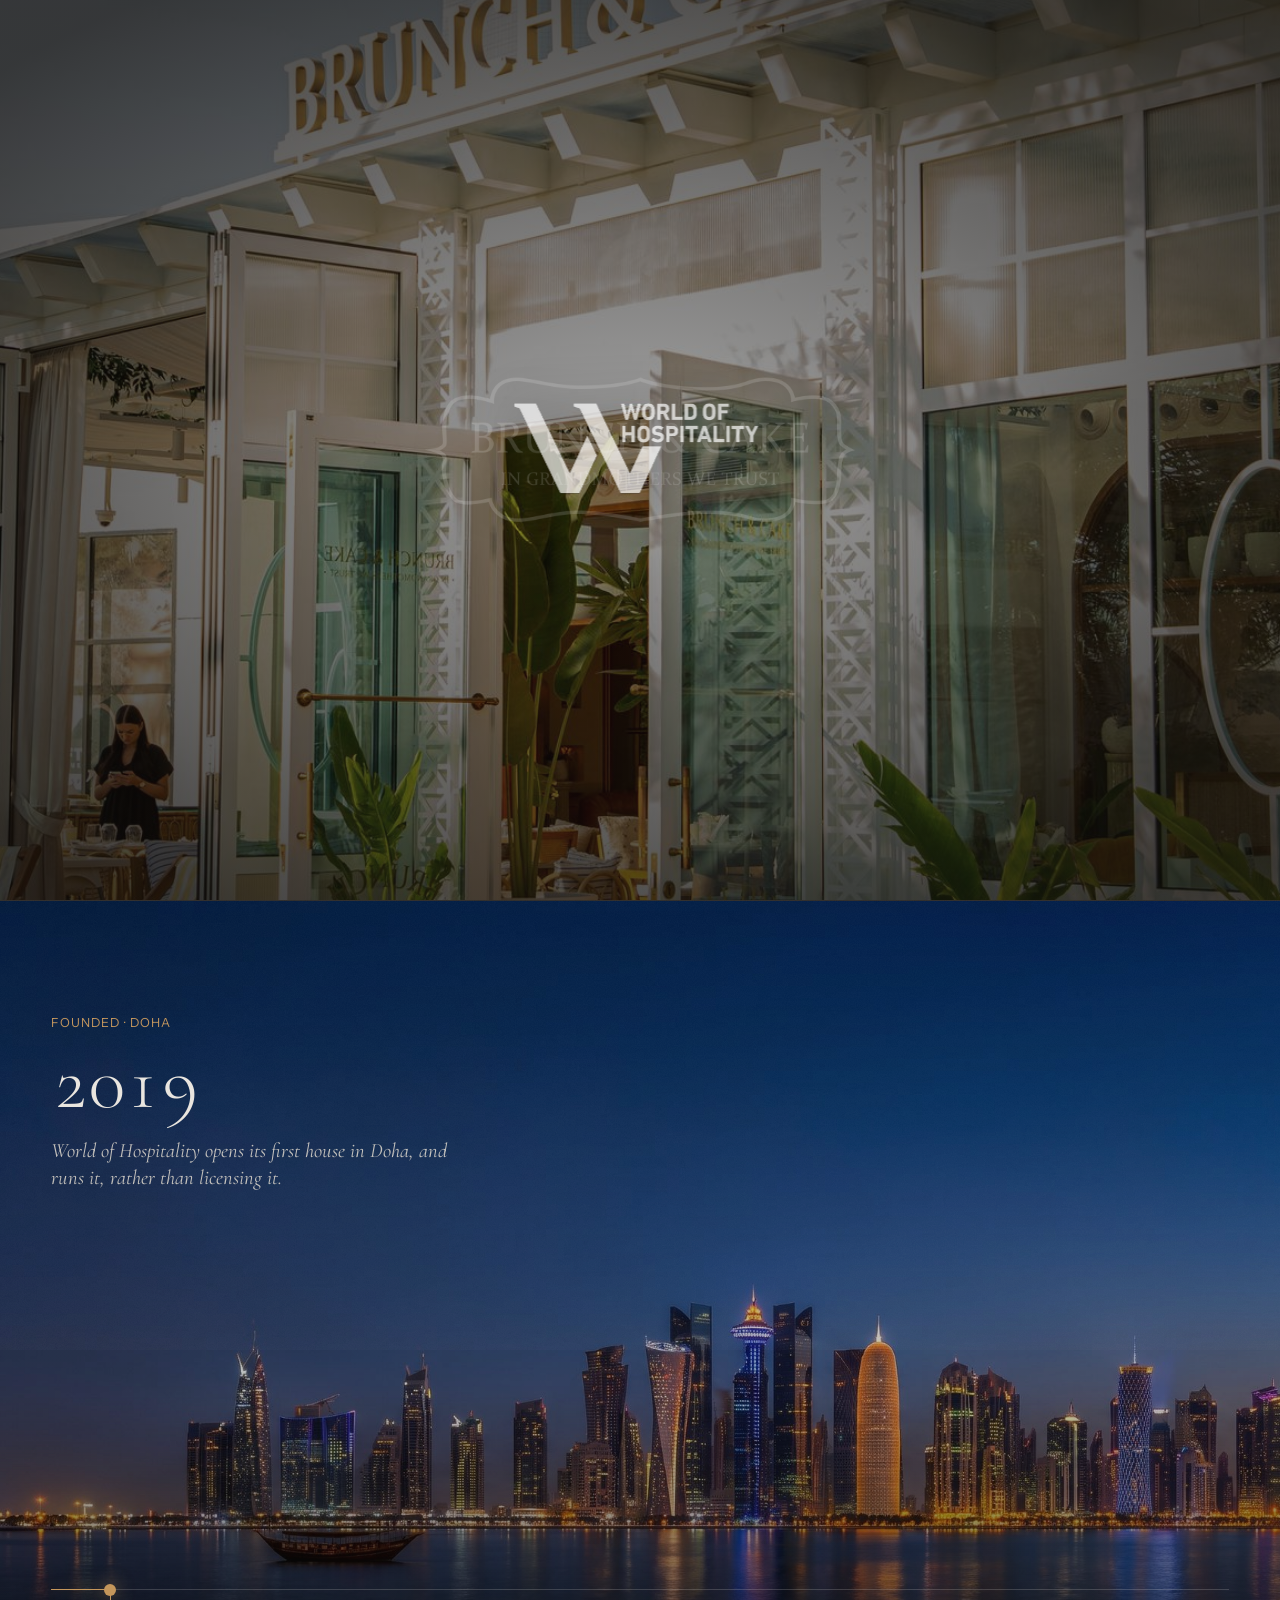
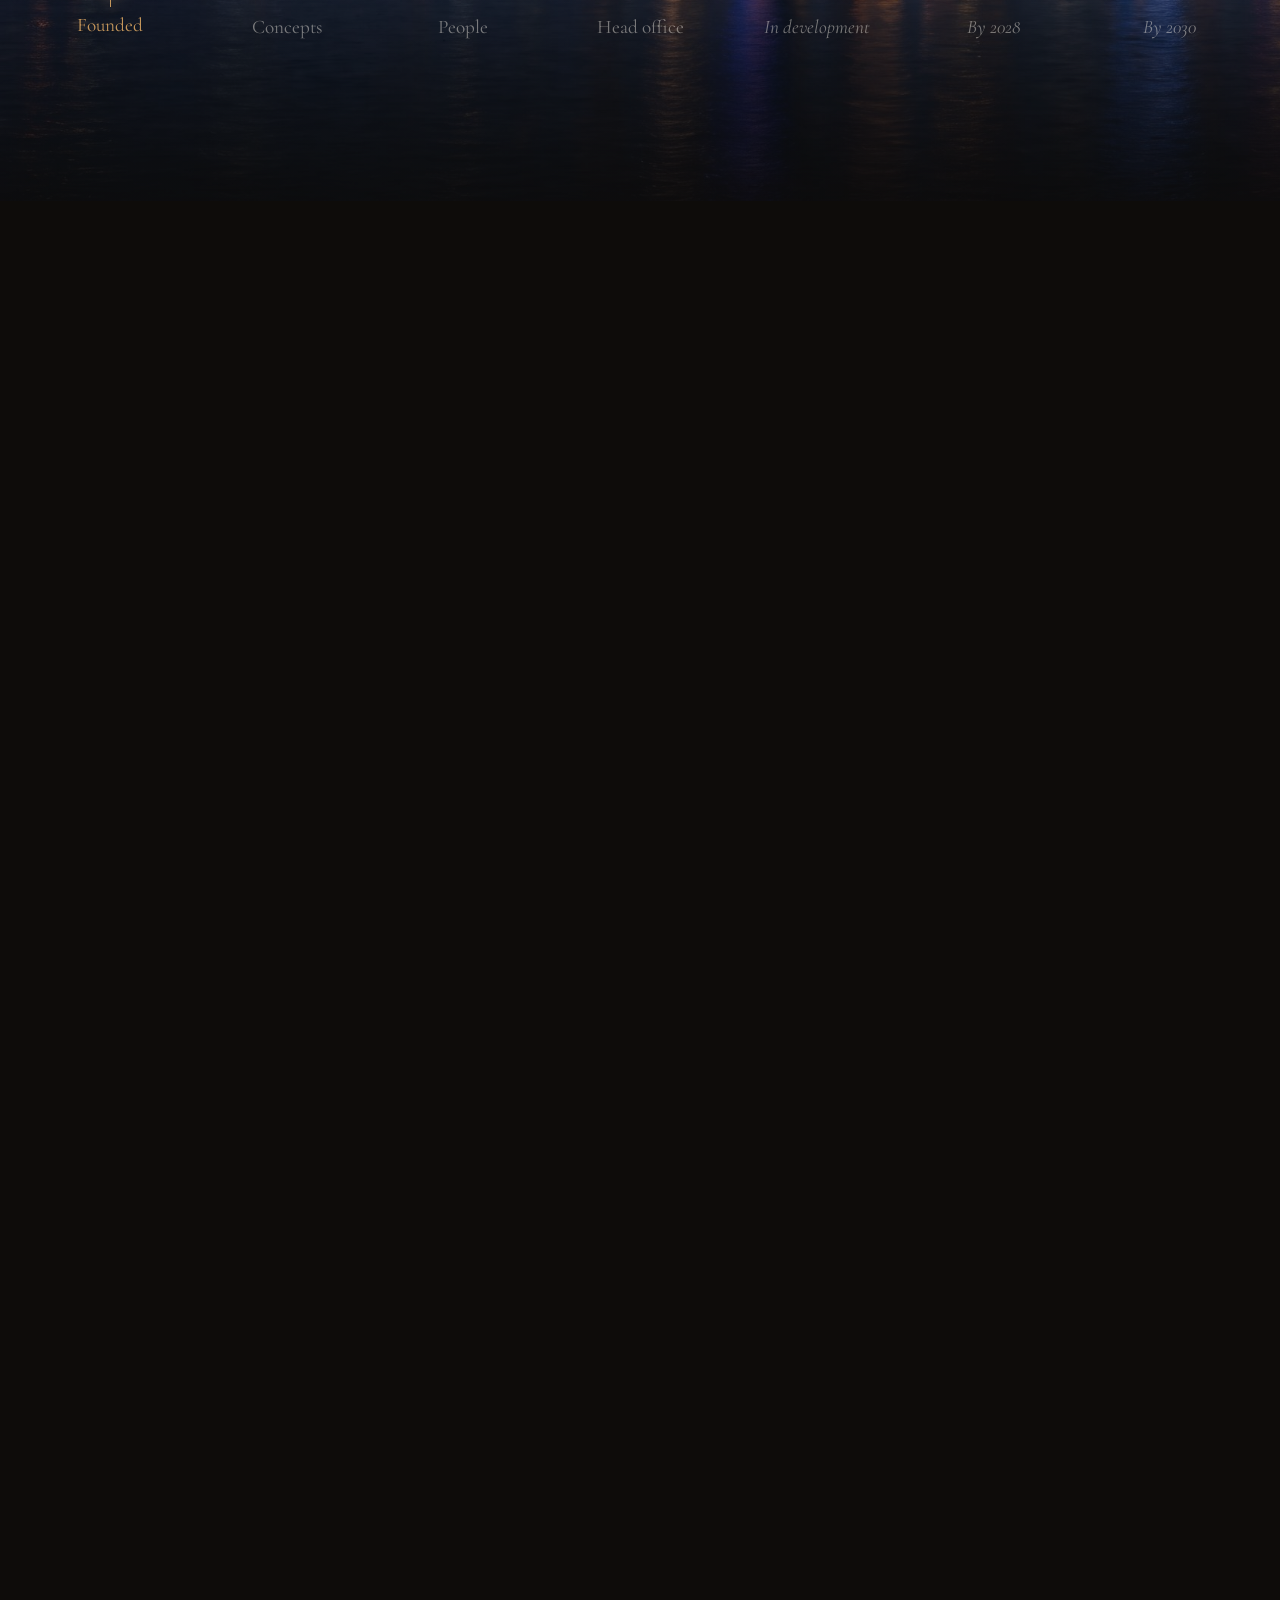
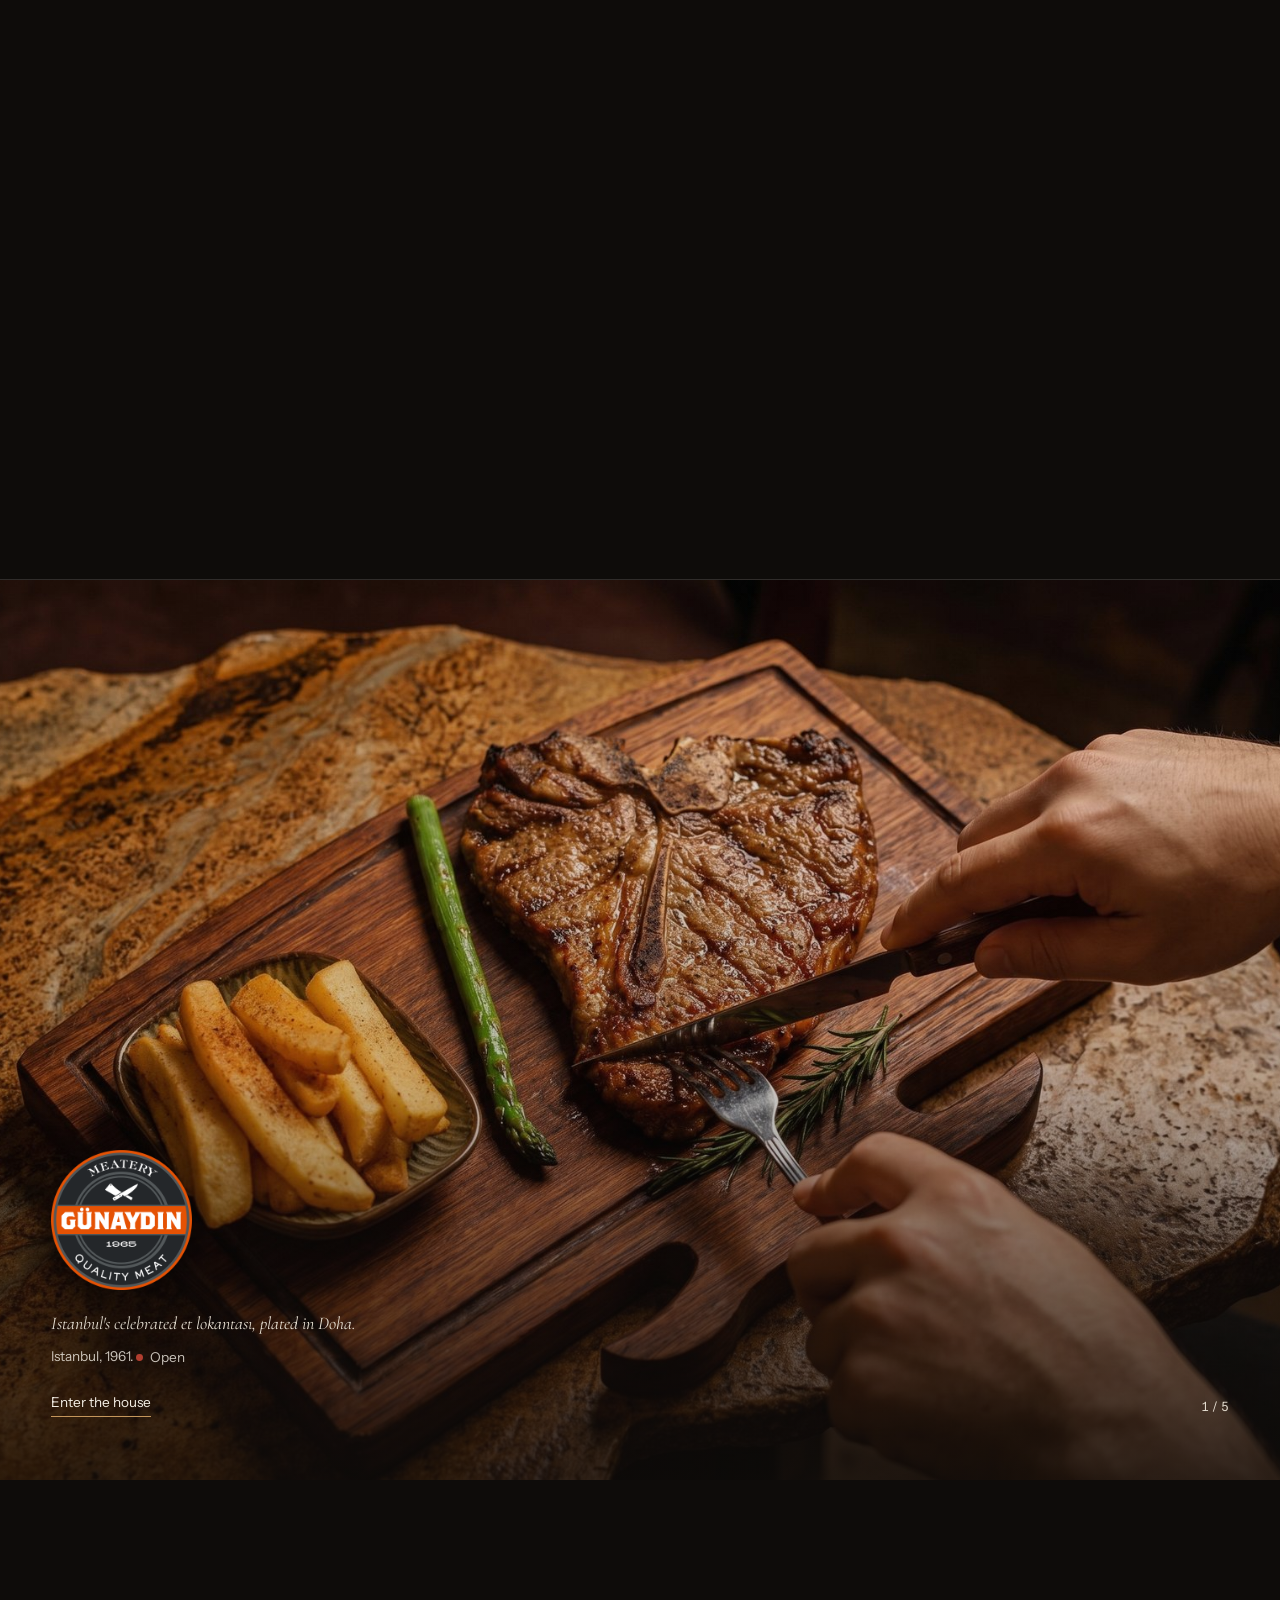
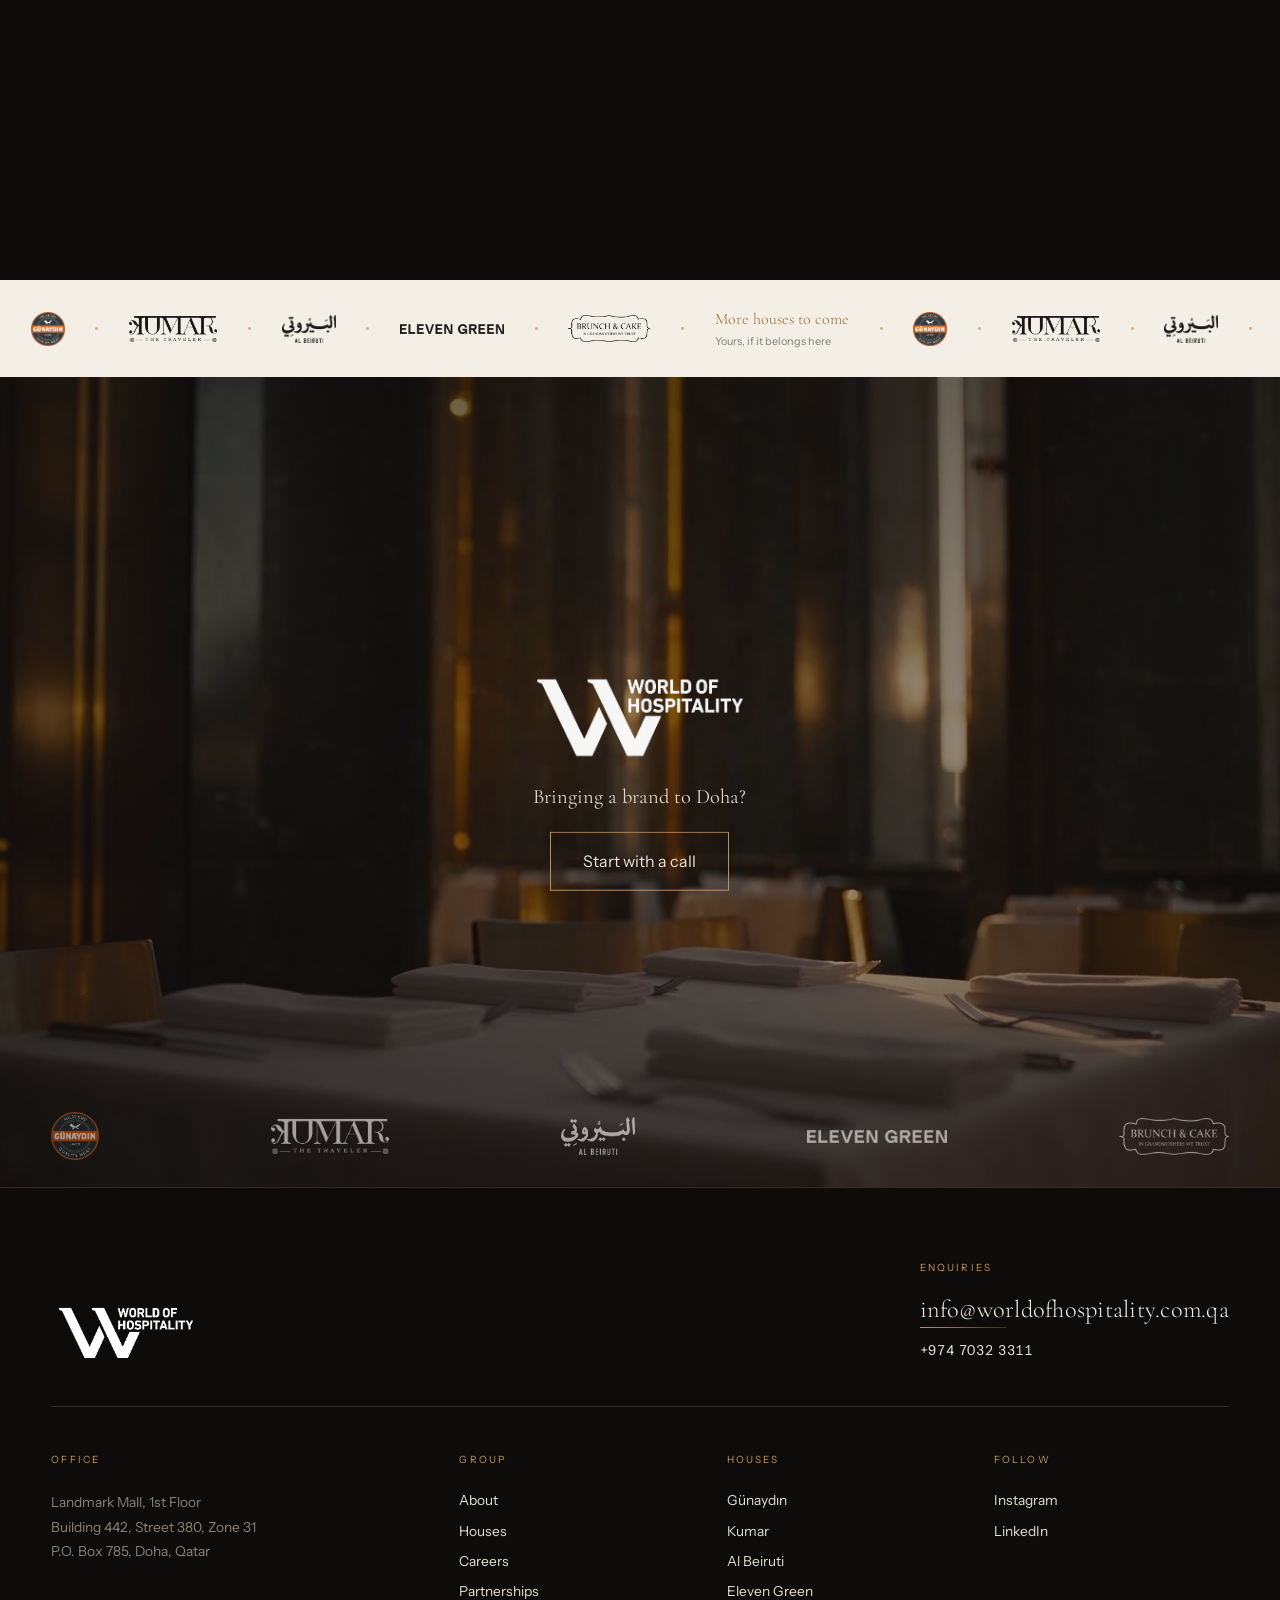
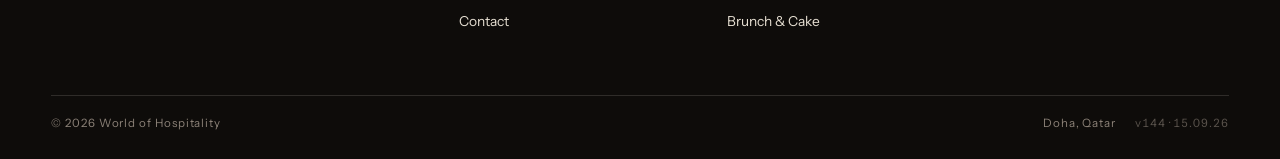
<file: index.html>
<!doctype html>
<html lang="en">
<head>
<meta charset="utf-8">
<meta name="viewport" content="width=device-width, initial-scale=1">
<title>World of Hospitality</title>
<meta name="description" content="World of Hospitality operates five restaurant houses in Doha. Günaydın, Kumar, Al Beiruti, Eleven Green, Brunch &amp; Cake.">
<link rel="preconnect" href="https://fonts.googleapis.com">
<link rel="preconnect" href="https://fonts.gstatic.com" crossorigin>
<link rel="stylesheet" href="https://fonts.googleapis.com/css2?family=Cormorant+Garamond:ital,wght@0,300;0,400;0,500;1,300;1,400&family=Instrument+Sans:wght@400;500&display=swap">
<link rel="stylesheet" href="css/home.css?v=144">
<link rel="stylesheet" href="css/house.css?v=144">
</head>
<body class="is-loading">

<div class="veil" id="veil" aria-hidden="true">
  <div class="veil__cuts"><div class="veil__cut" data-house="gunaydin"><img src="images/brands/gunaydin-1.jpg" alt=""><span class="veil__cutlogo"><img class="logo logo--gunaydin" src="images/brands/gunaydin.png" alt="Günaydın" width="700" height="699"></span></div><div class="veil__cut" data-house="kumar"><img src="images/brands/kumar-1.jpg" alt=""><span class="veil__cutlogo"><img class="logo logo--kumar" src="images/brands/kumar.png" alt="Kumar" width="1200" height="356"></span></div><div class="veil__cut" data-house="al-beiruti"><img src="images/brands/al-beiruti-table.jpg" alt=""><span class="veil__cutlogo"><img class="logo logo--al-beiruti" src="images/brands/al-beiruti.png" alt="Al Beiruti" width="900" height="466"></span></div><div class="veil__cut" data-house="eleven-green"><img src="images/brands/eleven-green-1.jpg" alt=""><span class="veil__cutlogo"><img class="logo logo--eleven-green" src="images/brands/eleven-green.png" alt="Eleven Green" width="1200" height="114"></span></div><div class="veil__cut" data-house="brunch-cake"><img src="images/brands/brunch-cake-1.jpg" alt=""><span class="veil__cutlogo"><img class="logo logo--brunch-cake" src="images/brands/brunch-cake.png" alt="Brunch &amp; Cake" width="1200" height="404"></span></div></div>
  <div class="veil__flash"></div>
  <img class="veil__mark" src="images/woh-logo.png" alt="" width="240" height="80">
</div>
<div class="grain" aria-hidden="true"></div>

<header class="nav" id="nav">
  <a href="index.html" class="nav__brand" aria-label="World of Hospitality home">
    <img src="images/woh-logo.png" alt="World of Hospitality" class="nav__logo" width="150" height="50">
  </a>
  <nav class="nav__links" aria-label="Primary">
    <a href="about.html">About</a>
    <a href="index.html#houses">Houses</a>
    <a href="careers.html">Careers</a>
    <a href="contact.html">Contact</a>
  </nav>
  <a href="partnerships.html" class="nav__cta">Partner with us</a>
  <button class="nav__toggle" id="navToggle" aria-label="Open menu" aria-expanded="false"><span></span><span></span></button>
  <span class="nav__rule" aria-hidden="true"></span>
</header>

<div class="menu" id="menu" aria-hidden="true">
  <nav class="menu__links" aria-label="Mobile">
    <a href="about.html">About</a>
    <a href="index.html#houses">Houses</a>
    <a href="careers.html">Careers</a>
    <a href="contact.html">Contact</a>
    <a href="partnerships.html">Partner with us</a>
  </nav>
  <div class="menu__houses"><a href="gunaydin.html" class="proof__logo proof__logo--gunaydin"><img class="logo logo--gunaydin" src="images/brands/gunaydin.png" alt="Günaydın" width="700" height="699"></a><a href="kumar.html" class="proof__logo proof__logo--kumar"><img class="logo logo--kumar" src="images/brands/kumar.png" alt="Kumar" width="1200" height="356"></a><a href="al-beiruti.html" class="proof__logo proof__logo--al-beiruti"><img class="logo logo--al-beiruti" src="images/brands/al-beiruti.png" alt="Al Beiruti" width="900" height="466"></a><a href="eleven-green.html" class="proof__logo proof__logo--eleven-green"><img class="logo logo--eleven-green" src="images/brands/eleven-green.png" alt="Eleven Green" width="1200" height="114"></a><a href="brunch-cake.html" class="proof__logo proof__logo--brunch-cake"><img class="logo logo--brunch-cake" src="images/brands/brunch-cake.png" alt="Brunch &amp; Cake" width="1200" height="404"></a></div>
  <p class="menu__foot">Landmark Mall, Doha<br>+974 7032 3311</p>
</div>

<!-- ============ WALL: the five houses ============ -->
<section class="wall" id="wall" aria-label="The houses">
  <a class="wall__panel" href="gunaydin.html" data-house="gunaydin">
    <div class="wall__media"><video muted loop playsinline preload="metadata" poster="images/brands/gunaydin-1.jpg"><source src="videos/gunaydin.mp4" type="video/mp4"></video></div>
    <div class="wall__logo "><img class="logo logo--gunaydin" src="images/brands/gunaydin.png" alt="Günaydın" width="700" height="699"></div>
    <div class="wall__foot"><span class="wall__meta"><span class="live">Turkish grill<i></i>Open</span></span></div>
  </a>
  <a class="wall__panel" href="kumar.html" data-house="kumar">
    <div class="wall__media"><video muted loop playsinline preload="metadata" poster="images/brands/kumar-1.jpg"><source src="videos/kumar.mp4" type="video/mp4"></video></div>
    <div class="wall__logo "><img class="logo logo--kumar" src="images/brands/kumar.png" alt="Kumar" width="1200" height="356"></div>
    <div class="wall__foot"><span class="wall__meta"><span class="live">Indian<i></i>Open</span></span></div>
  </a>
  <a class="wall__panel" href="al-beiruti.html" data-house="al-beiruti">
    <div class="wall__media"><video muted loop playsinline preload="metadata" poster="images/brands/al-beiruti-table.jpg"><source src="videos/al-beiruti.mp4" type="video/mp4"></video></div>
    <div class="wall__logo "><img class="logo logo--al-beiruti" src="images/brands/al-beiruti.png" alt="Al Beiruti" width="900" height="466"></div>
    <div class="wall__foot"><span class="wall__meta"><span class="live">Lebanese<i></i>Just opened</span></span></div>
  </a>
  <a class="wall__panel" href="eleven-green.html" data-house="eleven-green">
    <div class="wall__media"><video muted loop playsinline preload="metadata" poster="images/brands/eleven-green-1.jpg"><source src="videos/eleven-green.mp4" type="video/mp4"></video></div>
    <div class="wall__logo "><img class="logo logo--eleven-green" src="images/brands/eleven-green.png" alt="Eleven Green" width="1200" height="114"></div>
    <div class="wall__foot"><span class="wall__meta"><span class="live live--soon">Burgers<i></i>Soon</span></span></div>
  </a>
  <a class="wall__panel" href="brunch-cake.html" data-house="brunch-cake">
    <div class="wall__media"><img src="images/brands/brunch-cake-1.jpg" alt=""></div>
    <div class="wall__logo "><img class="logo logo--brunch-cake" src="images/brands/brunch-cake.png" alt="Brunch &amp; Cake" width="1200" height="404"></div>
    <div class="wall__foot"><span class="wall__meta"><span class="live live--soon">All-day brunch<i></i>Late 2026</span></span></div>
  </a>
</section>

<!-- ============ ROAD: 2019 to 2030 ============ -->
<section class="road" id="road" aria-label="The road so far and the road ahead">
  <div class="road__stage">
    <div class="road__media"><div class="road__strip" id="roadStrip"><img src="images/doha/skyline.jpg" alt="The Doha skyline at blue hour"></div></div>
    <div class="road__head">
      <span class="road__kicker" id="roadKicker">Founded · Doha</span>
      <span class="road__year" id="roadYear">2019</span>
      <p class="road__note" id="roadNote">World of Hospitality opens its first house in Doha, and runs it, rather than licensing it.</p>
    </div>
    <div class="road__rail">
      <div class="road__line"><span class="road__fill" id="roadFill"></span><span class="road__cursor" id="roadCursor"></span></div>
      <ol class="road__nodes" id="roadNodes"><li class="road__node" style="left:5.00%" data-i="0" data-big="2019" data-city="Doha" data-note="World of Hospitality opens its first house in Doha, and runs it, rather than licensing it." data-pct="5.00"><span class="road__hit"><span class="road__stop">Founded</span><span class="road__dot"></span></span></li><li class="road__node" style="left:20.00%" data-i="1" data-big="Five" data-city="Four cuisines" data-note="Turkish, Indian, Lebanese, a burger bistro and an all-day Mediterranean table. Each brought from its home city." data-pct="20.00"><span class="road__hit"><span class="road__stop">Concepts</span><span class="road__dot"></span></span></li><li class="road__node" style="left:35.00%" data-i="2" data-big="300+" data-city="On the floor and in the kitchen" data-note="Senior-led teams on every shift. Recruited for the brand, trained to its own standard." data-pct="35.00"><span class="road__hit"><span class="road__stop">People</span><span class="road__dot"></span></span></li><li class="road__node" style="left:50.00%" data-i="3" data-big="Landmark Mall" data-city="Doha" data-note="Finance, licensing, supply and reporting run centrally, so each house can concentrate on service." data-pct="50.00"><span class="road__hit"><span class="road__stop">Head office</span><span class="road__dot"></span></span></li><li class="road__node road__node--future" style="left:65.00%" data-i="4" data-big="Two" data-city="Opening 2026" data-note="Eleven Green and Brunch &amp; Cake are in fit-out now. Both open before the year ends." data-pct="65.00"><span class="road__hit"><span class="road__stop">In development</span><span class="road__dot"></span></span></li><li class="road__node road__node--future" style="left:80.00%" data-i="5" data-big="Ten" data-city="Houses" data-note="The next five concepts are in conversation. Each one has to belong in Doha before it is signed." data-pct="80.00"><span class="road__hit"><span class="road__stop">By 2028</span><span class="road__dot"></span></span></li><li class="road__node road__node--future" style="left:95.00%" data-i="6" data-big="Three" data-city="Gulf markets" data-note="Doha first, then two more Gulf capitals with the same operating model." data-pct="95.00"><span class="road__hit"><span class="road__stop">By 2030</span><span class="road__dot"></span></span></li></ol>
    </div>
  </div>
</section>

<!-- ============ REEL: each house, full screen ============ -->
<section class="reel" id="houses" aria-label="The houses, one by one" style="--n:5">
<div class="reel__stage">
  <a class="reel__slide" href="gunaydin.html" data-house="gunaydin">
    <div class="reel__media"><picture><source media="(max-width: 900px)" srcset="images/brands/gunaydin-m.jpg"><img src="images/brands/gunaydin-2.jpg" alt="" loading="lazy"></picture></div>
    <div class="reel__copy">
      <span class="reel__logo"><img class="logo logo--gunaydin" src="images/brands/gunaydin.png" alt="Günaydın" width="700" height="699"></span>
      <span class="reel__line">Istanbul's celebrated et lokantası, plated in Doha.</span>
      <span class="reel__meta">Istanbul, 1961. <span class="live"><i></i>Open</span></span>
      <span class="reel__go">Enter the house</span>
    </div>
  </a>
  <a class="reel__slide" href="kumar.html" data-house="kumar">
    <div class="reel__media"><picture><source media="(max-width: 900px)" srcset="images/brands/kumar-m.jpg"><img src="images/brands/kumar-2.jpg" alt="" loading="lazy"></picture></div>
    <div class="reel__copy">
      <span class="reel__logo"><img class="logo logo--kumar" src="images/brands/kumar.png" alt="Kumar" width="1200" height="356"></span>
      <span class="reel__line">A modern Indian table. Regional, warm, considered.</span>
      <span class="reel__meta">Kuwait, with MK Group. <span class="live"><i></i>Open</span></span>
      <span class="reel__go">Enter the house</span>
    </div>
  </a>
  <a class="reel__slide" href="al-beiruti.html" data-house="al-beiruti">
    <div class="reel__media"><picture><source media="(max-width: 900px)" srcset="images/brands/al-beiruti-m.jpg"><img src="images/brands/al-beiruti-room.jpg" alt="" loading="lazy"></picture></div>
    <div class="reel__copy">
      <span class="reel__logo"><img class="logo logo--al-beiruti" src="images/brands/al-beiruti.png" alt="Al Beiruti" width="900" height="466"></span>
      <span class="reel__line">A Beirut neighbourhood story, coming home.</span>
      <span class="reel__meta">Beirut. <span class="live"><i></i>Just opened</span></span>
      <span class="reel__go">Enter the house</span>
    </div>
  </a>
  <a class="reel__slide" href="eleven-green.html" data-house="eleven-green">
    <div class="reel__media"><picture><source media="(max-width: 900px)" srcset="images/brands/eleven-green-m.jpg"><img src="images/brands/eleven-green-2.jpg" alt="" loading="lazy"></picture></div>
    <div class="reel__copy">
      <span class="reel__logo"><img class="logo logo--eleven-green" src="images/brands/eleven-green.png" alt="Eleven Green" width="1200" height="114"></span>
      <span class="reel__line">The Bull Burger is in town.</span>
      <span class="reel__meta">Dubai, 2023. <span class="live live--soon"><i></i>Opening soon</span></span>
      <span class="reel__go">Enter the house</span>
    </div>
  </a>
  <a class="reel__slide" href="brunch-cake.html" data-house="brunch-cake">
    <div class="reel__media"><picture><source media="(max-width: 900px)" srcset="images/brands/brunch-cake-m.jpg"><img src="images/brands/brunch-cake-2.jpg" alt="" loading="lazy"></picture></div>
    <div class="reel__copy">
      <span class="reel__logo"><img class="logo logo--brunch-cake" src="images/brands/brunch-cake.png" alt="Brunch &amp; Cake" width="1200" height="404"></span>
      <span class="reel__line">Grandma's goodness, thoughtfully served.</span>
      <span class="reel__meta">Barcelona, 2010. <span class="live live--soon"><i></i>Late 2026</span></span>
      <span class="reel__go">Enter the house</span>
    </div>
  </a>
<span class="reel__count"><span class="reel__idx">1</span> / 5</span>
</div>
</section>

<!-- ============ MARQUEE: the houses, and the next one ============ -->
<section class="marquee" id="about" aria-label="The houses">
  <div class="marquee__track"><a href="gunaydin.html" class="marquee__item proof__logo proof__logo--gunaydin"><img class="logo logo--gunaydin" src="images/brands/gunaydin.png" alt="Günaydın" width="700" height="699"></a><span class="marquee__dot"></span><a href="kumar.html" class="marquee__item proof__logo proof__logo--kumar"><img class="logo logo--kumar" src="images/brands/kumar.png" alt="Kumar" width="1200" height="356"></a><span class="marquee__dot"></span><a href="al-beiruti.html" class="marquee__item proof__logo proof__logo--al-beiruti"><img class="logo logo--al-beiruti" src="images/brands/al-beiruti.png" alt="Al Beiruti" width="900" height="466"></a><span class="marquee__dot"></span><a href="eleven-green.html" class="marquee__item proof__logo proof__logo--eleven-green"><img class="logo logo--eleven-green" src="images/brands/eleven-green.png" alt="Eleven Green" width="1200" height="114"></a><span class="marquee__dot"></span><a href="brunch-cake.html" class="marquee__item proof__logo proof__logo--brunch-cake"><img class="logo logo--brunch-cake" src="images/brands/brunch-cake.png" alt="Brunch &amp; Cake" width="1200" height="404"></a><span class="marquee__dot"></span><a href="partnerships.html" class="marquee__item marquee__next">More houses to come<em>Yours, if it belongs here</em></a><span class="marquee__dot"></span><a href="gunaydin.html" class="marquee__item proof__logo proof__logo--gunaydin"><img class="logo logo--gunaydin" src="images/brands/gunaydin.png" alt="Günaydın" width="700" height="699"></a><span class="marquee__dot"></span><a href="kumar.html" class="marquee__item proof__logo proof__logo--kumar"><img class="logo logo--kumar" src="images/brands/kumar.png" alt="Kumar" width="1200" height="356"></a><span class="marquee__dot"></span><a href="al-beiruti.html" class="marquee__item proof__logo proof__logo--al-beiruti"><img class="logo logo--al-beiruti" src="images/brands/al-beiruti.png" alt="Al Beiruti" width="900" height="466"></a><span class="marquee__dot"></span><a href="eleven-green.html" class="marquee__item proof__logo proof__logo--eleven-green"><img class="logo logo--eleven-green" src="images/brands/eleven-green.png" alt="Eleven Green" width="1200" height="114"></a><span class="marquee__dot"></span><a href="brunch-cake.html" class="marquee__item proof__logo proof__logo--brunch-cake"><img class="logo logo--brunch-cake" src="images/brands/brunch-cake.png" alt="Brunch &amp; Cake" width="1200" height="404"></a><span class="marquee__dot"></span><a href="partnerships.html" class="marquee__item marquee__next">More houses to come<em>Yours, if it belongs here</em></a><span class="marquee__dot"></span></div>
</section>

<!-- ============ CLOSE over film ============ -->
<section class="finale" id="close">
  <div class="finale__media">
    <video muted loop playsinline autoplay preload="metadata" poster="images/close-poster.jpg"><source src="video/close.mp4" type="video/mp4"></video>
  </div>
  <div class="finale__copy">
    <img src="images/woh-logo.png" alt="World of Hospitality" width="240" height="80" data-reveal>
    <p data-reveal>Bringing a brand to Doha?</p>
    <a href="partnerships.html" class="close__cta" data-reveal>Start with a call</a>
  </div>
  <div class="finale__logos" data-reveal><a href="gunaydin.html" class="proof__logo proof__logo--gunaydin"><img class="logo logo--gunaydin" src="images/brands/gunaydin.png" alt="Günaydın" width="700" height="699"></a><a href="kumar.html" class="proof__logo proof__logo--kumar"><img class="logo logo--kumar" src="images/brands/kumar.png" alt="Kumar" width="1200" height="356"></a><a href="al-beiruti.html" class="proof__logo proof__logo--al-beiruti"><img class="logo logo--al-beiruti" src="images/brands/al-beiruti.png" alt="Al Beiruti" width="900" height="466"></a><a href="eleven-green.html" class="proof__logo proof__logo--eleven-green"><img class="logo logo--eleven-green" src="images/brands/eleven-green.png" alt="Eleven Green" width="1200" height="114"></a><a href="brunch-cake.html" class="proof__logo proof__logo--brunch-cake"><img class="logo logo--brunch-cake" src="images/brands/brunch-cake.png" alt="Brunch &amp; Cake" width="1200" height="404"></a></div>
</section>

<footer class="foot">
  <div class="foot__top">
    <a href="index.html" class="foot__brand" aria-label="World of Hospitality home">
      <img src="images/woh-logo.png" alt="World of Hospitality" width="150" height="50">
    </a>
    <div class="foot__contact">
      <span class="foot__eyebrow">Enquiries</span>
      <a class="foot__mail" href="mailto:info@worldofhospitality.com.qa">info@worldofhospitality.com.qa</a>
      <a class="foot__tel" href="tel:+97470323311">+974 7032 3311</a>
    </div>
  </div>
  <div class="foot__grid">
    <div class="foot__col foot__col--office">
      <span class="foot__eyebrow">Office</span>
      <address>Landmark Mall, 1st Floor<br>Building 442, Street 380, Zone 31<br>P.O. Box 785, Doha, Qatar</address>
    </div>
    <div class="foot__col">
      <span class="foot__eyebrow">Group</span>
      <a href="about.html">About</a>
      <a href="index.html#houses">Houses</a>
      <a href="careers.html">Careers</a>
      <a href="partnerships.html">Partnerships</a>
      <a href="contact.html">Contact</a>
    </div>
    <div class="foot__col">
      <span class="foot__eyebrow">Houses</span>
      <a href="gunaydin.html">Günaydın</a>
      <a href="kumar.html">Kumar</a>
      <a href="al-beiruti.html">Al Beiruti</a>
      <a href="eleven-green.html">Eleven Green</a>
      <a href="brunch-cake.html">Brunch &amp; Cake</a>
    </div>
    <div class="foot__col">
      <span class="foot__eyebrow">Follow</span>
      <a href="https://www.instagram.com/albeirutiqa" target="_blank" rel="noopener">Instagram</a>
      <a href="https://www.linkedin.com/company/worldofhospitalityqa" target="_blank" rel="noopener">LinkedIn</a>
    </div>
  </div>
  <div class="foot__bottom">
    <span>© <span data-year>2026</span> World of Hospitality</span>
    <span class="foot__bottom-right">Doha, Qatar <span class="foot__ver">v144 · 15.09.26</span></span>
  </div>
</footer>

<script src="js/vendor/gsap.min.js?v=144"></script>
<script src="js/vendor/ScrollTrigger.min.js?v=144"></script>
<script src="js/vendor/lenis.min.js?v=144"></script>
<script src="js/home.js?v=144"></script>
</body>
</html>
</file>
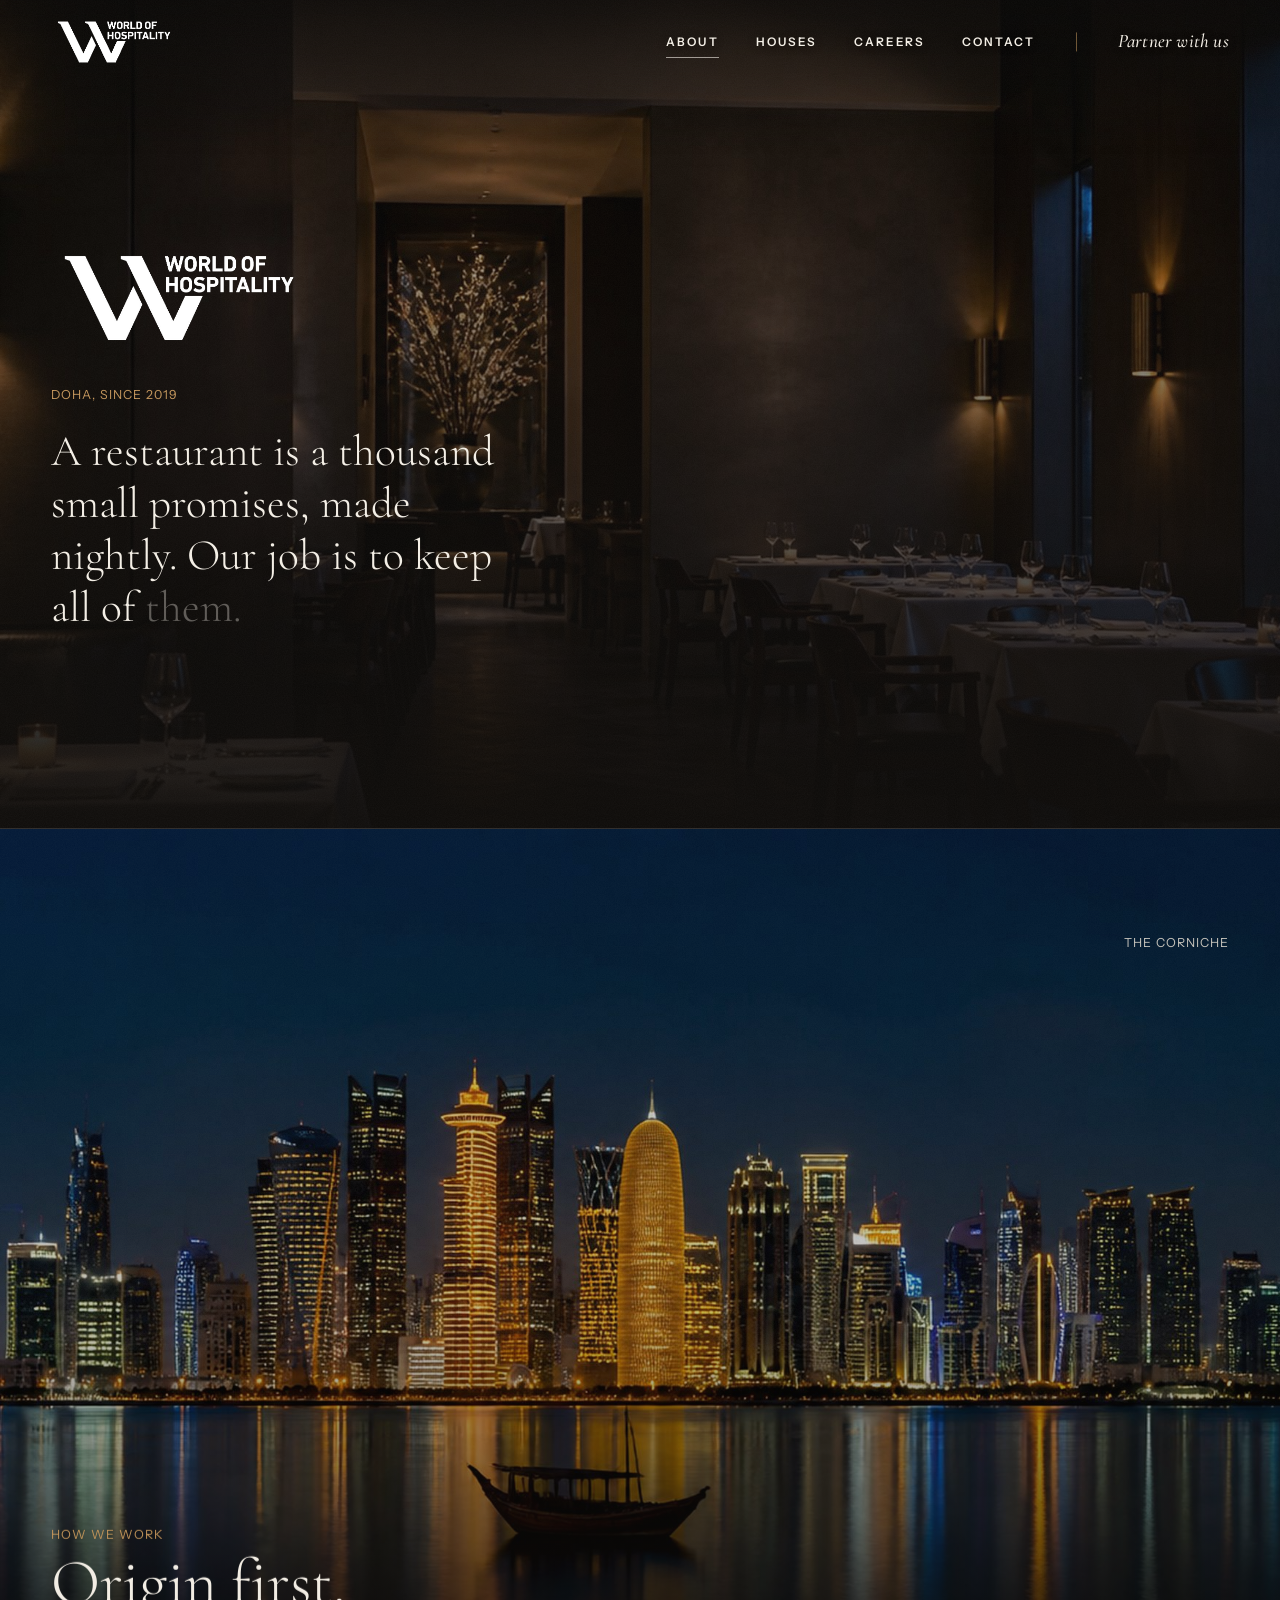
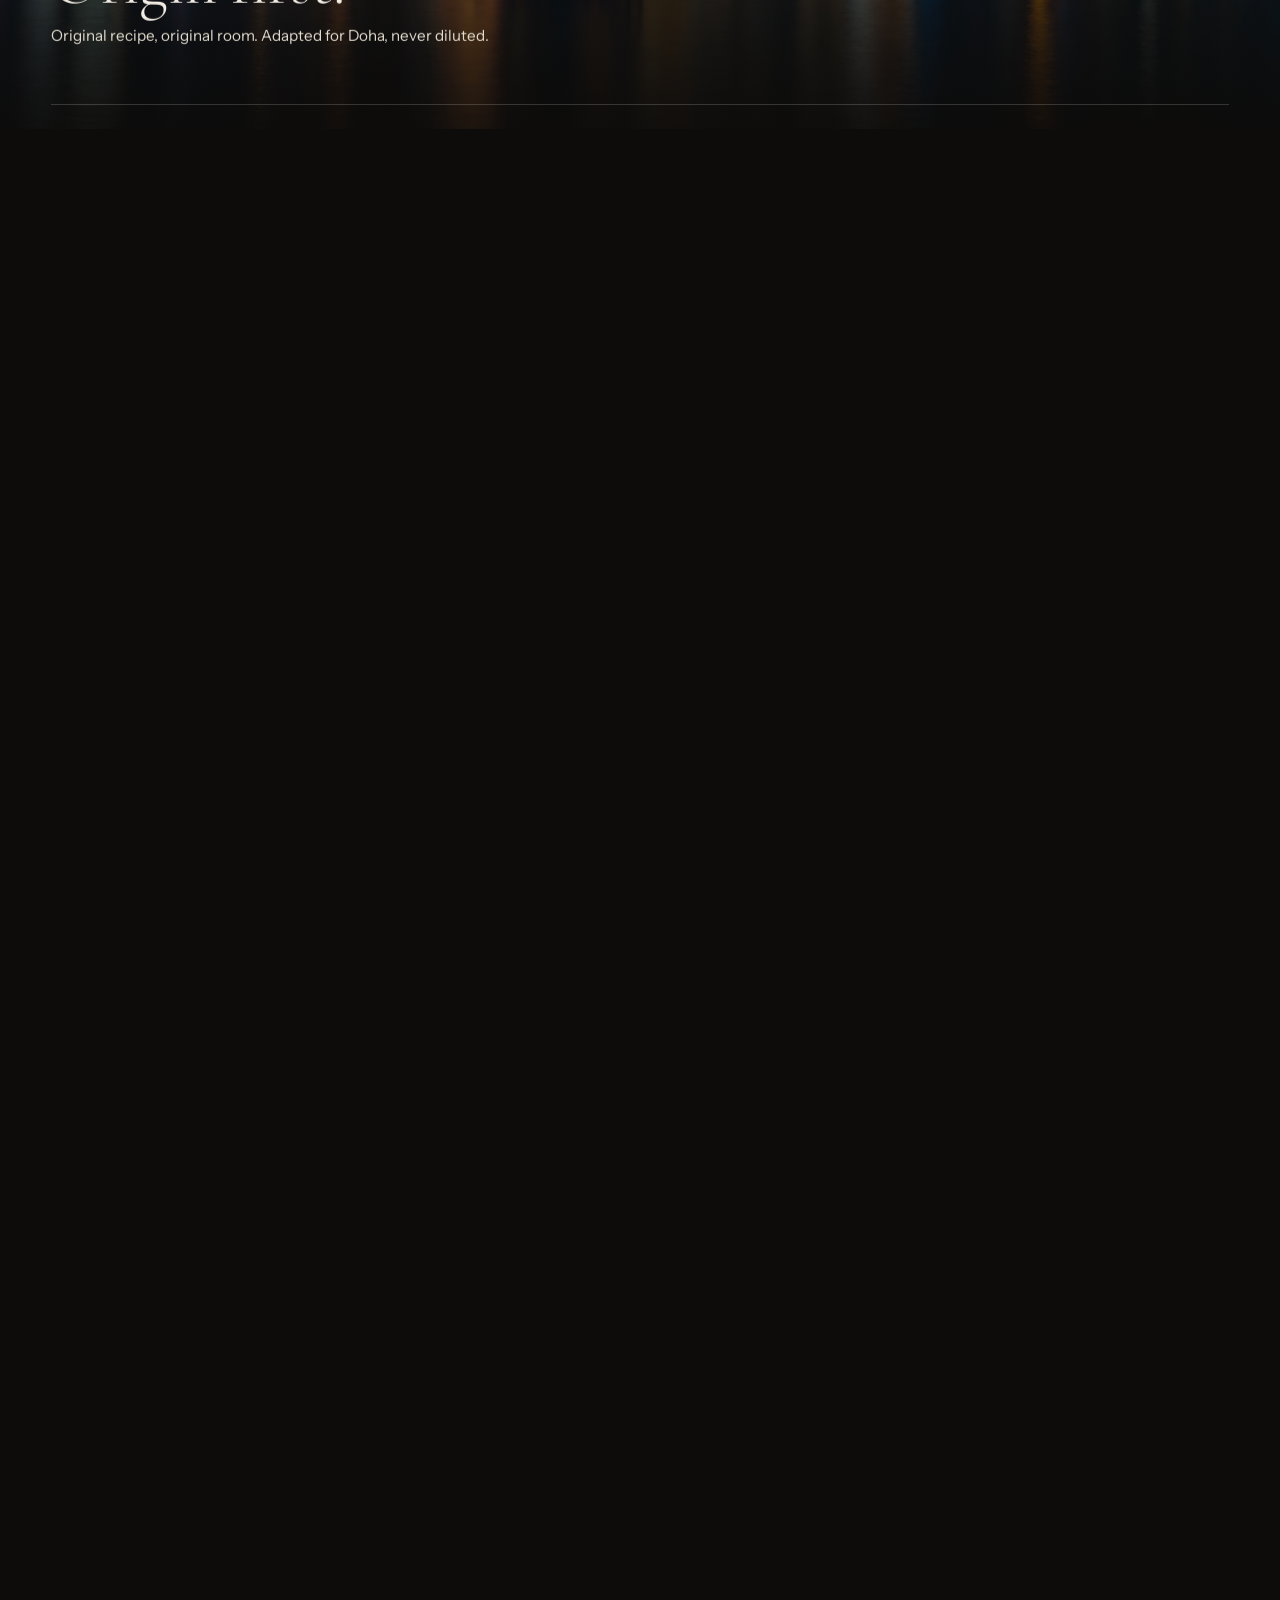
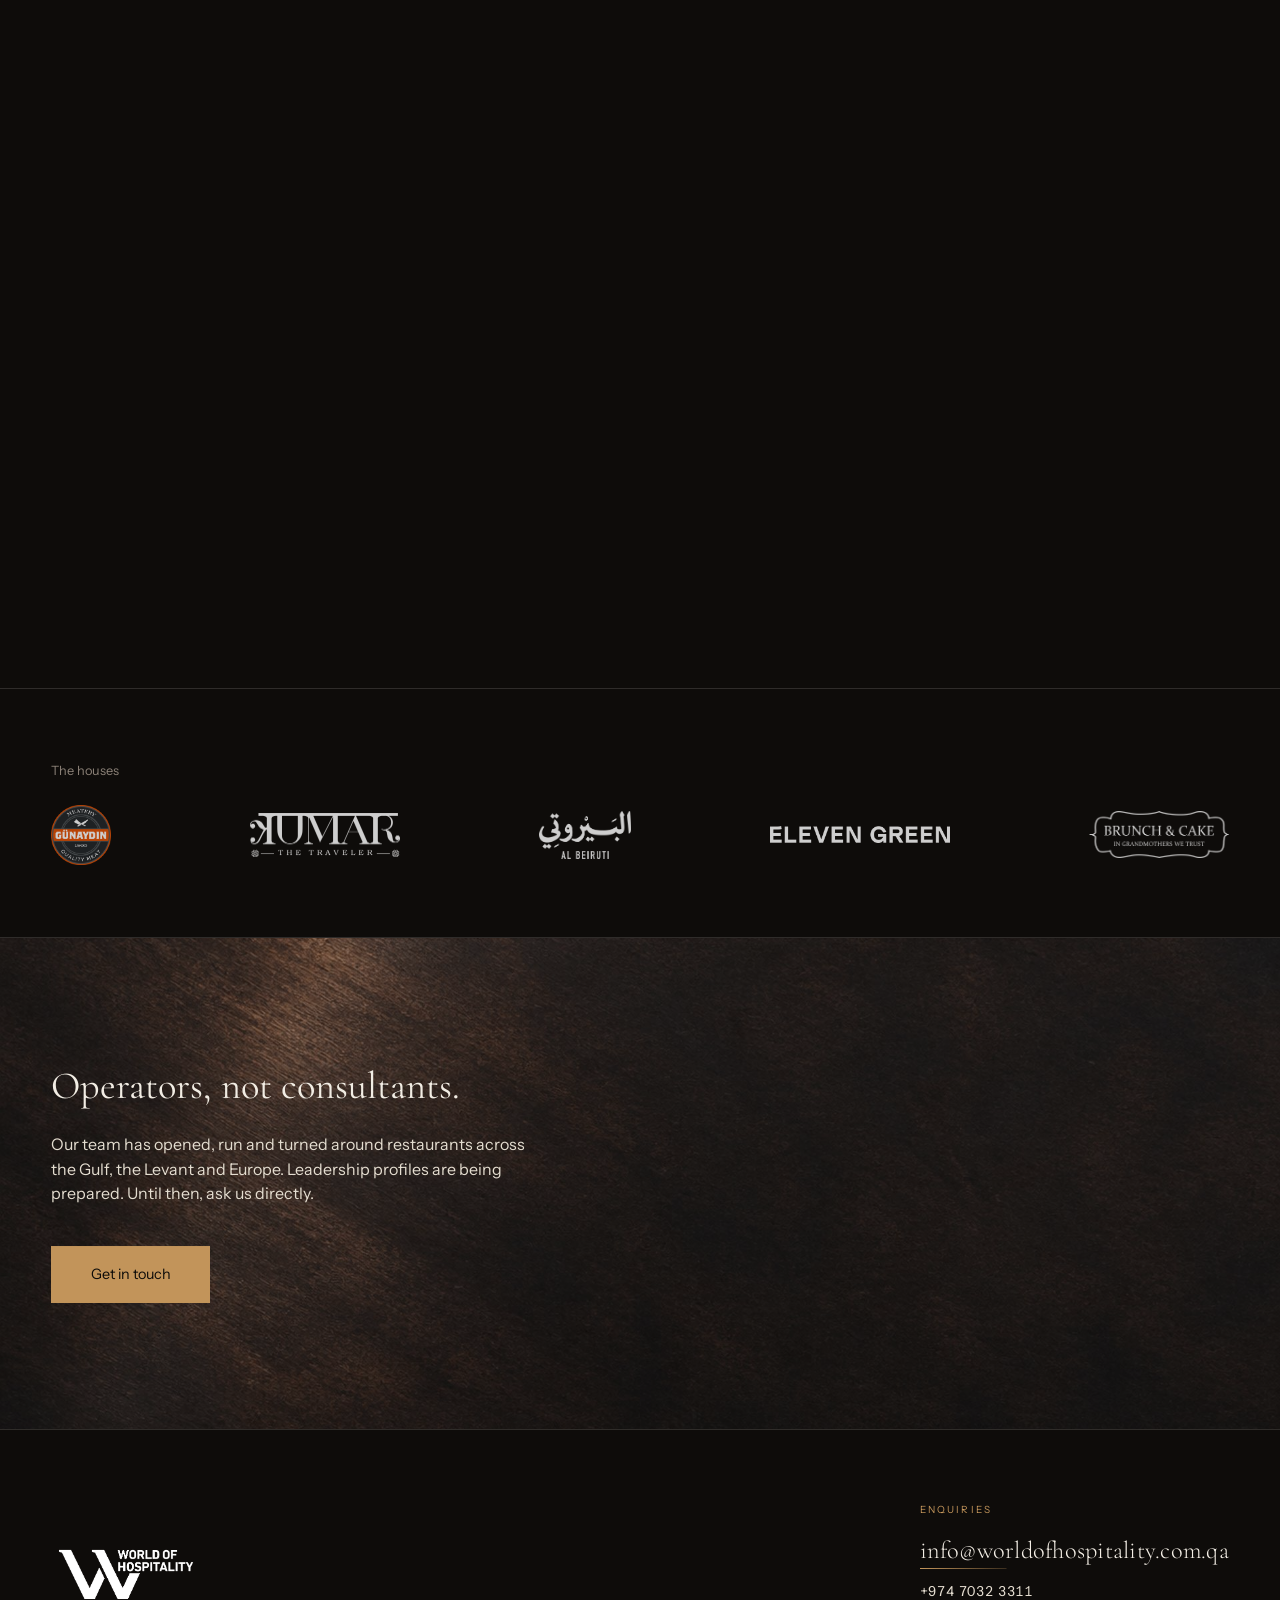
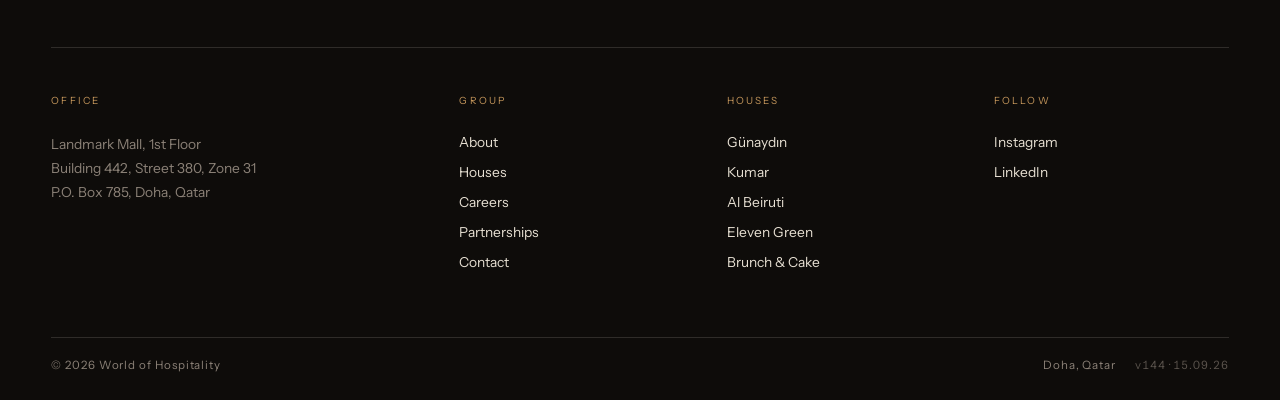
<file: about.html>
<!doctype html>
<html lang="en">
<head>
<meta charset="utf-8">
<meta name="viewport" content="width=device-width, initial-scale=1">
<title>About · World of Hospitality</title>
<meta name="description" content="World of Hospitality. Operators, not licensors. How the group works and who runs it.">
<link rel="preconnect" href="https://fonts.googleapis.com">
<link rel="preconnect" href="https://fonts.gstatic.com" crossorigin>
<link rel="stylesheet" href="https://fonts.googleapis.com/css2?family=Cormorant+Garamond:ital,wght@0,300;0,400;0,500;1,300;1,400&family=Instrument+Sans:wght@400;500&display=swap">
<link rel="stylesheet" href="css/home.css?v=144">
<link rel="stylesheet" href="css/house.css?v=144">
<link rel="stylesheet" href="css/pages.css?v=144">
</head>
<body class="is-loading house-page inner-page">

<div class="veil veil--quick" id="veil" aria-hidden="true"></div>
<div class="grain" aria-hidden="true"></div>

<header class="nav" id="nav">
  <a href="index.html" class="nav__brand" aria-label="World of Hospitality home">
    <img src="images/woh-logo.png" alt="World of Hospitality" class="nav__logo" width="150" height="50">
  </a>
  <nav class="nav__links" aria-label="Primary">
    <a href="about.html" aria-current="page">About</a>
    <a href="index.html#houses">Houses</a>
    <a href="careers.html">Careers</a>
    <a href="contact.html">Contact</a>
  </nav>
  <a href="partnerships.html" class="nav__cta">Partner with us</a>
  <button class="nav__toggle" id="navToggle" aria-label="Open menu" aria-expanded="false"><span></span><span></span></button>
  <span class="nav__rule" aria-hidden="true"></span>
</header>

<div class="menu" id="menu" aria-hidden="true">
  <nav class="menu__links" aria-label="Mobile">
    <a href="about.html">About</a>
    <a href="index.html#houses">Houses</a>
    <a href="careers.html">Careers</a>
    <a href="contact.html">Contact</a>
    <a href="partnerships.html">Partner with us</a>
  </nav>
  <div class="menu__houses"><a href="gunaydin.html" class="proof__logo proof__logo--gunaydin"><img class="logo logo--gunaydin" src="images/brands/gunaydin.png" alt="Günaydın" width="700" height="699"></a><a href="kumar.html" class="proof__logo proof__logo--kumar"><img class="logo logo--kumar" src="images/brands/kumar.png" alt="Kumar" width="1200" height="356"></a><a href="al-beiruti.html" class="proof__logo proof__logo--al-beiruti"><img class="logo logo--al-beiruti" src="images/brands/al-beiruti.png" alt="Al Beiruti" width="900" height="466"></a><a href="eleven-green.html" class="proof__logo proof__logo--eleven-green"><img class="logo logo--eleven-green" src="images/brands/eleven-green.png" alt="Eleven Green" width="1200" height="114"></a><a href="brunch-cake.html" class="proof__logo proof__logo--brunch-cake"><img class="logo logo--brunch-cake" src="images/brands/brunch-cake.png" alt="Brunch &amp; Cake" width="1200" height="404"></a></div>
  <p class="menu__foot">Landmark Mall, Doha<br>+974 7032 3311</p>
</div>

<section class="open open--about">
  <div class="open__media"><img src="images/material/room.jpg" alt="An empty dining room before service"><div class="open__grade"></div></div>
  <div class="open__copy">
    <img class="open__mark" src="images/woh-logo.png" alt="World of Hospitality" width="240" height="80" data-reveal>
    <p class="open__kicker">Doha, since 2019</p>
    <h1 class="open__title open__title--lit lit" data-split>A restaurant is a thousand small promises, made nightly. Our job is to keep all of them.</h1>
  </div>
</section>

<section class="pan" aria-label="How we work">
  <div class="pan__stage">
    <div class="pan__track" id="panTrack">
      <div class="pan__panel">
        <img src="images/doha/corniche.jpg" alt="Doha, West Bay from the Corniche">
        <div class="pan__copy"><span class="pan__kicker">How we work</span><span class="pan__title">Origin first.</span><span class="pan__line">Original recipe, original room. Adapted for Doha, never diluted.</span></div>
        <span class="pan__place">The Corniche</span>
      </div>
      <div class="pan__panel">
        <img src="images/doha/souq.jpg" alt="A lantern-lit souq alley">
        <div class="pan__copy"><span class="pan__kicker">How we work</span><span class="pan__title">Senior people, every shift.</span><span class="pan__line">The people accountable for the result are the people in the building. Not a head office, not a dashboard.</span></div>
        <span class="pan__place">Souq Waqif</span>
      </div>
      <div class="pan__panel">
        <img src="images/doha/lusail.jpg" alt="An arcade in Lusail at dusk">
        <div class="pan__copy"><span class="pan__kicker">How we work</span><span class="pan__title">Built to last.</span><span class="pan__line">Group infrastructure, independent attention. Finance, licensing and supply run centrally. Service, kitchen and character stay the house's own.</span></div>
        <span class="pan__place">Lusail</span>
      </div>
    </div>
    <div class="pan__progress" aria-hidden="true"><span id="panBar"></span></div>
  </div>
</section>

<section class="proof proof--about">
  <p class="proof__label">The houses</p>
  <div class="proof__row"><a href="gunaydin.html" class="proof__logo proof__logo--gunaydin"><img class="logo logo--gunaydin" src="images/brands/gunaydin.png" alt="Günaydın" width="700" height="699"></a><a href="kumar.html" class="proof__logo proof__logo--kumar"><img class="logo logo--kumar" src="images/brands/kumar.png" alt="Kumar" width="1200" height="356"></a><a href="al-beiruti.html" class="proof__logo proof__logo--al-beiruti"><img class="logo logo--al-beiruti" src="images/brands/al-beiruti.png" alt="Al Beiruti" width="900" height="466"></a><a href="eleven-green.html" class="proof__logo proof__logo--eleven-green"><img class="logo logo--eleven-green" src="images/brands/eleven-green.png" alt="Eleven Green" width="1200" height="114"></a><a href="brunch-cake.html" class="proof__logo proof__logo--brunch-cake"><img class="logo logo--brunch-cake" src="images/brands/brunch-cake.png" alt="Brunch &amp; Cake" width="1200" height="404"></a></div>
</section>

<section class="people overfilm" id="leadership">
  <div class="overfilm__media overfilm__media--material"><img src="images/material/bronze.jpg" alt="" loading="lazy"></div>
  <div class="people__copy" data-reveal>
    <h2 class="sec__title">Operators, not consultants.</h2>
    <p>Our team has opened, run and turned around restaurants across the Gulf, the Levant and Europe. Leadership profiles are being prepared. Until then, ask us directly.</p>
    <a class="visit__cta" href="contact.html">Get in touch</a>
  </div>
</section>

<footer class="foot">
  <div class="foot__top">
    <a href="index.html" class="foot__brand" aria-label="World of Hospitality home">
      <img src="images/woh-logo.png" alt="World of Hospitality" width="150" height="50">
    </a>
    <div class="foot__contact">
      <span class="foot__eyebrow">Enquiries</span>
      <a class="foot__mail" href="mailto:info@worldofhospitality.com.qa">info@worldofhospitality.com.qa</a>
      <a class="foot__tel" href="tel:+97470323311">+974 7032 3311</a>
    </div>
  </div>
  <div class="foot__grid">
    <div class="foot__col foot__col--office">
      <span class="foot__eyebrow">Office</span>
      <address>Landmark Mall, 1st Floor<br>Building 442, Street 380, Zone 31<br>P.O. Box 785, Doha, Qatar</address>
    </div>
    <div class="foot__col">
      <span class="foot__eyebrow">Group</span>
      <a href="about.html">About</a>
      <a href="index.html#houses">Houses</a>
      <a href="careers.html">Careers</a>
      <a href="partnerships.html">Partnerships</a>
      <a href="contact.html">Contact</a>
    </div>
    <div class="foot__col">
      <span class="foot__eyebrow">Houses</span>
      <a href="gunaydin.html">Günaydın</a>
      <a href="kumar.html">Kumar</a>
      <a href="al-beiruti.html">Al Beiruti</a>
      <a href="eleven-green.html">Eleven Green</a>
      <a href="brunch-cake.html">Brunch &amp; Cake</a>
    </div>
    <div class="foot__col">
      <span class="foot__eyebrow">Follow</span>
      <a href="https://www.instagram.com/albeirutiqa" target="_blank" rel="noopener">Instagram</a>
      <a href="https://www.linkedin.com/company/worldofhospitalityqa" target="_blank" rel="noopener">LinkedIn</a>
    </div>
  </div>
  <div class="foot__bottom">
    <span>© <span data-year>2026</span> World of Hospitality</span>
    <span class="foot__bottom-right">Doha, Qatar <span class="foot__ver">v144 · 15.09.26</span></span>
  </div>
</footer>

<script src="js/vendor/gsap.min.js?v=144"></script>
<script src="js/vendor/ScrollTrigger.min.js?v=144"></script>
<script src="js/vendor/lenis.min.js?v=144"></script>
<script src="js/site.js?v=144"></script>
</body>
</html>
</file>
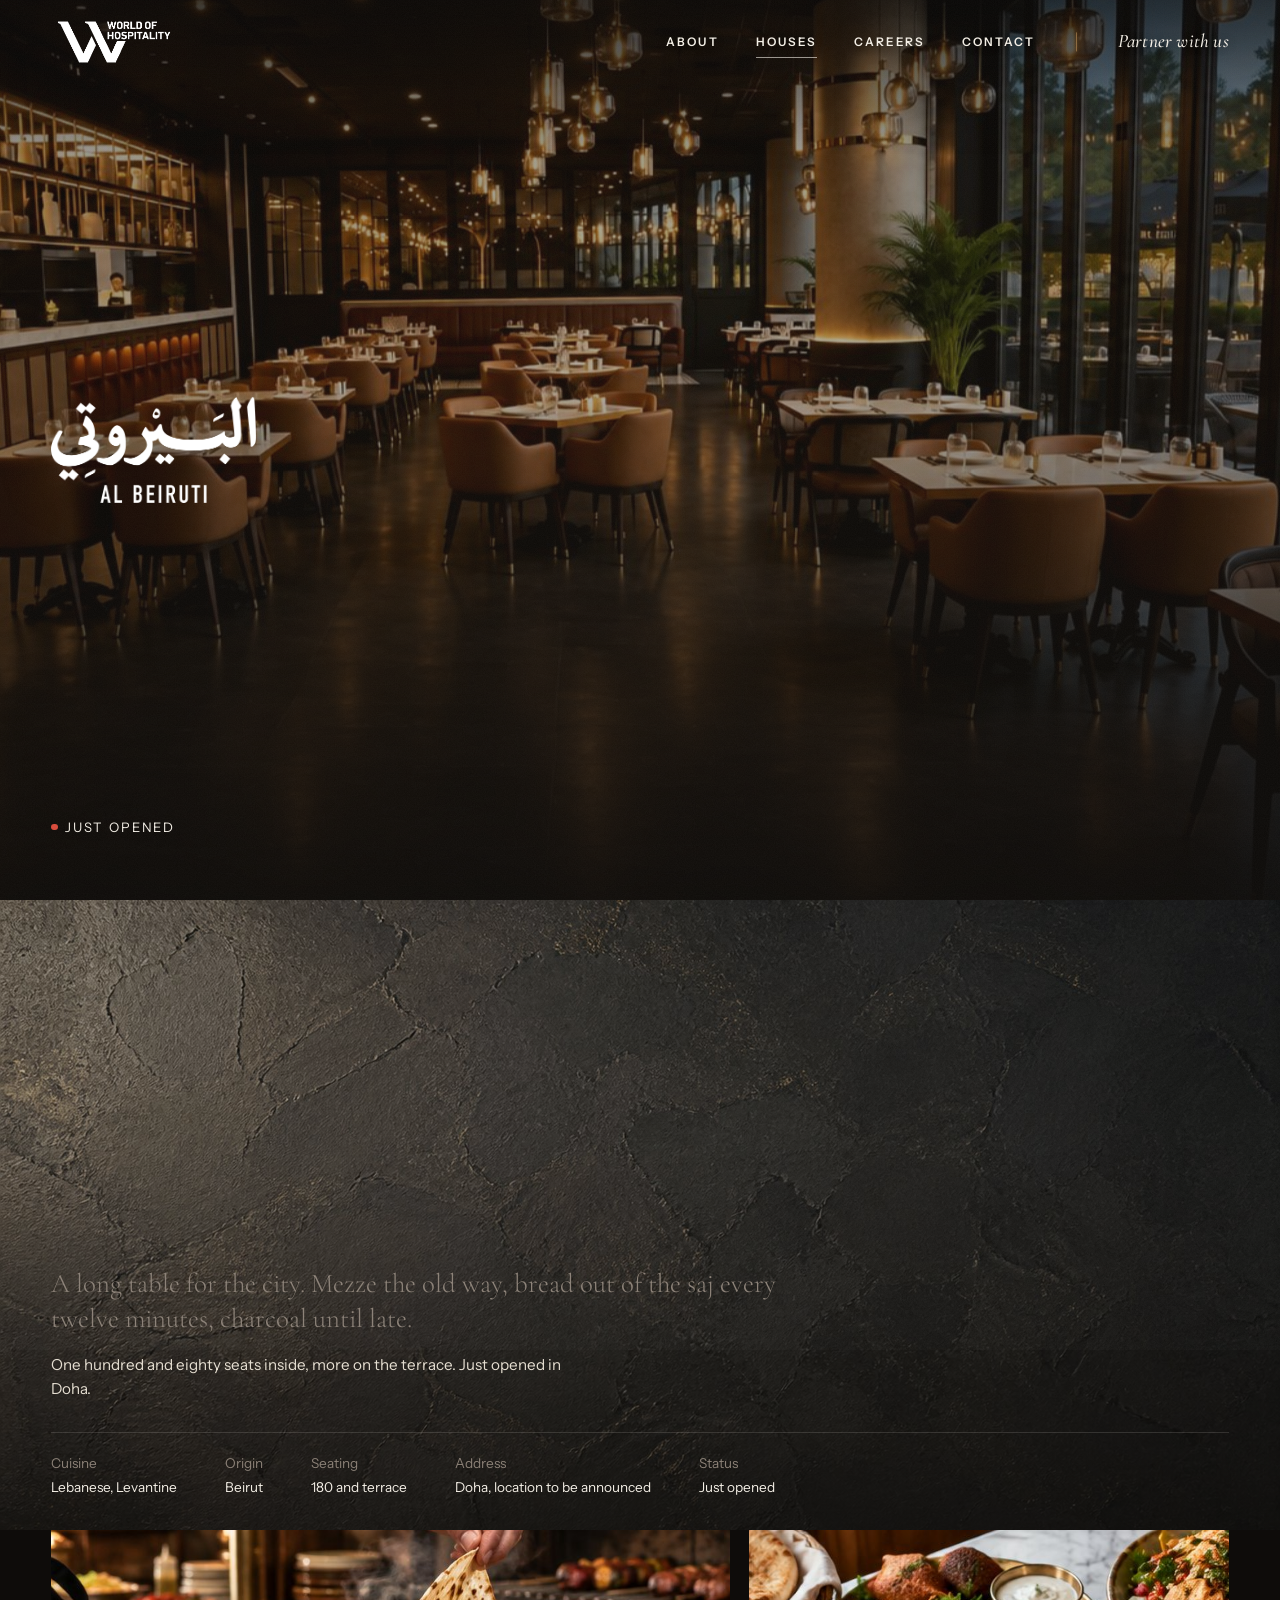
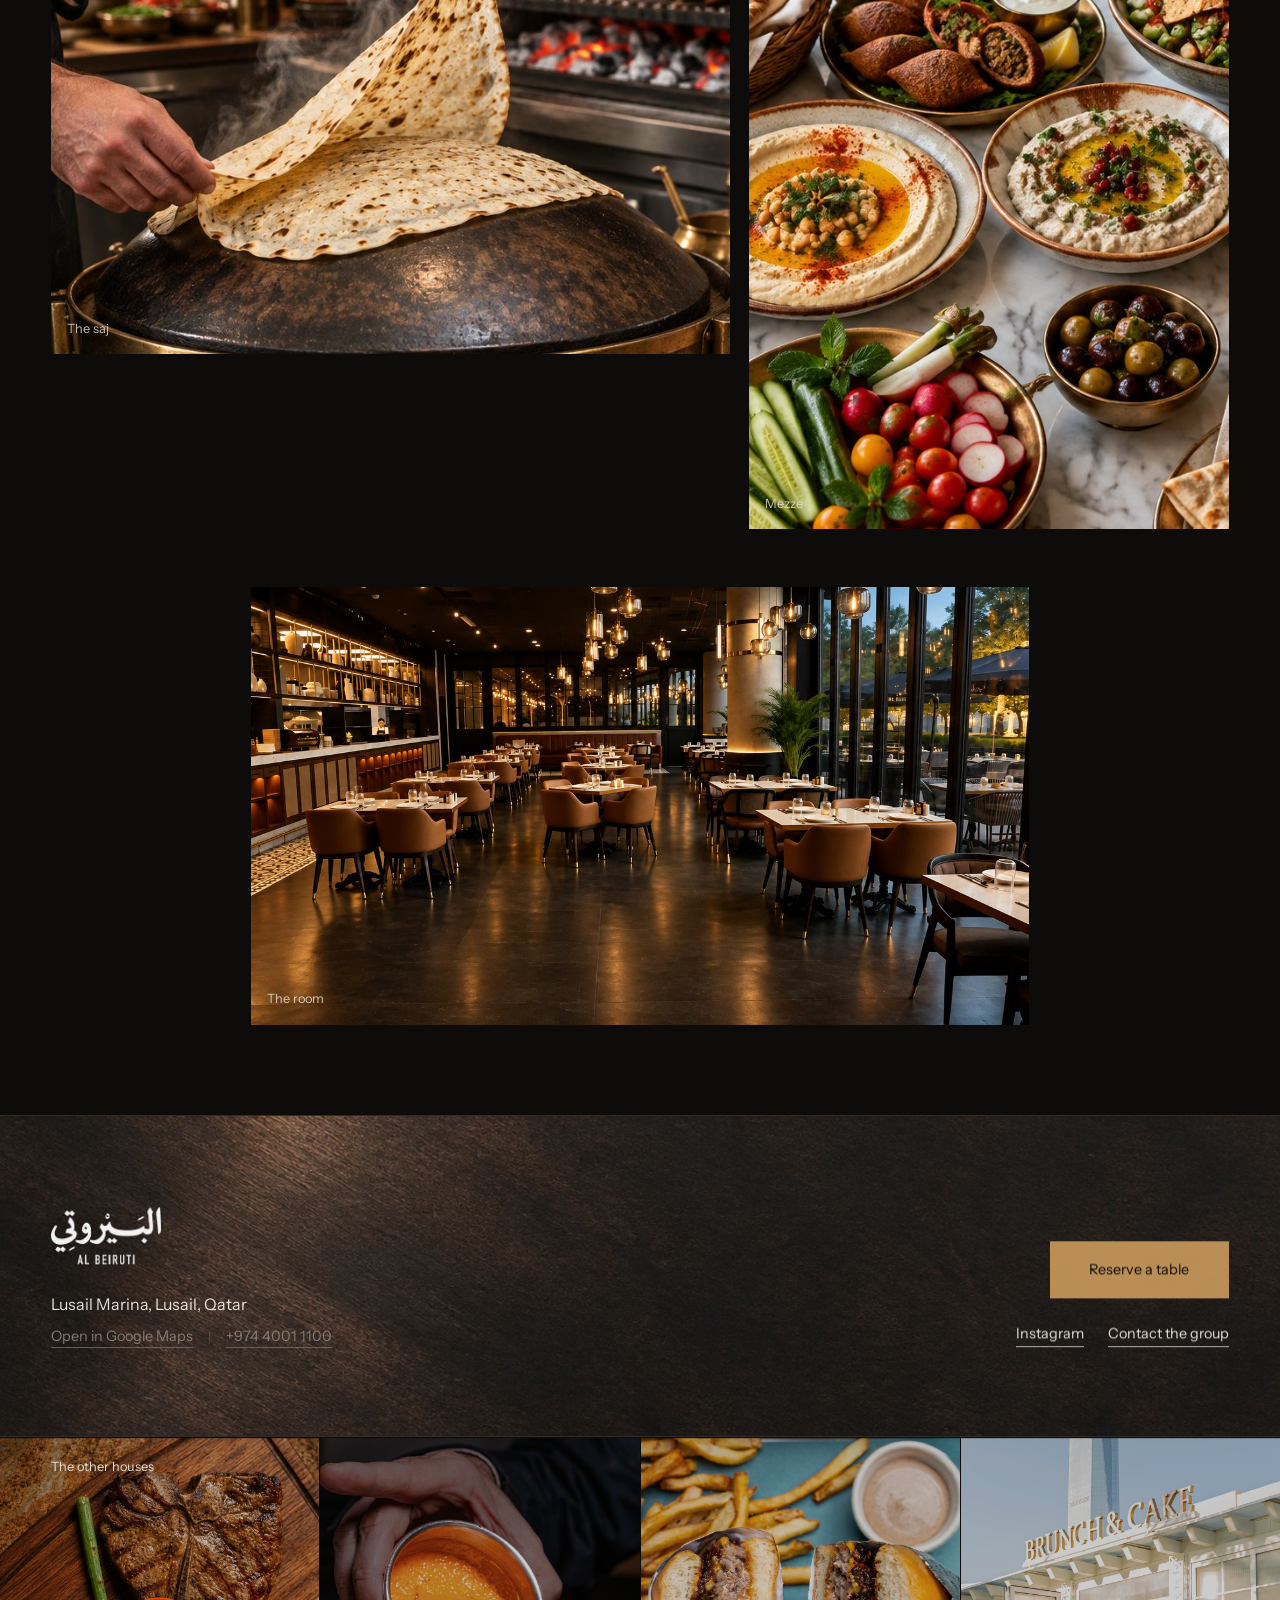
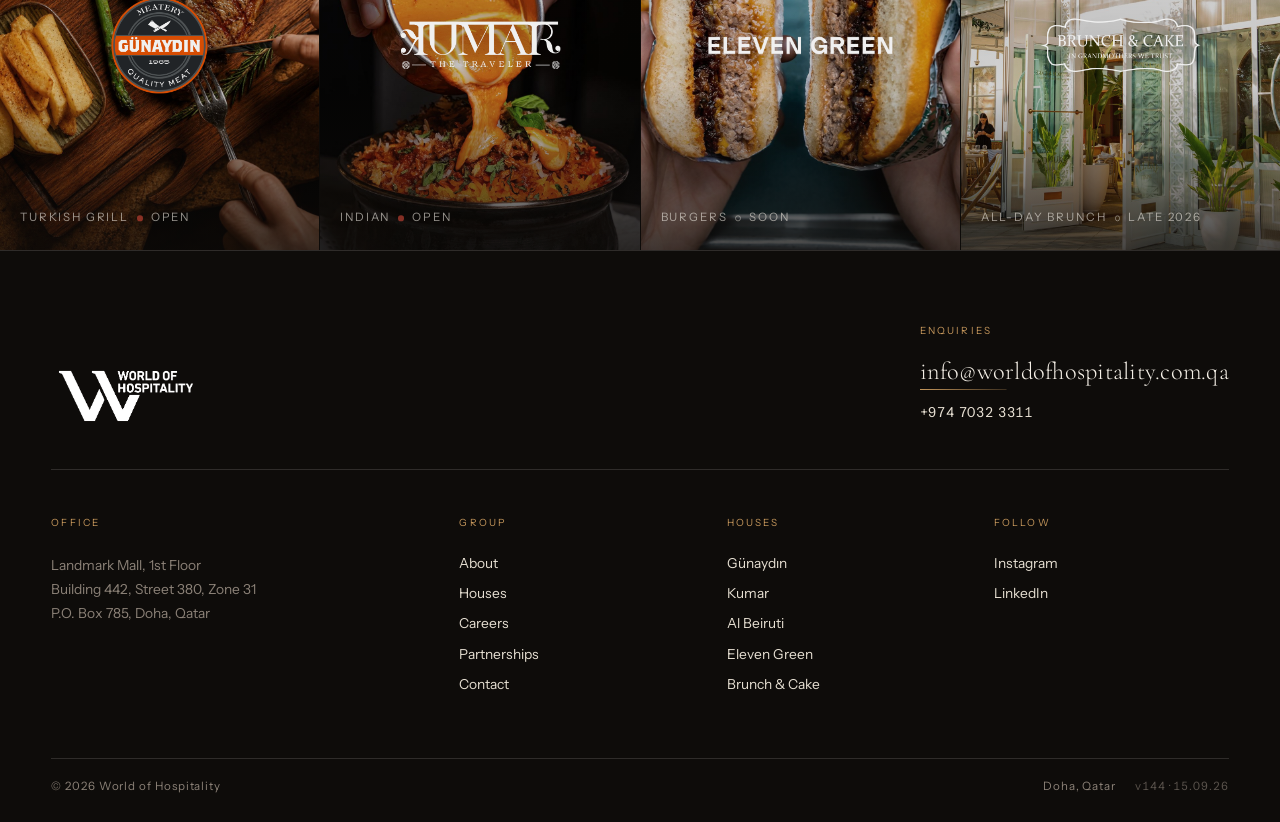
<file: al-beiruti.html>
<!doctype html>
<html lang="en">
<head>
<meta charset="utf-8">
<meta name="viewport" content="width=device-width, initial-scale=1">
<title>Al Beiruti · World of Hospitality</title>
<meta name="description" content="Al Beiruti in Doha. A Beirut neighbourhood story, coming home. A World of Hospitality house.">
<link rel="preconnect" href="https://fonts.googleapis.com">
<link rel="preconnect" href="https://fonts.gstatic.com" crossorigin>
<link rel="stylesheet" href="https://fonts.googleapis.com/css2?family=Cormorant+Garamond:ital,wght@0,300;0,400;0,500;1,300;1,400&family=Instrument+Sans:wght@400;500&display=swap">
<link rel="stylesheet" href="css/home.css?v=144">
<link rel="stylesheet" href="css/house.css?v=144">
</head>
<body class="is-loading house-page">

<div class="veil veil--quick" id="veil" aria-hidden="true"></div>
<div class="grain" aria-hidden="true"></div>

<header class="nav" id="nav">
  <a href="index.html" class="nav__brand" aria-label="World of Hospitality home">
    <img src="images/woh-logo.png" alt="World of Hospitality" class="nav__logo" width="150" height="50">
  </a>
  <nav class="nav__links" aria-label="Primary">
    <a href="about.html">About</a>
    <a href="index.html#houses" aria-current="page">Houses</a>
    <a href="careers.html">Careers</a>
    <a href="contact.html">Contact</a>
  </nav>
  <a href="partnerships.html" class="nav__cta">Partner with us</a>
  <button class="nav__toggle" id="navToggle" aria-label="Open menu" aria-expanded="false"><span></span><span></span></button>
  <span class="nav__rule" aria-hidden="true"></span>
</header>

<div class="menu" id="menu" aria-hidden="true">
  <nav class="menu__links" aria-label="Mobile">
    <a href="about.html">About</a>
    <a href="index.html#houses">Houses</a>
    <a href="careers.html">Careers</a>
    <a href="contact.html">Contact</a>
    <a href="partnerships.html">Partner with us</a>
  </nav>
  <div class="menu__houses"><a href="gunaydin.html" class="proof__logo proof__logo--gunaydin"><img class="logo logo--gunaydin" src="images/brands/gunaydin.png" alt="Günaydın" width="700" height="699"></a><a href="kumar.html" class="proof__logo proof__logo--kumar"><img class="logo logo--kumar" src="images/brands/kumar.png" alt="Kumar" width="1200" height="356"></a><a href="al-beiruti.html" class="proof__logo proof__logo--al-beiruti"><img class="logo logo--al-beiruti" src="images/brands/al-beiruti.png" alt="Al Beiruti" width="900" height="466"></a><a href="eleven-green.html" class="proof__logo proof__logo--eleven-green"><img class="logo logo--eleven-green" src="images/brands/eleven-green.png" alt="Eleven Green" width="1200" height="114"></a><a href="brunch-cake.html" class="proof__logo proof__logo--brunch-cake"><img class="logo logo--brunch-cake" src="images/brands/brunch-cake.png" alt="Brunch &amp; Cake" width="1200" height="404"></a></div>
  <p class="menu__foot">Landmark Mall, Doha<br>+974 7032 3311</p>
</div>

<!-- ============ HERO ============ -->
<section class="hero" id="top">
  <div class="hero__media">
    <video class="hero__film hero__film--desk" muted loop playsinline autoplay preload="auto" poster="images/brands/al-beiruti-poster.jpg"><source src="videos/al-beiruti.mp4" type="video/mp4"></video><img class="hero__film hero__film--mob" src="images/brands/al-beiruti-m.jpg" alt="">
    <div class="hero__grade"></div>
  </div>
  <div class="hero__mark"><span class="hero__logo"><img class="logo logo--al-beiruti" src="images/brands/al-beiruti.png" alt="Al Beiruti" width="900" height="466"></span></div>
  <div class="hero__copy">
    <h1 class="sr-only">Al Beiruti</h1>
    <p class="hero__meta"><span class="line"><span><span class="hero__meta-item"><span class="live"><i></i>Just opened</span></span></span></span></p>
  </div>
  <div class="hero__cue" aria-hidden="true"><span></span></div>
</section>

<!-- ============ STORY over film ============ -->
<section class="story" id="story">
  <div class="story__media story__media--material"><img src="images/material/plaster.jpg" alt="" loading="lazy"></div>
  <div class="story__copy">
    <p class="story__lead" data-split>A long table for the city. Mezze the old way, bread out of the saj every twelve minutes, charcoal until late.</p>
    <p class="story__more">One hundred and eighty seats inside, more on the terrace. Just opened in Doha.</p>
  </div>
  <dl class="story__facts"><div><dt>Cuisine</dt><dd>Lebanese, Levantine</dd></div><div><dt>Origin</dt><dd>Beirut</dd></div><div><dt>Seating</dt><dd>180 and terrace</dd></div><div><dt>Address</dt><dd>Doha, location to be announced</dd></div><div><dt>Status</dt><dd>Just opened</dd></div></dl>
</section>

<!-- ============ GALLERY ============ -->
<section class="gal" id="gallery">
  <div class="gal__grid">
<figure class="gal__cell gal__cell--wide"><img src="images/brands/al-beiruti-saj.jpg" alt="Al Beiruti, the saj" loading="lazy"><figcaption>The saj</figcaption></figure>
<figure class="gal__cell"><img src="images/brands/al-beiruti-mezze.jpg" alt="Al Beiruti, mezze" loading="lazy"><figcaption>Mezze</figcaption></figure>
<figure class="gal__cell"><img src="images/brands/al-beiruti-bar.jpg" alt="Al Beiruti, the room" loading="lazy"><figcaption>The room</figcaption></figure>
  </div>
</section>

<!-- ============ VISIT over film ============ -->
<section class="visit" id="visit">
  <div class="visit__media"><img src="images/material/bronze.jpg" alt="" loading="lazy"></div>
  <div class="visit__inner">
    <div class="visit__col" data-reveal>
      <span class="visit__logo"><img class="logo logo--al-beiruti" src="images/brands/al-beiruti.png" alt="Al Beiruti" width="900" height="466"></span>
      <p class="visit__addr">Lusail Marina, Lusail, Qatar</p><p class="visit__hours"><a class="link" href="https://www.google.com/maps/place/?q=place_id:ChIJ18cIsIjDRT4RtOlWgel7JAg" target="_blank" rel="noopener">Open in Google Maps</a><span class="visit__sep"></span><a class="link" href="tel:+97440011100">+974 4001 1100</a></p>
      
    </div>
    <div class="visit__col visit__col--act" data-reveal>
      <a class="visit__cta" href="tel:+97440011100">Reserve a table</a>
      <div class="visit__links"><a class="link" href="https://www.instagram.com/albeirutiqa" target="_blank" rel="noopener">Instagram</a><a class="link" href="contact.html">Contact the group</a></div>
    </div>
  </div>
</section>

<!-- ============ THE OTHER HOUSES ============ -->
<section class="wall wall--mini" aria-label="The houses">
<div class="wall__label">The other houses</div>
  <a class="wall__panel" href="gunaydin.html" data-house="gunaydin">
    <div class="wall__media"><img src="images/brands/gunaydin-1.jpg" alt="" loading="lazy"></div>
    <div class="wall__logo "><img class="logo logo--gunaydin" src="images/brands/gunaydin.png" alt="Günaydın" width="700" height="699"></div>
    <div class="wall__foot"><span class="wall__meta"><span class="live">Turkish grill<i></i>Open</span></span></div>
  </a>
  <a class="wall__panel" href="kumar.html" data-house="kumar">
    <div class="wall__media"><img src="images/brands/kumar-1.jpg" alt="" loading="lazy"></div>
    <div class="wall__logo wall__logo--wide"><img class="logo logo--kumar" src="images/brands/kumar.png" alt="Kumar" width="1200" height="356"></div>
    <div class="wall__foot"><span class="wall__meta"><span class="live">Indian<i></i>Open</span></span></div>
  </a>
  <a class="wall__panel" href="eleven-green.html" data-house="eleven-green">
    <div class="wall__media"><img src="images/brands/eleven-green-1.jpg" alt="" loading="lazy"></div>
    <div class="wall__logo wall__logo--wide"><img class="logo logo--eleven-green" src="images/brands/eleven-green.png" alt="Eleven Green" width="1200" height="114"></div>
    <div class="wall__foot"><span class="wall__meta"><span class="live live--soon">Burgers<i></i>Soon</span></span></div>
  </a>
  <a class="wall__panel" href="brunch-cake.html" data-house="brunch-cake">
    <div class="wall__media"><img src="images/brands/brunch-cake-1.jpg" alt="" loading="lazy"></div>
    <div class="wall__logo wall__logo--wide"><img class="logo logo--brunch-cake" src="images/brands/brunch-cake.png" alt="Brunch &amp; Cake" width="1200" height="404"></div>
    <div class="wall__foot"><span class="wall__meta"><span class="live live--soon">All-day brunch<i></i>Late 2026</span></span></div>
  </a>
</section>

<footer class="foot">
  <div class="foot__top">
    <a href="index.html" class="foot__brand" aria-label="World of Hospitality home">
      <img src="images/woh-logo.png" alt="World of Hospitality" width="150" height="50">
    </a>
    <div class="foot__contact">
      <span class="foot__eyebrow">Enquiries</span>
      <a class="foot__mail" href="mailto:info@worldofhospitality.com.qa">info@worldofhospitality.com.qa</a>
      <a class="foot__tel" href="tel:+97470323311">+974 7032 3311</a>
    </div>
  </div>
  <div class="foot__grid">
    <div class="foot__col foot__col--office">
      <span class="foot__eyebrow">Office</span>
      <address>Landmark Mall, 1st Floor<br>Building 442, Street 380, Zone 31<br>P.O. Box 785, Doha, Qatar</address>
    </div>
    <div class="foot__col">
      <span class="foot__eyebrow">Group</span>
      <a href="about.html">About</a>
      <a href="index.html#houses">Houses</a>
      <a href="careers.html">Careers</a>
      <a href="partnerships.html">Partnerships</a>
      <a href="contact.html">Contact</a>
    </div>
    <div class="foot__col">
      <span class="foot__eyebrow">Houses</span>
      <a href="gunaydin.html">Günaydın</a>
      <a href="kumar.html">Kumar</a>
      <a href="al-beiruti.html">Al Beiruti</a>
      <a href="eleven-green.html">Eleven Green</a>
      <a href="brunch-cake.html">Brunch &amp; Cake</a>
    </div>
    <div class="foot__col">
      <span class="foot__eyebrow">Follow</span>
      <a href="https://www.instagram.com/albeirutiqa" target="_blank" rel="noopener">Instagram</a>
      <a href="https://www.linkedin.com/company/worldofhospitalityqa" target="_blank" rel="noopener">LinkedIn</a>
    </div>
  </div>
  <div class="foot__bottom">
    <span>© <span data-year>2026</span> World of Hospitality</span>
    <span class="foot__bottom-right">Doha, Qatar <span class="foot__ver">v144 · 15.09.26</span></span>
  </div>
</footer>

<script src="js/vendor/gsap.min.js?v=144"></script>
<script src="js/vendor/ScrollTrigger.min.js?v=144"></script>
<script src="js/vendor/lenis.min.js?v=144"></script>
<script src="js/site.js?v=144"></script>
</body>
</html>
</file>
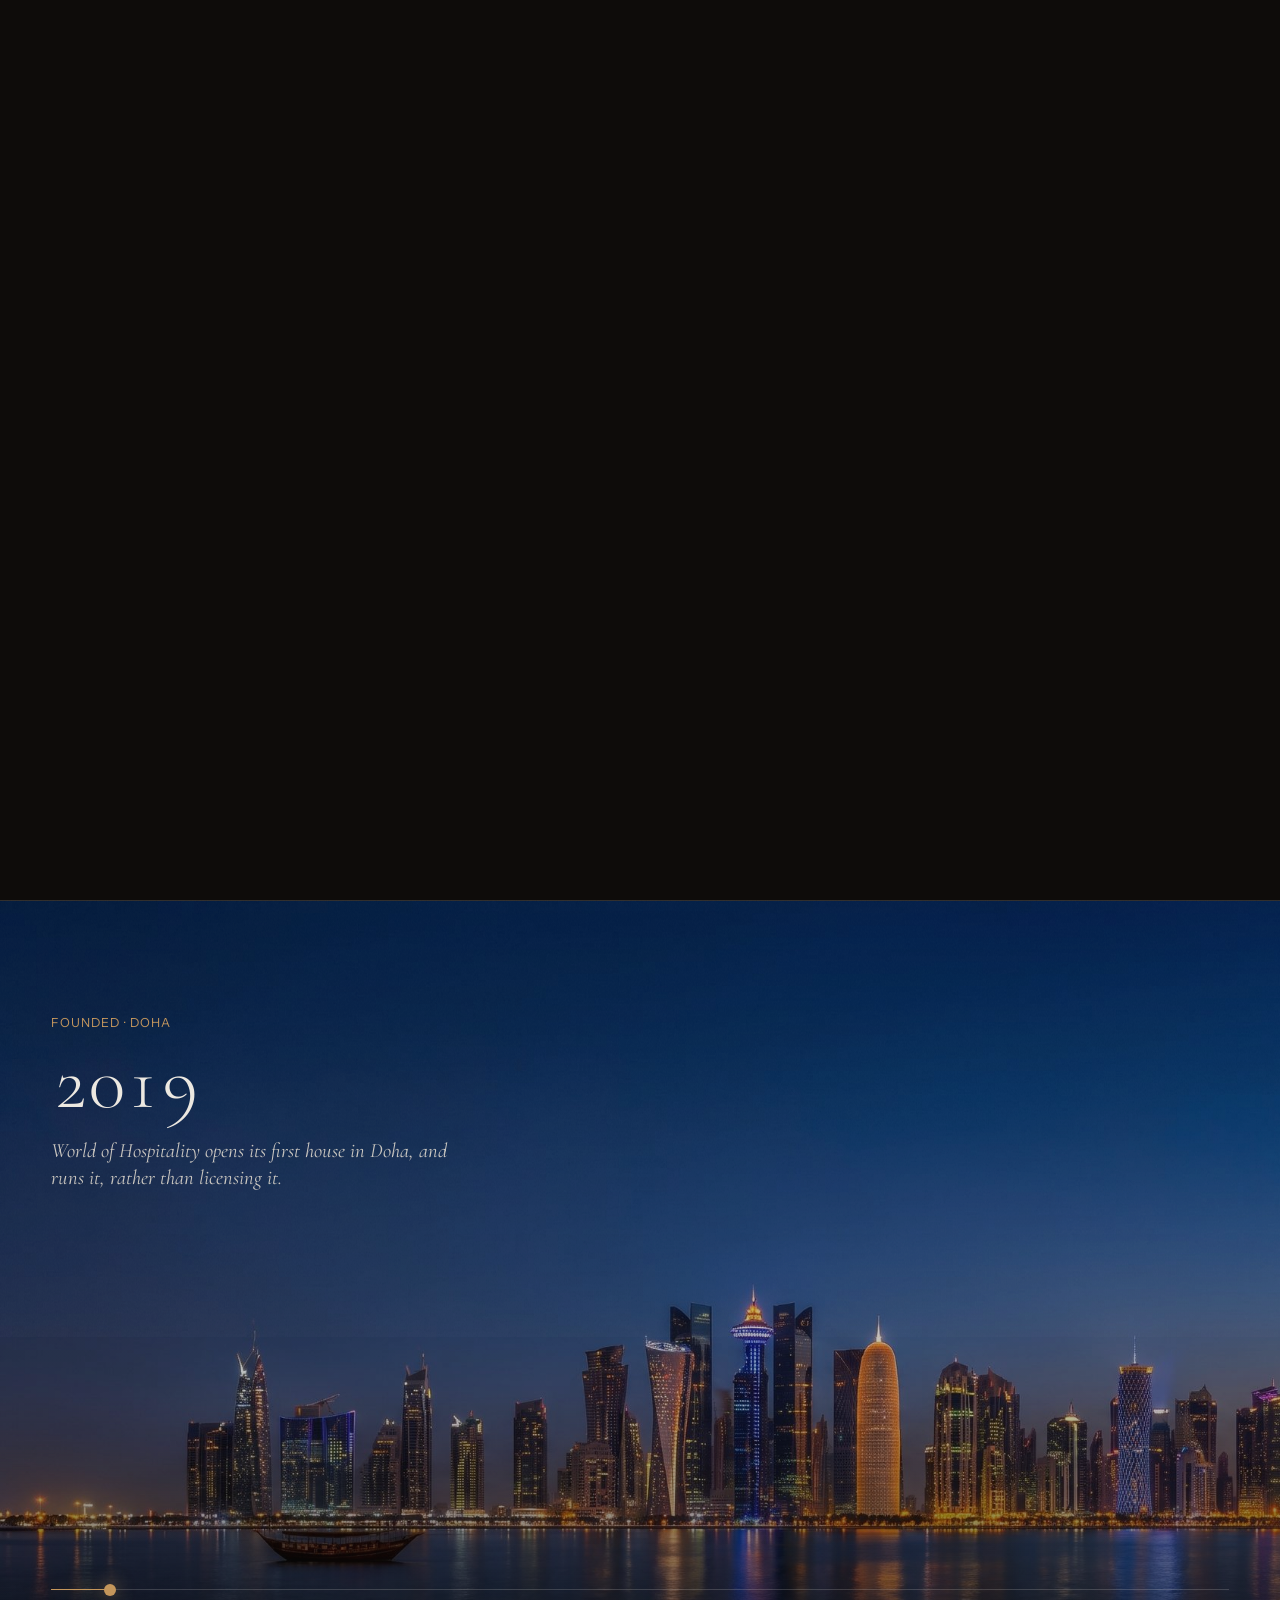
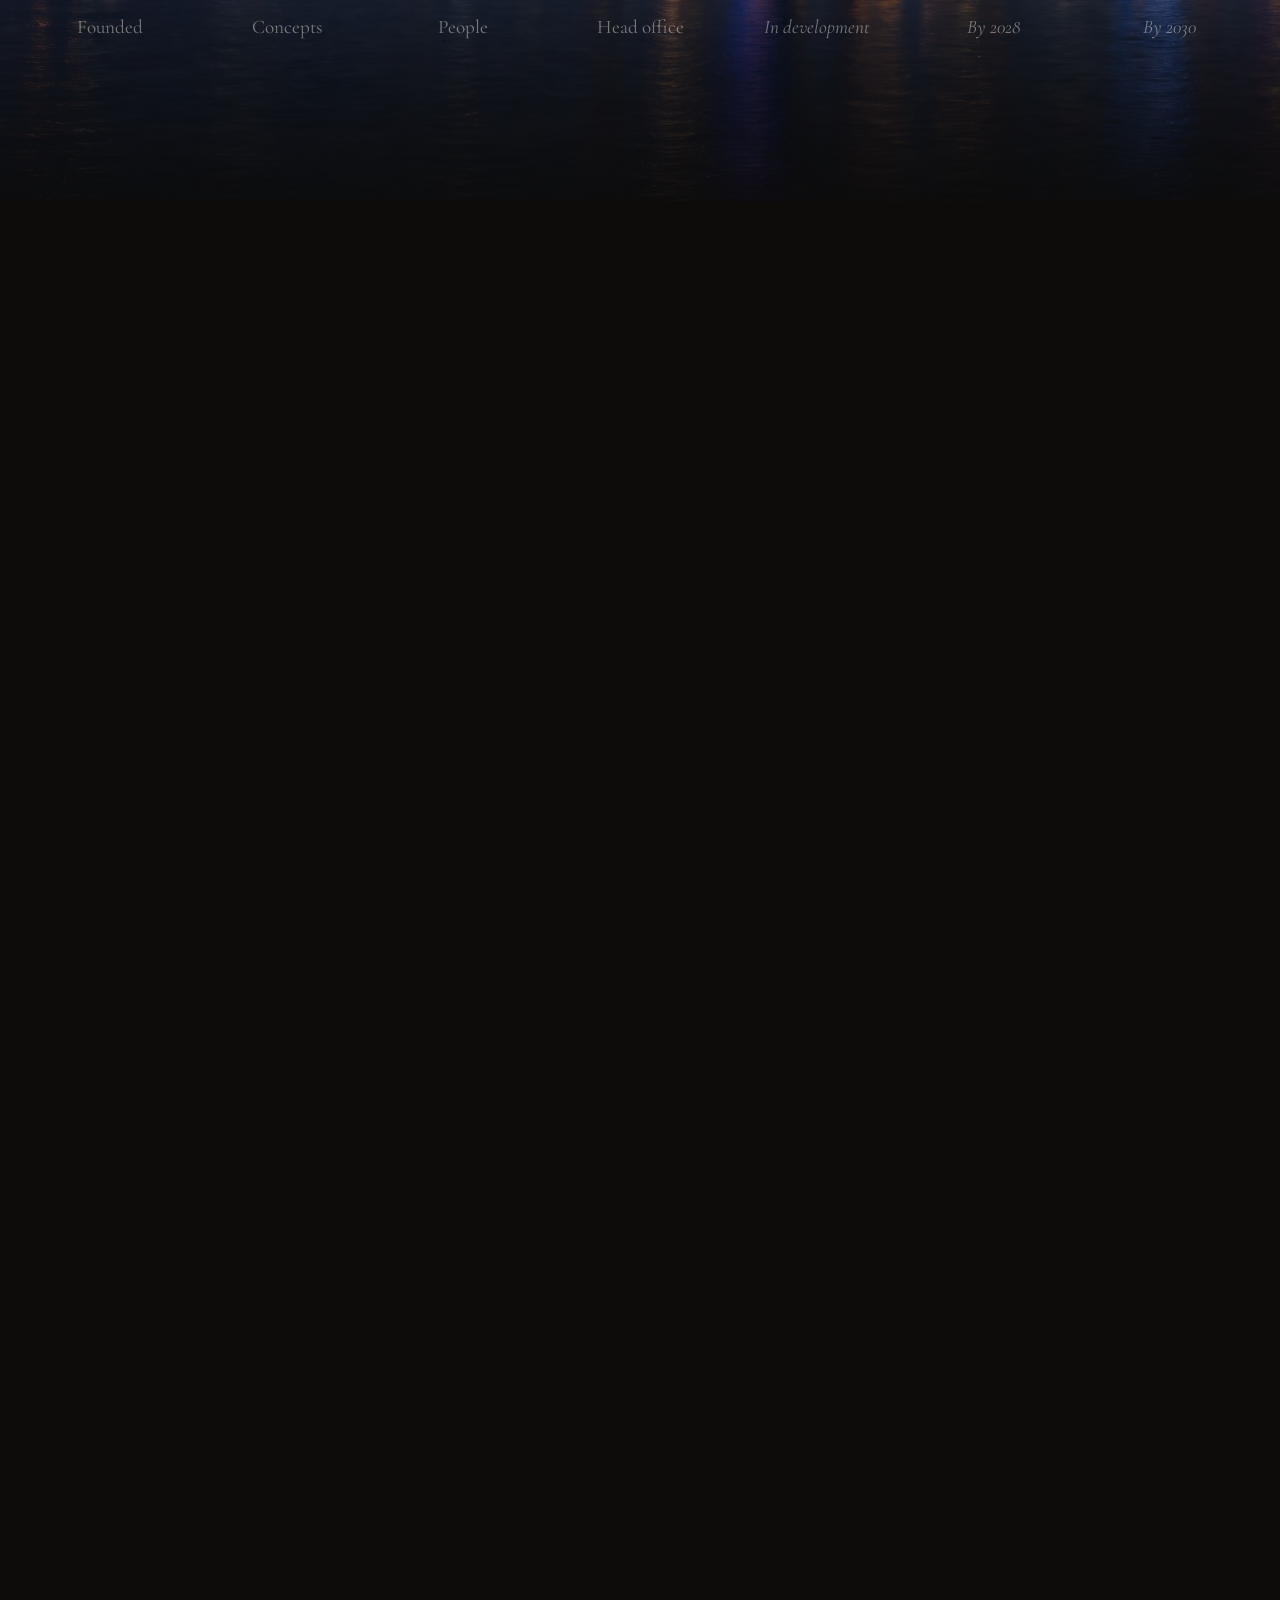
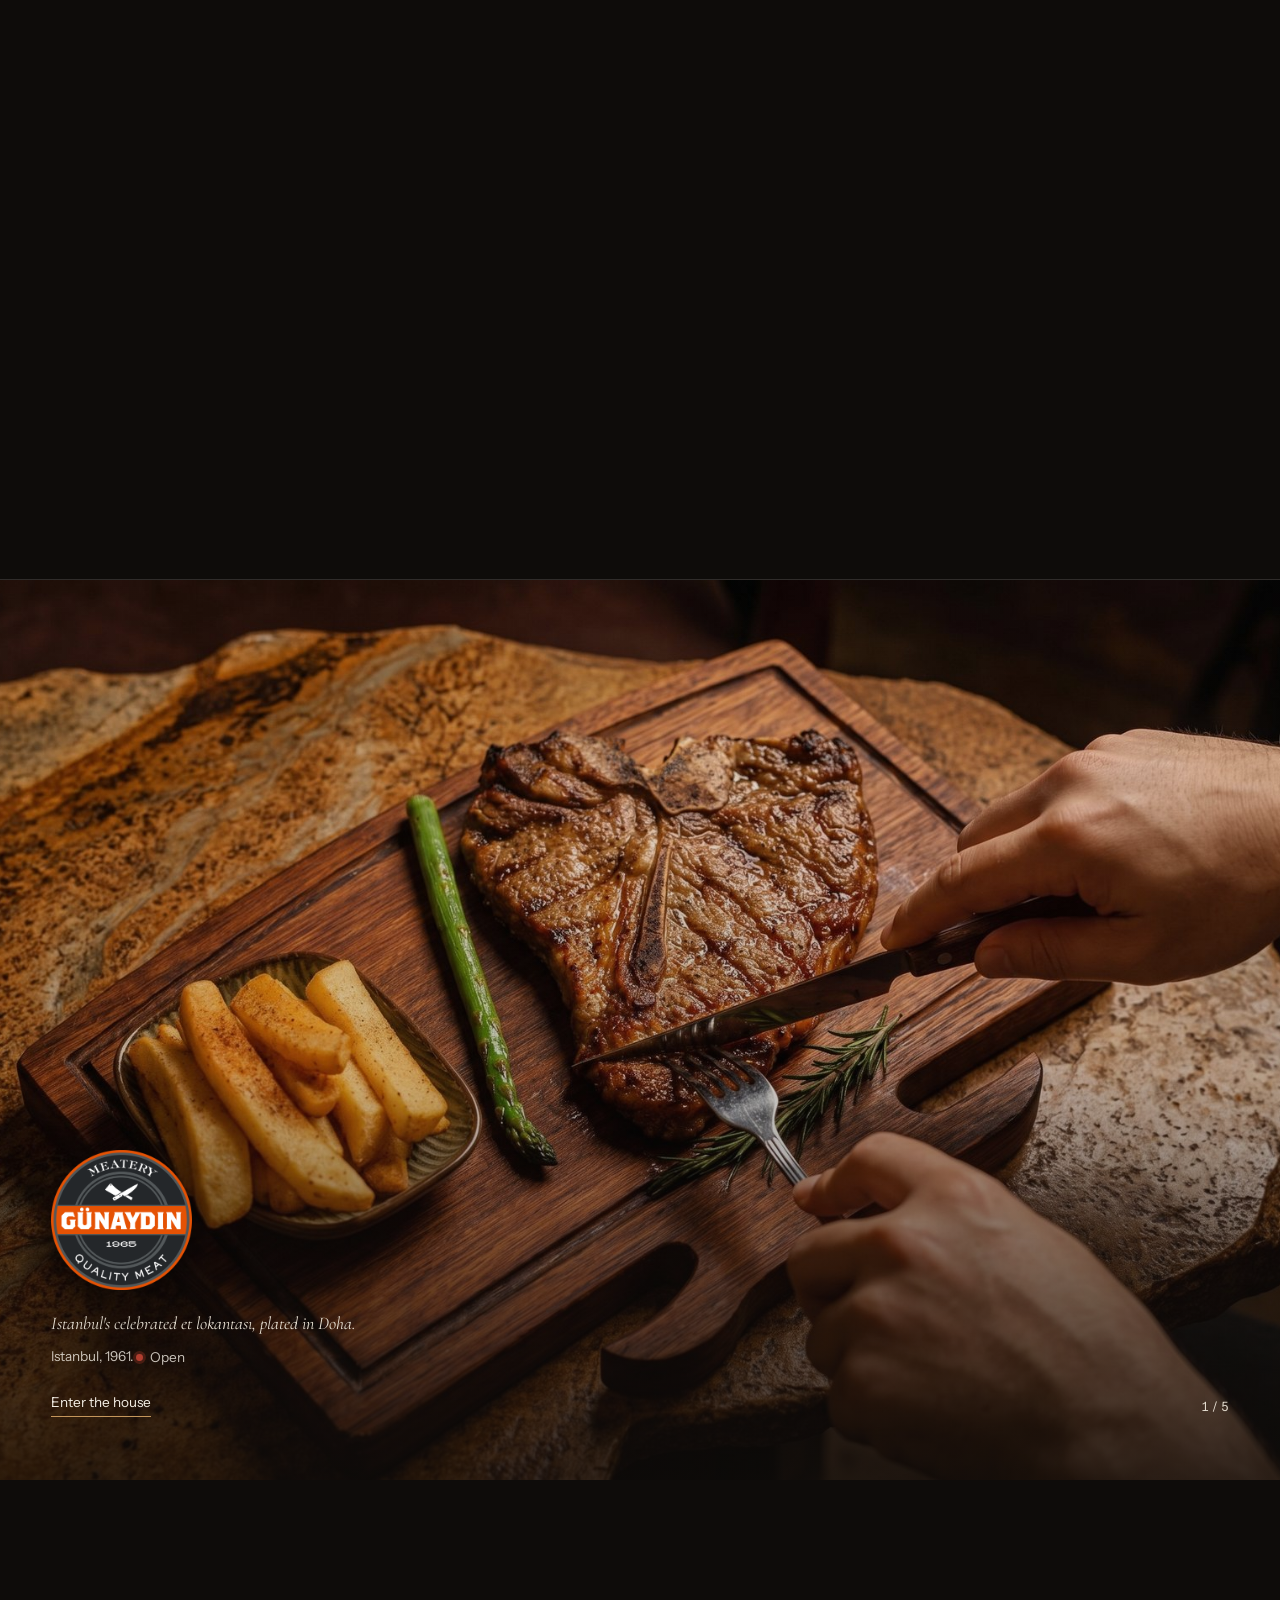
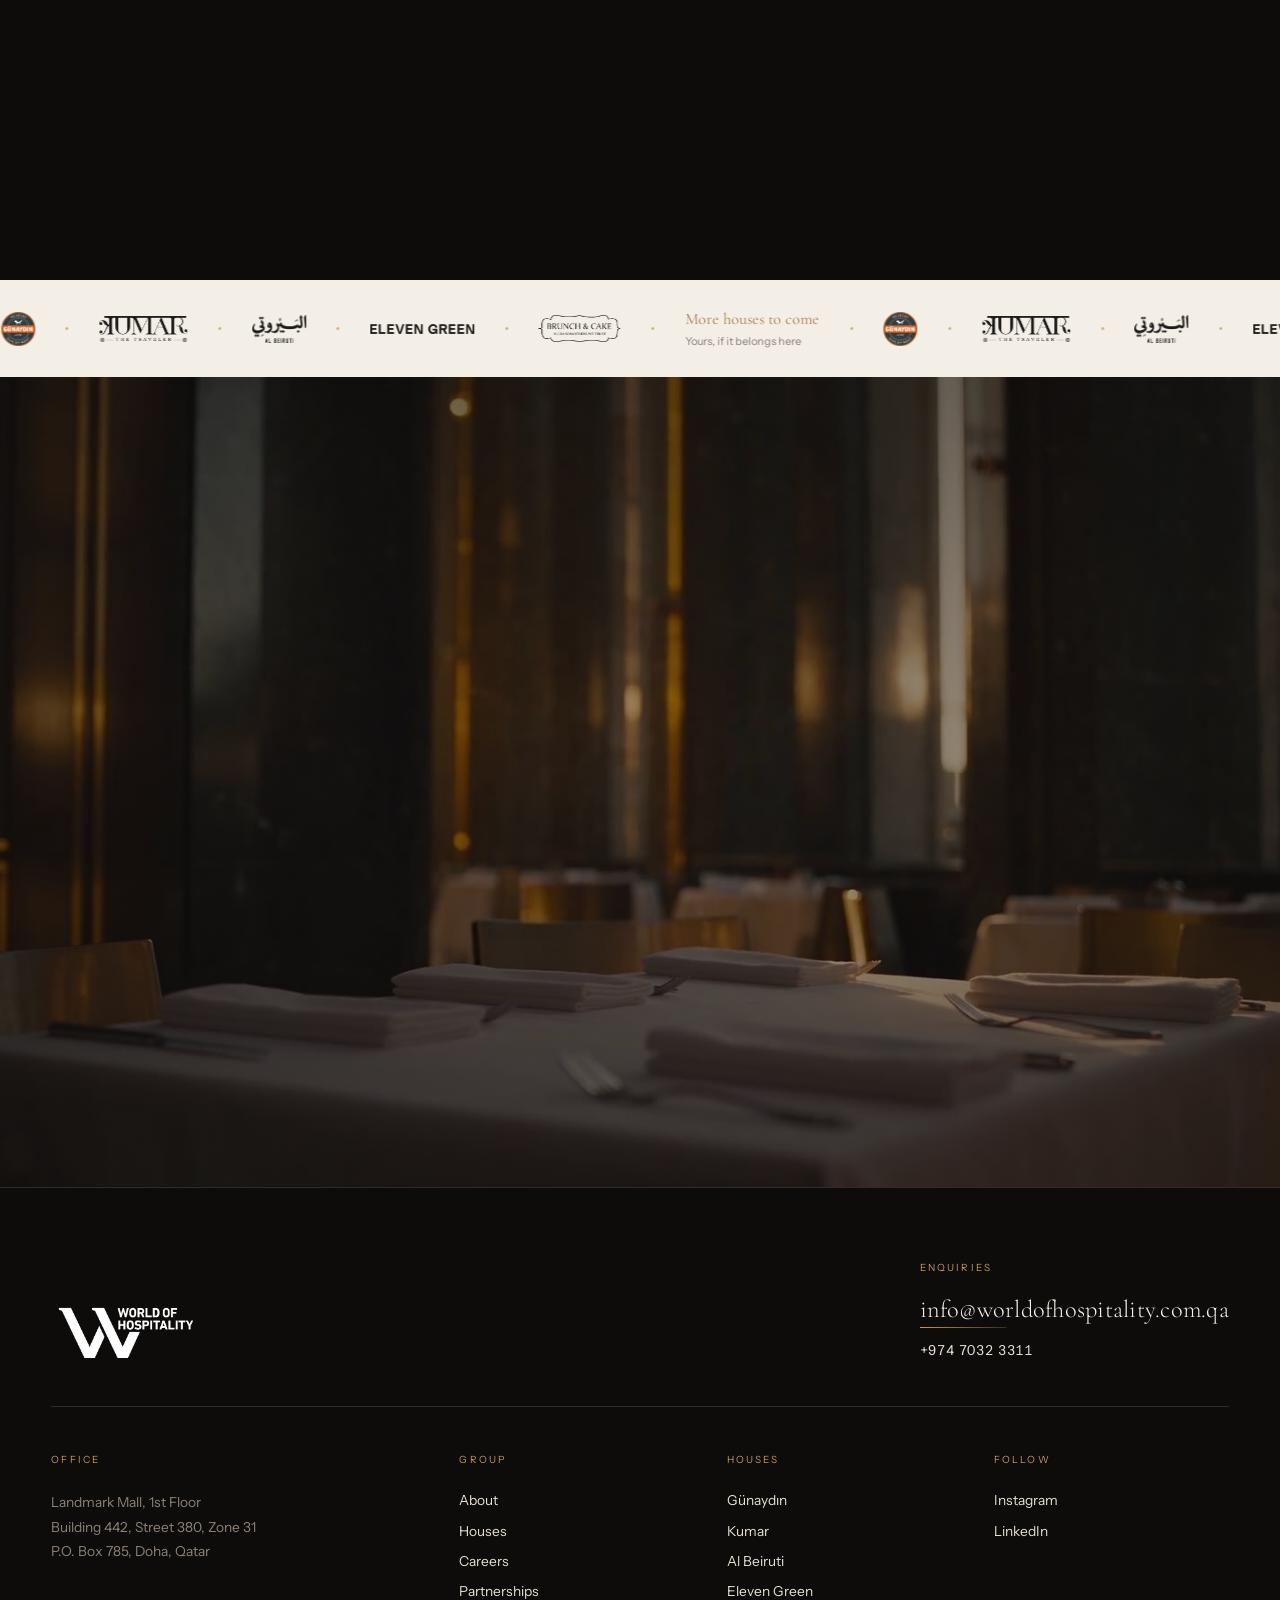
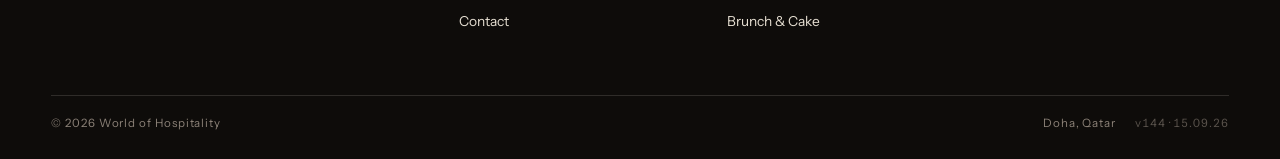
<file: brands.html>
<!doctype html><html lang="en"><head><meta charset="utf-8"><title>The houses · World of Hospitality</title><meta http-equiv="refresh" content="0; url=index.html#houses"><link rel="canonical" href="index.html#houses"></head><body><a href="index.html#houses">The houses</a></body></html>
</file>
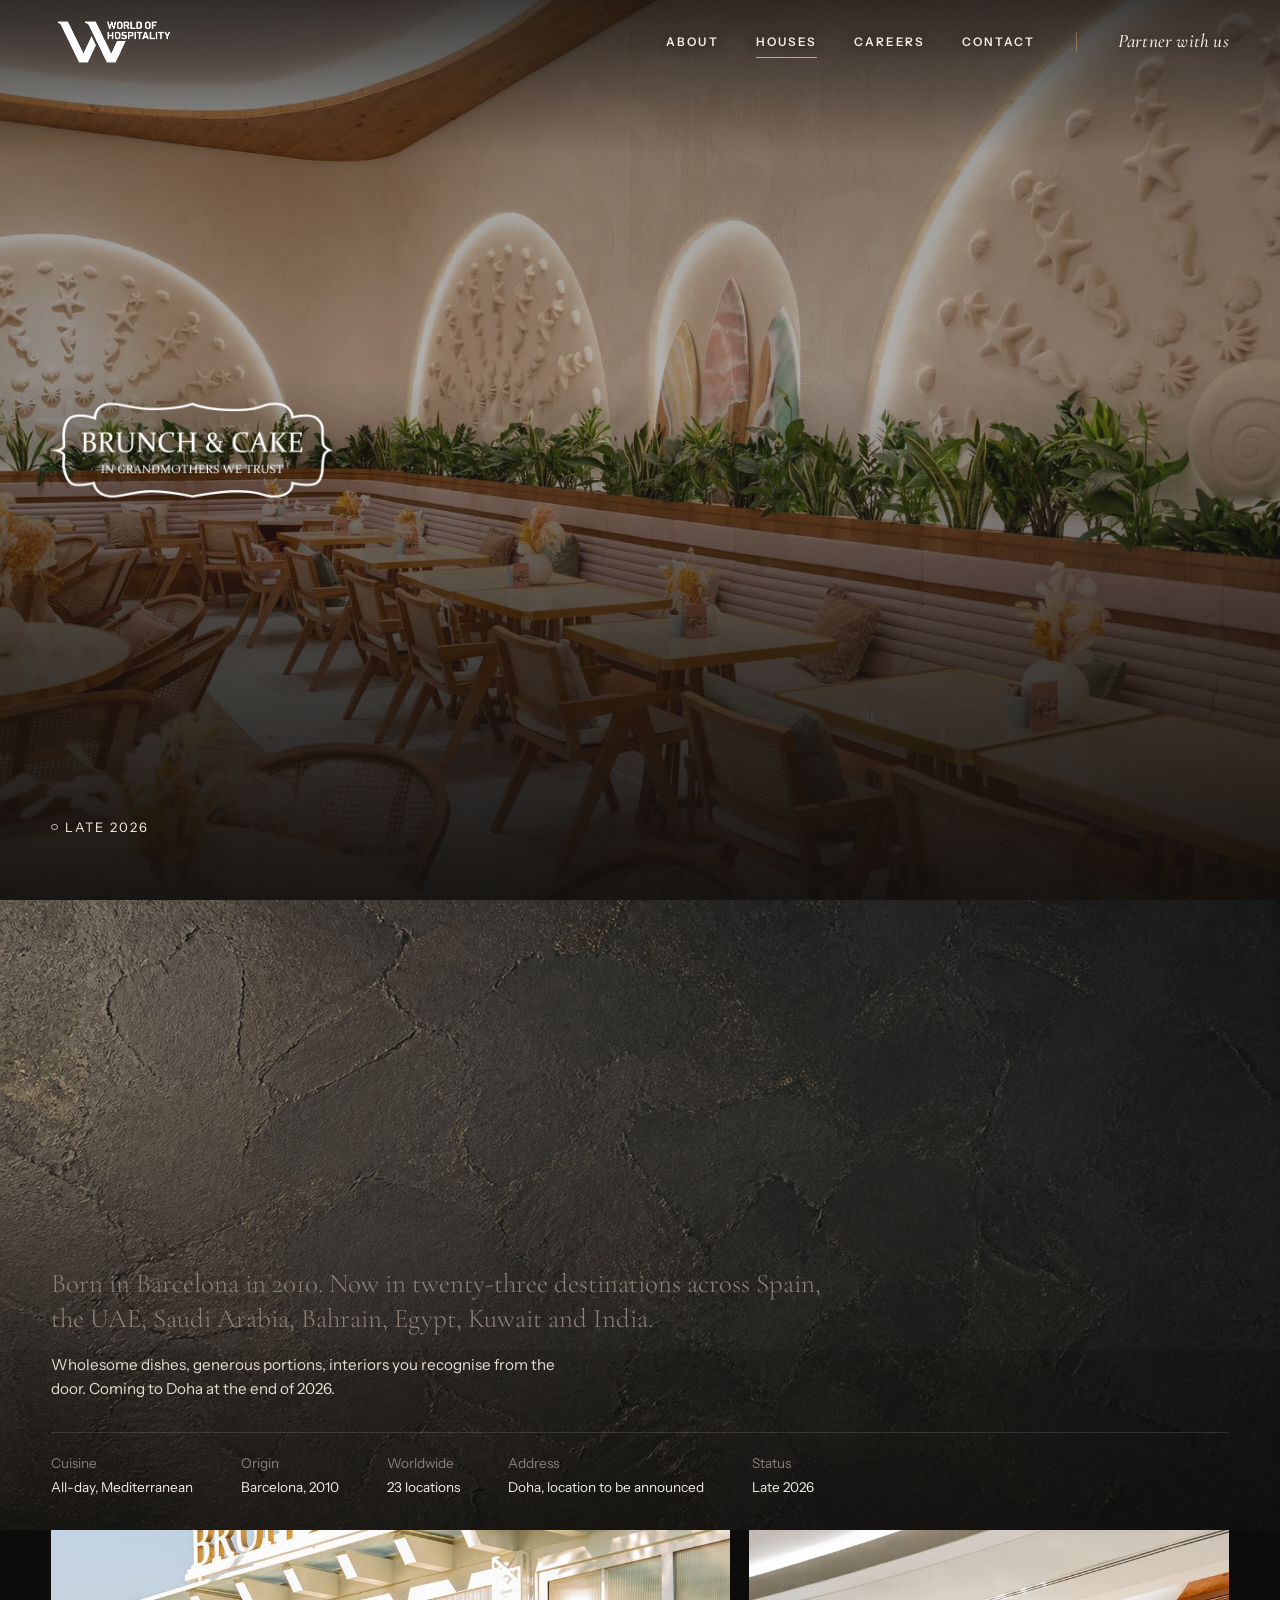
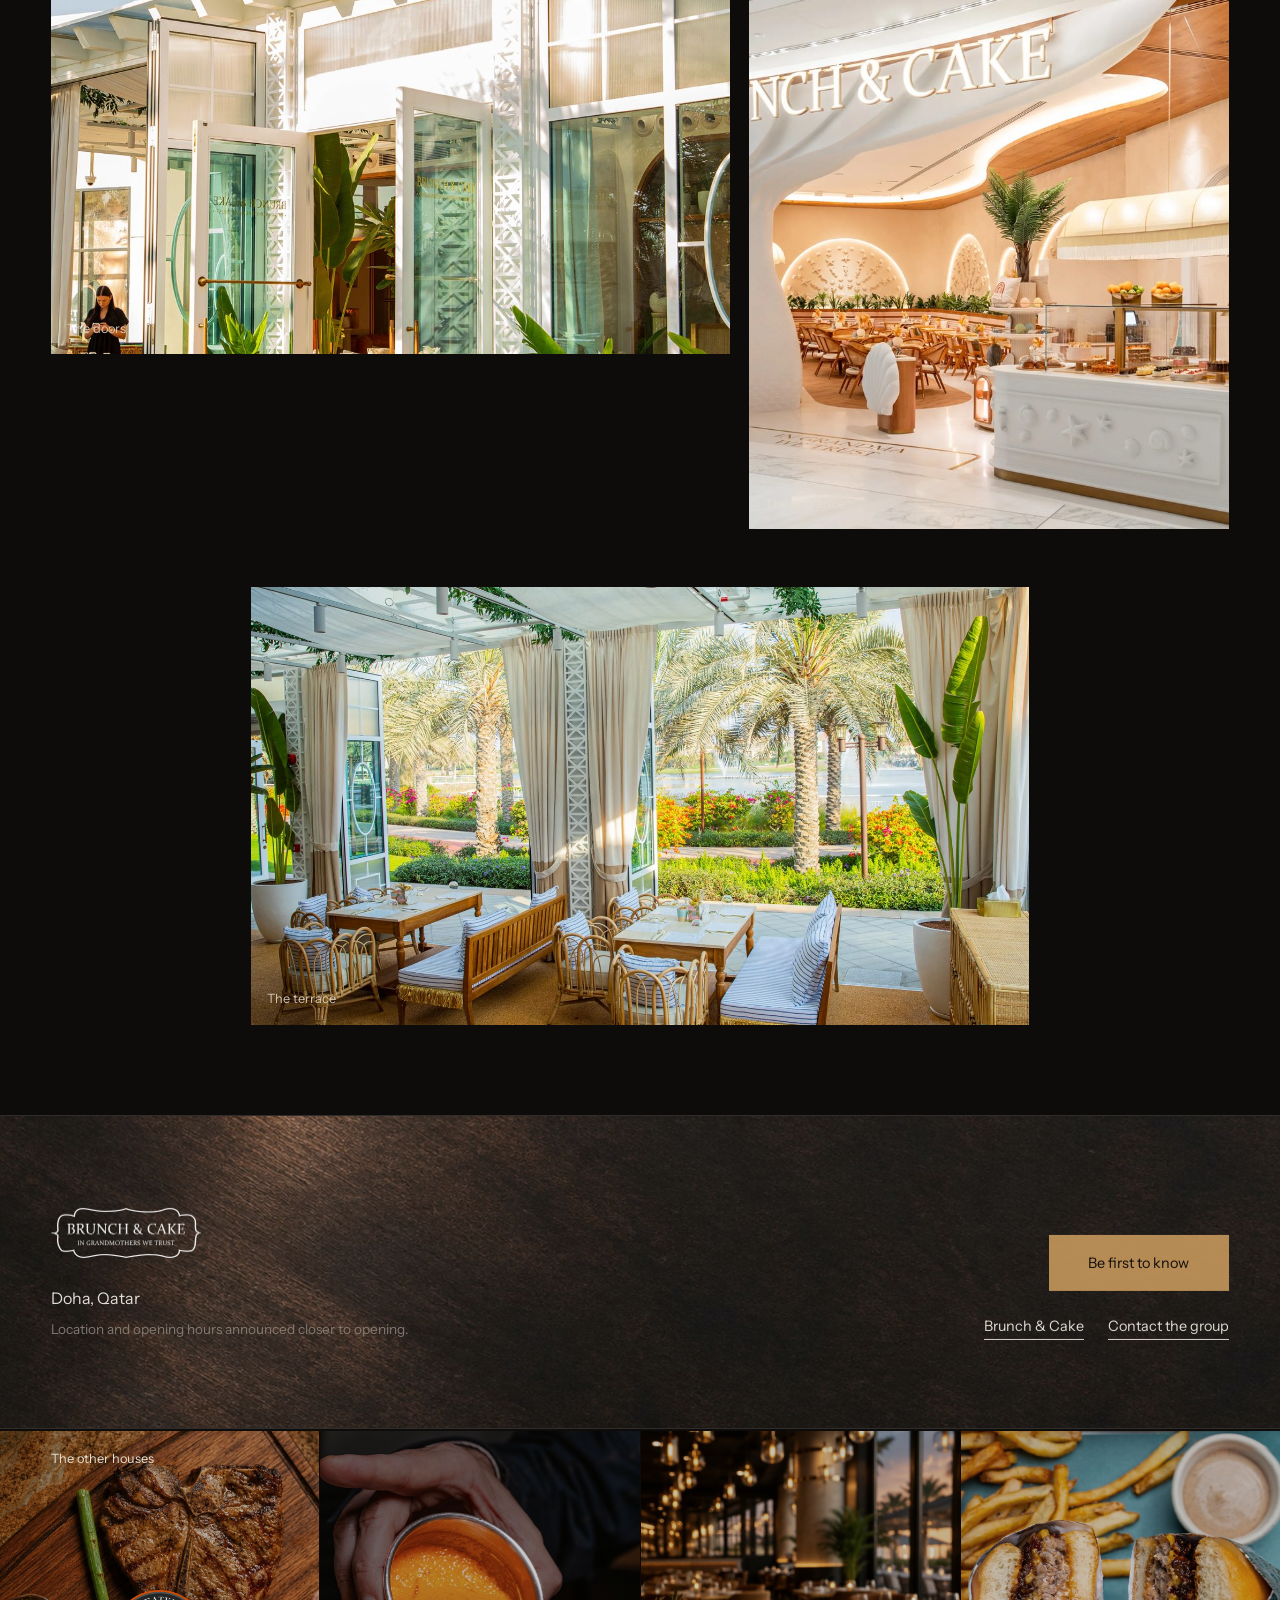
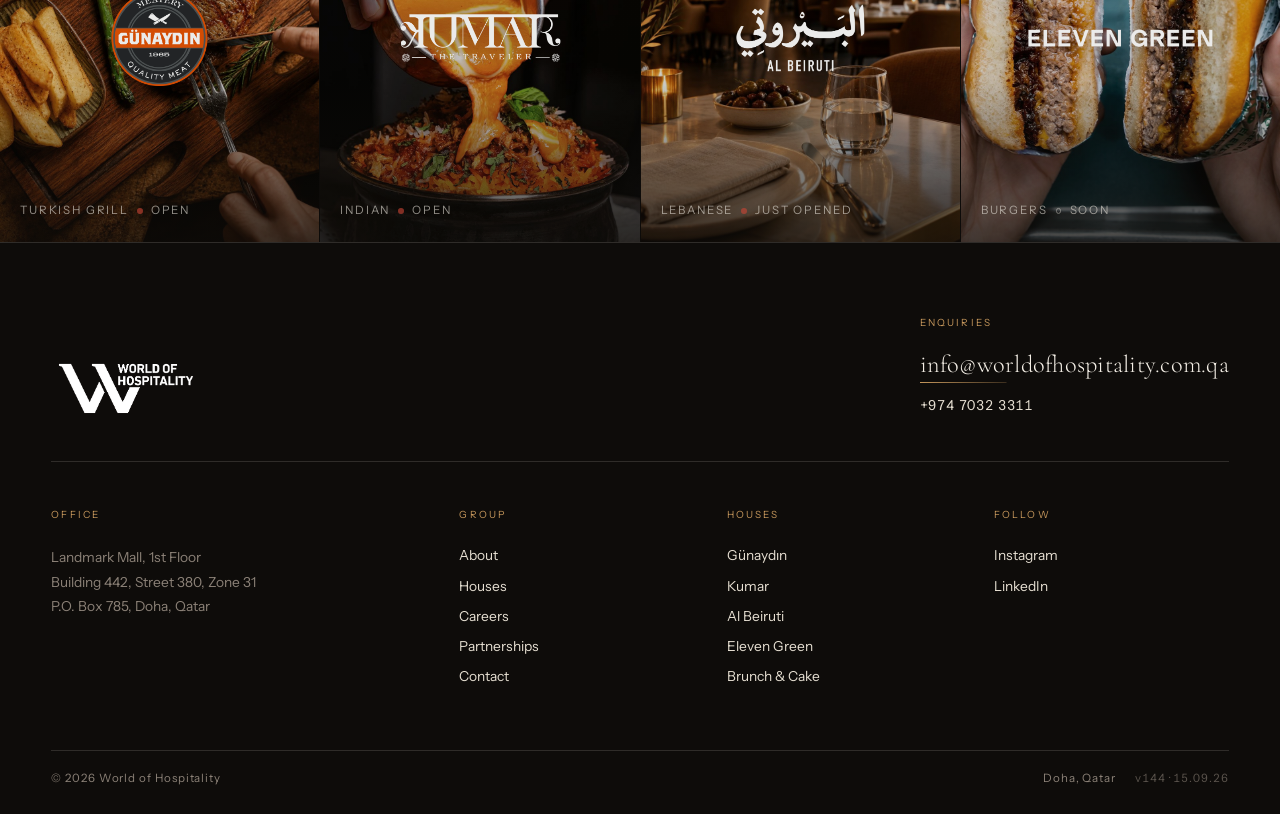
<file: brunch-cake.html>
<!doctype html>
<html lang="en">
<head>
<meta charset="utf-8">
<meta name="viewport" content="width=device-width, initial-scale=1">
<title>Brunch & Cake · World of Hospitality</title>
<meta name="description" content="Brunch &amp; Cake in Doha. Grandma&#x27;s goodness, thoughtfully served. A World of Hospitality house.">
<link rel="preconnect" href="https://fonts.googleapis.com">
<link rel="preconnect" href="https://fonts.gstatic.com" crossorigin>
<link rel="stylesheet" href="https://fonts.googleapis.com/css2?family=Cormorant+Garamond:ital,wght@0,300;0,400;0,500;1,300;1,400&family=Instrument+Sans:wght@400;500&display=swap">
<link rel="stylesheet" href="css/home.css?v=144">
<link rel="stylesheet" href="css/house.css?v=144">
</head>
<body class="is-loading house-page">

<div class="veil veil--quick" id="veil" aria-hidden="true"></div>
<div class="grain" aria-hidden="true"></div>

<header class="nav" id="nav">
  <a href="index.html" class="nav__brand" aria-label="World of Hospitality home">
    <img src="images/woh-logo.png" alt="World of Hospitality" class="nav__logo" width="150" height="50">
  </a>
  <nav class="nav__links" aria-label="Primary">
    <a href="about.html">About</a>
    <a href="index.html#houses" aria-current="page">Houses</a>
    <a href="careers.html">Careers</a>
    <a href="contact.html">Contact</a>
  </nav>
  <a href="partnerships.html" class="nav__cta">Partner with us</a>
  <button class="nav__toggle" id="navToggle" aria-label="Open menu" aria-expanded="false"><span></span><span></span></button>
  <span class="nav__rule" aria-hidden="true"></span>
</header>

<div class="menu" id="menu" aria-hidden="true">
  <nav class="menu__links" aria-label="Mobile">
    <a href="about.html">About</a>
    <a href="index.html#houses">Houses</a>
    <a href="careers.html">Careers</a>
    <a href="contact.html">Contact</a>
    <a href="partnerships.html">Partner with us</a>
  </nav>
  <div class="menu__houses"><a href="gunaydin.html" class="proof__logo proof__logo--gunaydin"><img class="logo logo--gunaydin" src="images/brands/gunaydin.png" alt="Günaydın" width="700" height="699"></a><a href="kumar.html" class="proof__logo proof__logo--kumar"><img class="logo logo--kumar" src="images/brands/kumar.png" alt="Kumar" width="1200" height="356"></a><a href="al-beiruti.html" class="proof__logo proof__logo--al-beiruti"><img class="logo logo--al-beiruti" src="images/brands/al-beiruti.png" alt="Al Beiruti" width="900" height="466"></a><a href="eleven-green.html" class="proof__logo proof__logo--eleven-green"><img class="logo logo--eleven-green" src="images/brands/eleven-green.png" alt="Eleven Green" width="1200" height="114"></a><a href="brunch-cake.html" class="proof__logo proof__logo--brunch-cake"><img class="logo logo--brunch-cake" src="images/brands/brunch-cake.png" alt="Brunch &amp; Cake" width="1200" height="404"></a></div>
  <p class="menu__foot">Landmark Mall, Doha<br>+974 7032 3311</p>
</div>

<!-- ============ HERO ============ -->
<section class="hero" id="top">
  <div class="hero__media">
    <picture><source media="(max-width: 900px)" srcset="images/brands/brunch-cake-m.jpg"><img class="hero__film" src="images/brands/brunch-cake-hero.jpg" alt=""></picture>
    <div class="hero__grade"></div>
  </div>
  <div class="hero__mark"><span class="hero__logo"><img class="logo logo--brunch-cake" src="images/brands/brunch-cake.png" alt="Brunch &amp; Cake" width="1200" height="404"></span></div>
  <div class="hero__copy">
    <h1 class="sr-only">Brunch &amp; Cake</h1>
    <p class="hero__meta"><span class="line"><span><span class="hero__meta-item"><span class="live live--soon"><i></i>Late 2026</span></span></span></span></p>
  </div>
  <div class="hero__cue" aria-hidden="true"><span></span></div>
</section>

<!-- ============ STORY over film ============ -->
<section class="story" id="story">
  <div class="story__media story__media--material"><img src="images/material/plaster.jpg" alt="" loading="lazy"></div>
  <div class="story__copy">
    <p class="story__lead" data-split>Born in Barcelona in 2010. Now in twenty-three destinations across Spain, the UAE, Saudi Arabia, Bahrain, Egypt, Kuwait and India.</p>
    <p class="story__more">Wholesome dishes, generous portions, interiors you recognise from the door. Coming to Doha at the end of 2026.</p>
  </div>
  <dl class="story__facts"><div><dt>Cuisine</dt><dd>All-day, Mediterranean</dd></div><div><dt>Origin</dt><dd>Barcelona, 2010</dd></div><div><dt>Worldwide</dt><dd>23 locations</dd></div><div><dt>Address</dt><dd>Doha, location to be announced</dd></div><div><dt>Status</dt><dd>Late 2026</dd></div></dl>
</section>

<!-- ============ GALLERY ============ -->
<section class="gal" id="gallery">
  <div class="gal__grid">
<figure class="gal__cell gal__cell--wide"><img src="images/brands/brunch-cake-1.jpg" alt="Brunch & Cake, the doors" loading="lazy"><figcaption>The doors</figcaption></figure>
<figure class="gal__cell"><img src="images/brands/brunch-cake-5.jpg" alt="Brunch & Cake, the entrance" loading="lazy"><figcaption>The entrance</figcaption></figure>
<figure class="gal__cell"><img src="images/brands/brunch-cake-6.jpg" alt="Brunch & Cake, the terrace" loading="lazy"><figcaption>The terrace</figcaption></figure>
  </div>
</section>

<!-- ============ VISIT over film ============ -->
<section class="visit" id="visit">
  <div class="visit__media"><img src="images/material/bronze.jpg" alt="" loading="lazy"></div>
  <div class="visit__inner">
    <div class="visit__col" data-reveal>
      <span class="visit__logo"><img class="logo logo--brunch-cake" src="images/brands/brunch-cake.png" alt="Brunch &amp; Cake" width="1200" height="404"></span>
      <p class="visit__addr">Doha, Qatar</p><p class="visit__hours">Location and opening hours announced closer to opening.</p>
      
    </div>
    <div class="visit__col visit__col--act" data-reveal>
      <a class="visit__cta" href="mailto:info@worldofhospitality.com.qa?subject=Brunch%20%26%20Cake%20opening">Be first to know</a>
      <div class="visit__links"><a class="link" href="https://brunchandcake.com/" target="_blank" rel="noopener">Brunch &amp; Cake</a><a class="link" href="contact.html">Contact the group</a></div>
    </div>
  </div>
</section>

<!-- ============ THE OTHER HOUSES ============ -->
<section class="wall wall--mini" aria-label="The houses">
<div class="wall__label">The other houses</div>
  <a class="wall__panel" href="gunaydin.html" data-house="gunaydin">
    <div class="wall__media"><img src="images/brands/gunaydin-1.jpg" alt="" loading="lazy"></div>
    <div class="wall__logo "><img class="logo logo--gunaydin" src="images/brands/gunaydin.png" alt="Günaydın" width="700" height="699"></div>
    <div class="wall__foot"><span class="wall__meta"><span class="live">Turkish grill<i></i>Open</span></span></div>
  </a>
  <a class="wall__panel" href="kumar.html" data-house="kumar">
    <div class="wall__media"><img src="images/brands/kumar-1.jpg" alt="" loading="lazy"></div>
    <div class="wall__logo wall__logo--wide"><img class="logo logo--kumar" src="images/brands/kumar.png" alt="Kumar" width="1200" height="356"></div>
    <div class="wall__foot"><span class="wall__meta"><span class="live">Indian<i></i>Open</span></span></div>
  </a>
  <a class="wall__panel" href="al-beiruti.html" data-house="al-beiruti">
    <div class="wall__media"><img src="images/brands/al-beiruti-table.jpg" alt="" loading="lazy"></div>
    <div class="wall__logo "><img class="logo logo--al-beiruti" src="images/brands/al-beiruti.png" alt="Al Beiruti" width="900" height="466"></div>
    <div class="wall__foot"><span class="wall__meta"><span class="live">Lebanese<i></i>Just opened</span></span></div>
  </a>
  <a class="wall__panel" href="eleven-green.html" data-house="eleven-green">
    <div class="wall__media"><img src="images/brands/eleven-green-1.jpg" alt="" loading="lazy"></div>
    <div class="wall__logo wall__logo--wide"><img class="logo logo--eleven-green" src="images/brands/eleven-green.png" alt="Eleven Green" width="1200" height="114"></div>
    <div class="wall__foot"><span class="wall__meta"><span class="live live--soon">Burgers<i></i>Soon</span></span></div>
  </a>
</section>

<footer class="foot">
  <div class="foot__top">
    <a href="index.html" class="foot__brand" aria-label="World of Hospitality home">
      <img src="images/woh-logo.png" alt="World of Hospitality" width="150" height="50">
    </a>
    <div class="foot__contact">
      <span class="foot__eyebrow">Enquiries</span>
      <a class="foot__mail" href="mailto:info@worldofhospitality.com.qa">info@worldofhospitality.com.qa</a>
      <a class="foot__tel" href="tel:+97470323311">+974 7032 3311</a>
    </div>
  </div>
  <div class="foot__grid">
    <div class="foot__col foot__col--office">
      <span class="foot__eyebrow">Office</span>
      <address>Landmark Mall, 1st Floor<br>Building 442, Street 380, Zone 31<br>P.O. Box 785, Doha, Qatar</address>
    </div>
    <div class="foot__col">
      <span class="foot__eyebrow">Group</span>
      <a href="about.html">About</a>
      <a href="index.html#houses">Houses</a>
      <a href="careers.html">Careers</a>
      <a href="partnerships.html">Partnerships</a>
      <a href="contact.html">Contact</a>
    </div>
    <div class="foot__col">
      <span class="foot__eyebrow">Houses</span>
      <a href="gunaydin.html">Günaydın</a>
      <a href="kumar.html">Kumar</a>
      <a href="al-beiruti.html">Al Beiruti</a>
      <a href="eleven-green.html">Eleven Green</a>
      <a href="brunch-cake.html">Brunch &amp; Cake</a>
    </div>
    <div class="foot__col">
      <span class="foot__eyebrow">Follow</span>
      <a href="https://www.instagram.com/albeirutiqa" target="_blank" rel="noopener">Instagram</a>
      <a href="https://www.linkedin.com/company/worldofhospitalityqa" target="_blank" rel="noopener">LinkedIn</a>
    </div>
  </div>
  <div class="foot__bottom">
    <span>© <span data-year>2026</span> World of Hospitality</span>
    <span class="foot__bottom-right">Doha, Qatar <span class="foot__ver">v144 · 15.09.26</span></span>
  </div>
</footer>

<script src="js/vendor/gsap.min.js?v=144"></script>
<script src="js/vendor/ScrollTrigger.min.js?v=144"></script>
<script src="js/vendor/lenis.min.js?v=144"></script>
<script src="js/site.js?v=144"></script>
</body>
</html>
</file>
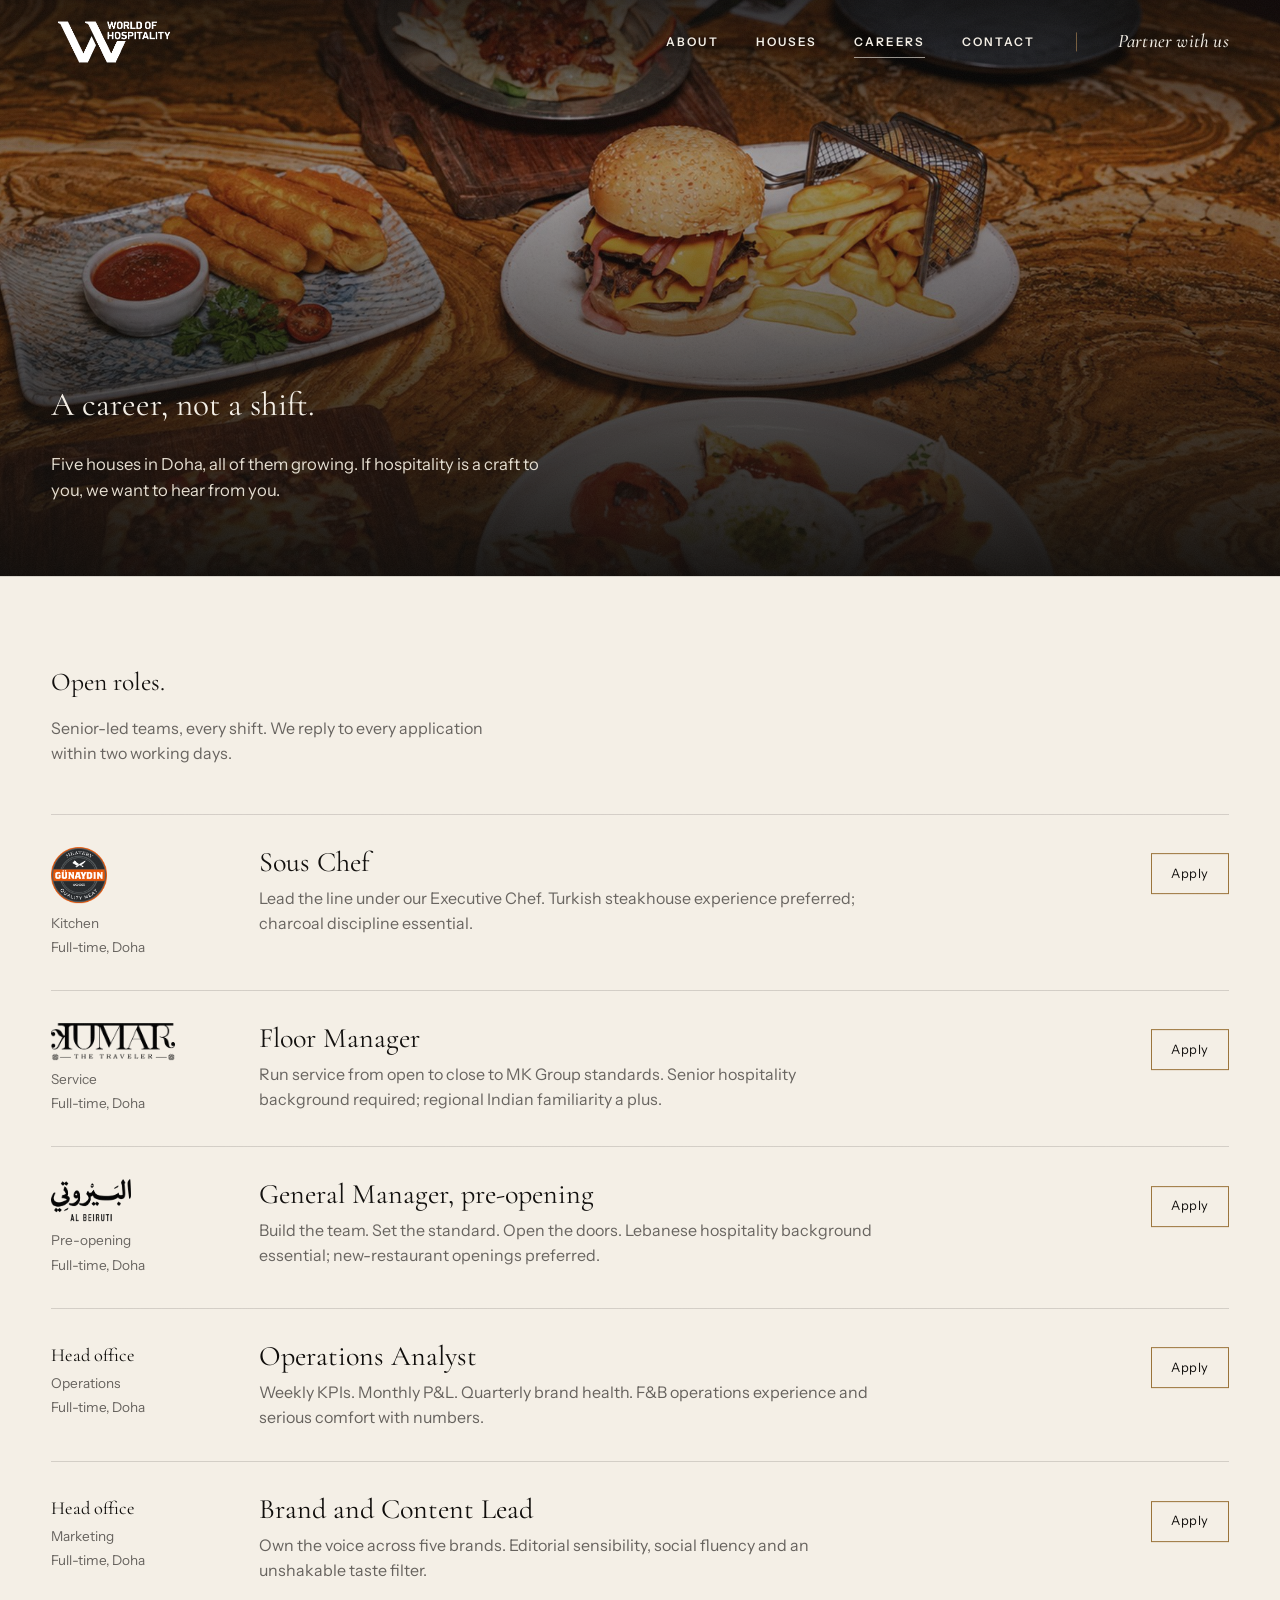
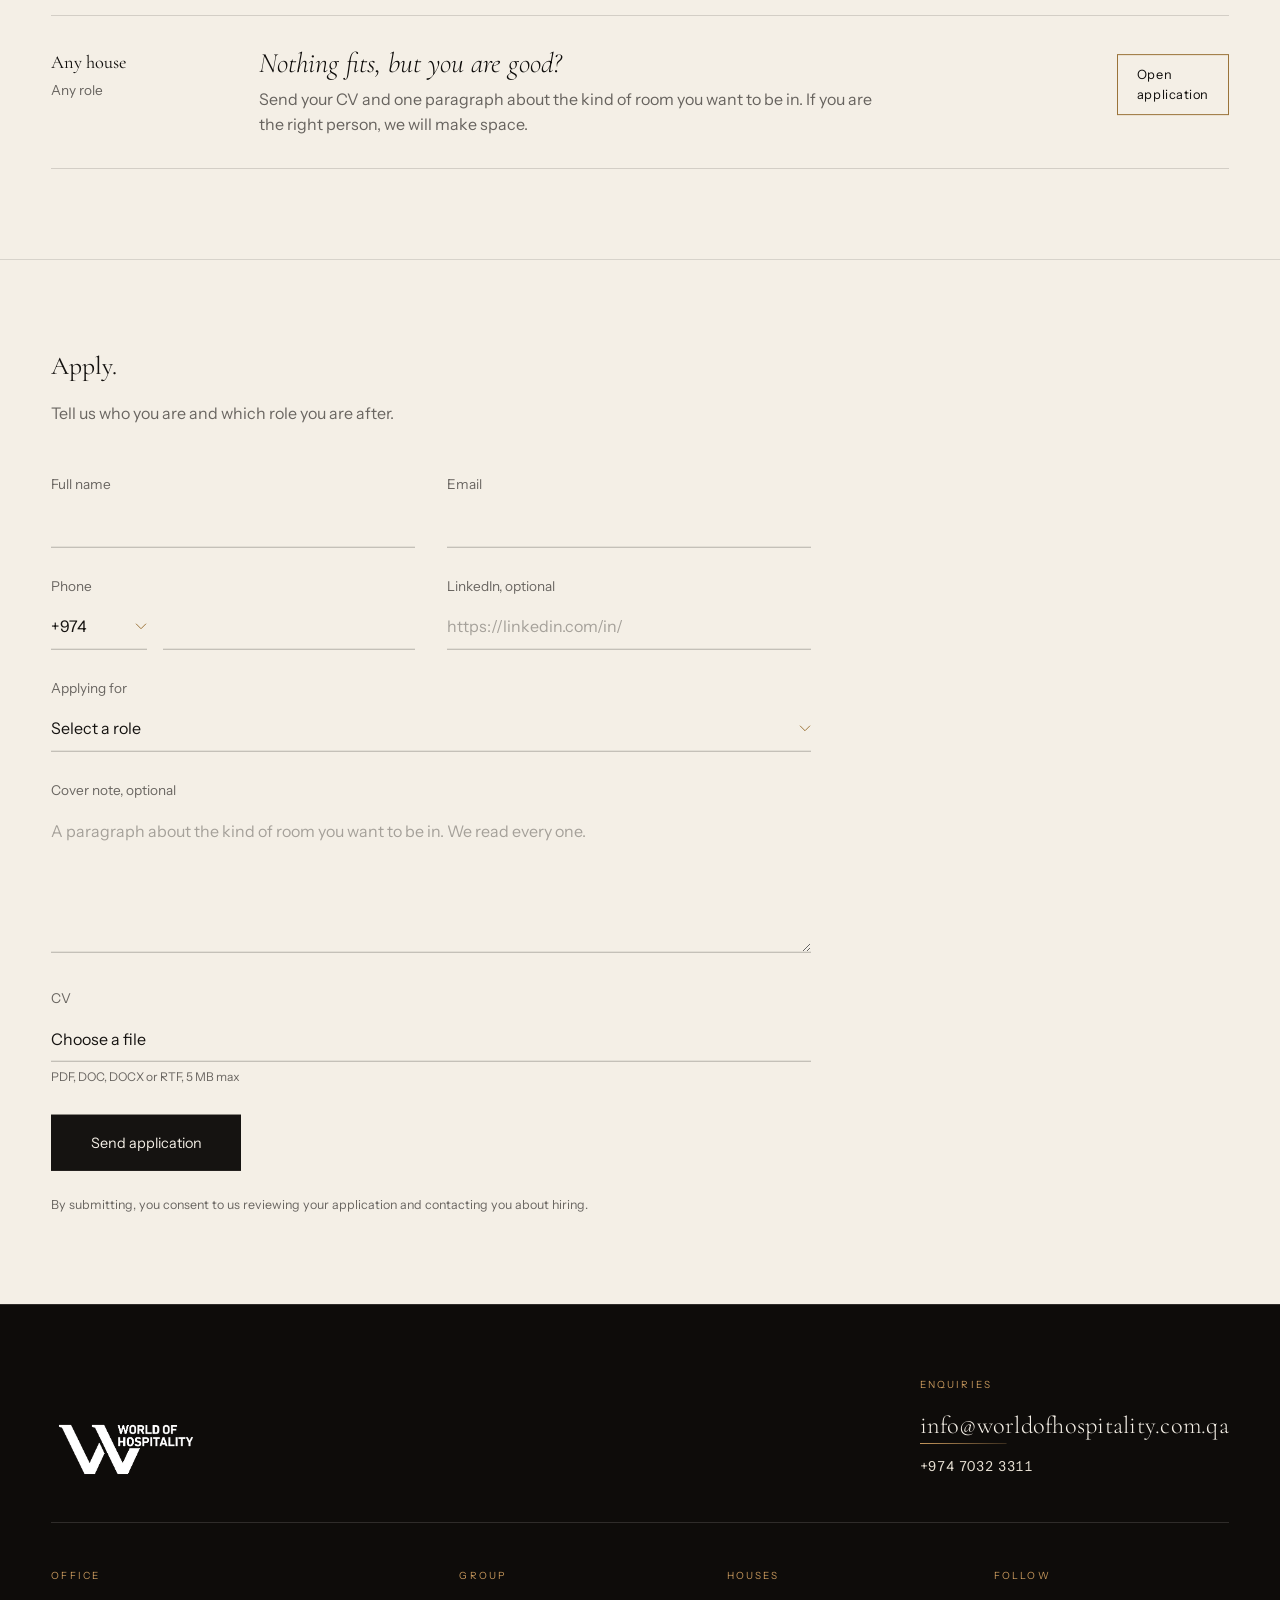
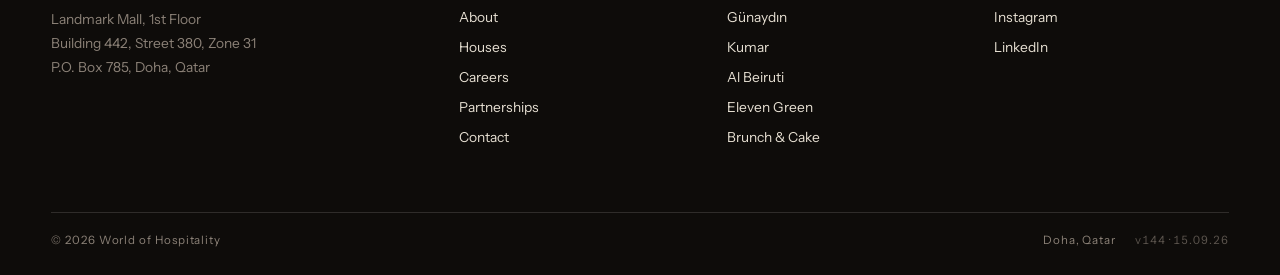
<file: careers.html>
<!doctype html>
<html lang="en">
<head>
<meta charset="utf-8">
<meta name="viewport" content="width=device-width, initial-scale=1">
<title>Careers · World of Hospitality</title>
<meta name="description" content="Open roles across World of Hospitality's five houses in Doha.">
<link rel="preconnect" href="https://fonts.googleapis.com">
<link rel="preconnect" href="https://fonts.gstatic.com" crossorigin>
<link rel="stylesheet" href="https://fonts.googleapis.com/css2?family=Cormorant+Garamond:ital,wght@0,300;0,400;0,500;1,300;1,400&family=Instrument+Sans:wght@400;500&display=swap">
<link rel="stylesheet" href="css/home.css?v=144">
<link rel="stylesheet" href="css/house.css?v=144">
<link rel="stylesheet" href="css/pages.css?v=144">
</head>
<body class="is-loading house-page inner-page">

<div class="veil veil--quick" id="veil" aria-hidden="true"></div>
<div class="grain" aria-hidden="true"></div>

<header class="nav" id="nav">
  <a href="index.html" class="nav__brand" aria-label="World of Hospitality home">
    <img src="images/woh-logo.png" alt="World of Hospitality" class="nav__logo" width="150" height="50">
  </a>
  <nav class="nav__links" aria-label="Primary">
    <a href="about.html">About</a>
    <a href="index.html#houses">Houses</a>
    <a href="careers.html" aria-current="page">Careers</a>
    <a href="contact.html">Contact</a>
  </nav>
  <a href="partnerships.html" class="nav__cta">Partner with us</a>
  <button class="nav__toggle" id="navToggle" aria-label="Open menu" aria-expanded="false"><span></span><span></span></button>
  <span class="nav__rule" aria-hidden="true"></span>
</header>

<div class="menu" id="menu" aria-hidden="true">
  <nav class="menu__links" aria-label="Mobile">
    <a href="about.html">About</a>
    <a href="index.html#houses">Houses</a>
    <a href="careers.html">Careers</a>
    <a href="contact.html">Contact</a>
    <a href="partnerships.html">Partner with us</a>
  </nav>
  <div class="menu__houses"><a href="gunaydin.html" class="proof__logo proof__logo--gunaydin"><img class="logo logo--gunaydin" src="images/brands/gunaydin.png" alt="Günaydın" width="700" height="699"></a><a href="kumar.html" class="proof__logo proof__logo--kumar"><img class="logo logo--kumar" src="images/brands/kumar.png" alt="Kumar" width="1200" height="356"></a><a href="al-beiruti.html" class="proof__logo proof__logo--al-beiruti"><img class="logo logo--al-beiruti" src="images/brands/al-beiruti.png" alt="Al Beiruti" width="900" height="466"></a><a href="eleven-green.html" class="proof__logo proof__logo--eleven-green"><img class="logo logo--eleven-green" src="images/brands/eleven-green.png" alt="Eleven Green" width="1200" height="114"></a><a href="brunch-cake.html" class="proof__logo proof__logo--brunch-cake"><img class="logo logo--brunch-cake" src="images/brands/brunch-cake.png" alt="Brunch &amp; Cake" width="1200" height="404"></a></div>
  <p class="menu__foot">Landmark Mall, Doha<br>+974 7032 3311</p>
</div>

<section class="open">
  <div class="open__media"><img src="images/brands/gunaydin-3.jpg" alt="Günaydın, the cut"><div class="open__grade"></div></div>
  <div class="open__copy">
    <h1 class="open__title"><span class="line"><span>A career, not a shift.</span></span></h1>
    <p class="open__lede">Five houses in Doha, all of them growing. If hospitality is a craft to you, we want to hear from you.</p>
  </div>
</section>

<section class="roles paper" id="roles">
  <div class="roles__head" data-reveal>
    <h2 class="sec__title">Open roles.</h2>
    <p class="sec__lede">Senior-led teams, every shift. We reply to every application within two working days.</p>
  </div>
  <ol class="roles__list"><li class="role" data-reveal>
  <div class="role__meta"><span class="role__logo role__logo--gunaydin"><img class="logo logo--gunaydin" src="images/brands/gunaydin.png" alt="Günaydın" width="700" height="699"></span><span>Kitchen</span><span>Full-time, Doha</span></div>
  <div class="role__body"><h3>Sous Chef</h3><p>Lead the line under our Executive Chef. Turkish steakhouse experience preferred; charcoal discipline essential.</p></div>
  <a class="link role__apply" href="#apply" data-prefill-role="Sous Chef, Günaydın">Apply</a>
</li><li class="role" data-reveal>
  <div class="role__meta"><span class="role__logo role__logo--kumar"><img class="logo logo--kumar" src="images/brands/kumar.png" alt="Kumar" width="1200" height="356"></span><span>Service</span><span>Full-time, Doha</span></div>
  <div class="role__body"><h3>Floor Manager</h3><p>Run service from open to close to MK Group standards. Senior hospitality background required; regional Indian familiarity a plus.</p></div>
  <a class="link role__apply" href="#apply" data-prefill-role="Floor Manager, Kumar">Apply</a>
</li><li class="role" data-reveal>
  <div class="role__meta"><span class="role__logo role__logo--al-beiruti"><img class="logo logo--al-beiruti" src="images/brands/al-beiruti.png" alt="Al Beiruti" width="900" height="466"></span><span>Pre-opening</span><span>Full-time, Doha</span></div>
  <div class="role__body"><h3>General Manager, pre-opening</h3><p>Build the team. Set the standard. Open the doors. Lebanese hospitality background essential; new-restaurant openings preferred.</p></div>
  <a class="link role__apply" href="#apply" data-prefill-role="General Manager, Al Beiruti">Apply</a>
</li><li class="role" data-reveal>
  <div class="role__meta"><span>Head office</span><span>Operations</span><span>Full-time, Doha</span></div>
  <div class="role__body"><h3>Operations Analyst</h3><p>Weekly KPIs. Monthly P&amp;L. Quarterly brand health. F&amp;B operations experience and serious comfort with numbers.</p></div>
  <a class="link role__apply" href="#apply" data-prefill-role="Operations Analyst">Apply</a>
</li><li class="role" data-reveal>
  <div class="role__meta"><span>Head office</span><span>Marketing</span><span>Full-time, Doha</span></div>
  <div class="role__body"><h3>Brand and Content Lead</h3><p>Own the voice across five brands. Editorial sensibility, social fluency and an unshakable taste filter.</p></div>
  <a class="link role__apply" href="#apply" data-prefill-role="Brand &amp; Content Lead">Apply</a>
</li>
  <li class="role role--open" data-reveal>
    <div class="role__meta"><span>Any house</span><span>Any role</span></div>
    <div class="role__body"><h3>Nothing fits, but you are good?</h3><p>Send your CV and one paragraph about the kind of room you want to be in. If you are the right person, we will make space.</p></div>
    <a class="link role__apply" href="#apply" data-prefill-role="Open application">Open application</a>
  </li>
  </ol>
</section>

<section class="apply paper" id="apply">
  <div class="apply__head" data-reveal>
    <h2 class="sec__title">Apply.</h2>
    <p class="sec__lede">Tell us who you are and which role you are after.</p>
  </div>
  <form class="form" id="applyForm" action="apply.php" method="post" enctype="multipart/form-data" novalidate data-reveal>
    <input type="text" name="website" tabindex="-1" autocomplete="off" aria-hidden="true" class="form__hp">
    <div class="form__row">
      <label class="field"><span>Full name</span><input id="appName" name="name" type="text" required autocomplete="name" maxlength="80"></label>
      <label class="field"><span>Email</span><input id="appEmail" name="email" type="email" required autocomplete="email" maxlength="120"></label>
    </div>
    <div class="form__row">
      <div class="field field--phone"><span>Phone</span><div><select name="phoneCode" aria-label="Country code"><option value="+974" selected>+974</option><option value="+971">+971</option><option value="+966">+966</option><option value="+965">+965</option><option value="+973">+973</option><option value="+968">+968</option><option value="+961">+961</option><option value="+962">+962</option><option value="+20">+20</option><option value="+90">+90</option><option value="+91">+91</option><option value="+92">+92</option><option value="+63">+63</option><option value="+44">+44</option><option value="+33">+33</option><option value="+34">+34</option><option value="+49">+49</option><option value="+1">+1</option></select><input id="appPhone" name="phone" type="tel" required autocomplete="tel" maxlength="20" inputmode="numeric"></div></div>
      <label class="field"><span>LinkedIn, optional</span><input id="appLinkedin" name="linkedin" type="url" autocomplete="url" maxlength="200" placeholder="https://linkedin.com/in/"></label>
    </div>
    <label class="field"><span>Applying for</span><select id="appRole" name="role" required><option value="">Select a role</option><option>Sous Chef, Günaydın</option><option>Floor Manager, Kumar</option><option>General Manager, Al Beiruti</option><option>Operations Analyst</option><option>Brand &amp; Content Lead</option><option>Open application</option></select></label>
    <label class="field"><span>Cover note, optional</span><textarea id="appMessage" name="message" rows="5" maxlength="5000" placeholder="A paragraph about the kind of room you want to be in. We read every one."></textarea></label>
    <label class="field field--file"><span>CV</span><input id="appCv" name="cv" type="file" accept=".pdf,.doc,.docx,.rtf" required><em class="form__file-name">Choose a file</em><small>PDF, DOC, DOCX or RTF, 5 MB max</small></label>
    <div class="form__foot">
      <button type="submit" class="visit__cta">Send application</button>
      <p class="form__status" aria-live="polite"></p>
    </div>
    <p class="form__legal">By submitting, you consent to us reviewing your application and contacting you about hiring.</p>
  </form>
</section>

<footer class="foot">
  <div class="foot__top">
    <a href="index.html" class="foot__brand" aria-label="World of Hospitality home">
      <img src="images/woh-logo.png" alt="World of Hospitality" width="150" height="50">
    </a>
    <div class="foot__contact">
      <span class="foot__eyebrow">Enquiries</span>
      <a class="foot__mail" href="mailto:info@worldofhospitality.com.qa">info@worldofhospitality.com.qa</a>
      <a class="foot__tel" href="tel:+97470323311">+974 7032 3311</a>
    </div>
  </div>
  <div class="foot__grid">
    <div class="foot__col foot__col--office">
      <span class="foot__eyebrow">Office</span>
      <address>Landmark Mall, 1st Floor<br>Building 442, Street 380, Zone 31<br>P.O. Box 785, Doha, Qatar</address>
    </div>
    <div class="foot__col">
      <span class="foot__eyebrow">Group</span>
      <a href="about.html">About</a>
      <a href="index.html#houses">Houses</a>
      <a href="careers.html">Careers</a>
      <a href="partnerships.html">Partnerships</a>
      <a href="contact.html">Contact</a>
    </div>
    <div class="foot__col">
      <span class="foot__eyebrow">Houses</span>
      <a href="gunaydin.html">Günaydın</a>
      <a href="kumar.html">Kumar</a>
      <a href="al-beiruti.html">Al Beiruti</a>
      <a href="eleven-green.html">Eleven Green</a>
      <a href="brunch-cake.html">Brunch &amp; Cake</a>
    </div>
    <div class="foot__col">
      <span class="foot__eyebrow">Follow</span>
      <a href="https://www.instagram.com/albeirutiqa" target="_blank" rel="noopener">Instagram</a>
      <a href="https://www.linkedin.com/company/worldofhospitalityqa" target="_blank" rel="noopener">LinkedIn</a>
    </div>
  </div>
  <div class="foot__bottom">
    <span>© <span data-year>2026</span> World of Hospitality</span>
    <span class="foot__bottom-right">Doha, Qatar <span class="foot__ver">v144 · 15.09.26</span></span>
  </div>
</footer>

<script src="js/vendor/gsap.min.js?v=144"></script>
<script src="js/vendor/ScrollTrigger.min.js?v=144"></script>
<script src="js/vendor/lenis.min.js?v=144"></script>
<script src="js/site.js?v=144"></script>
</body>
</html>
</file>
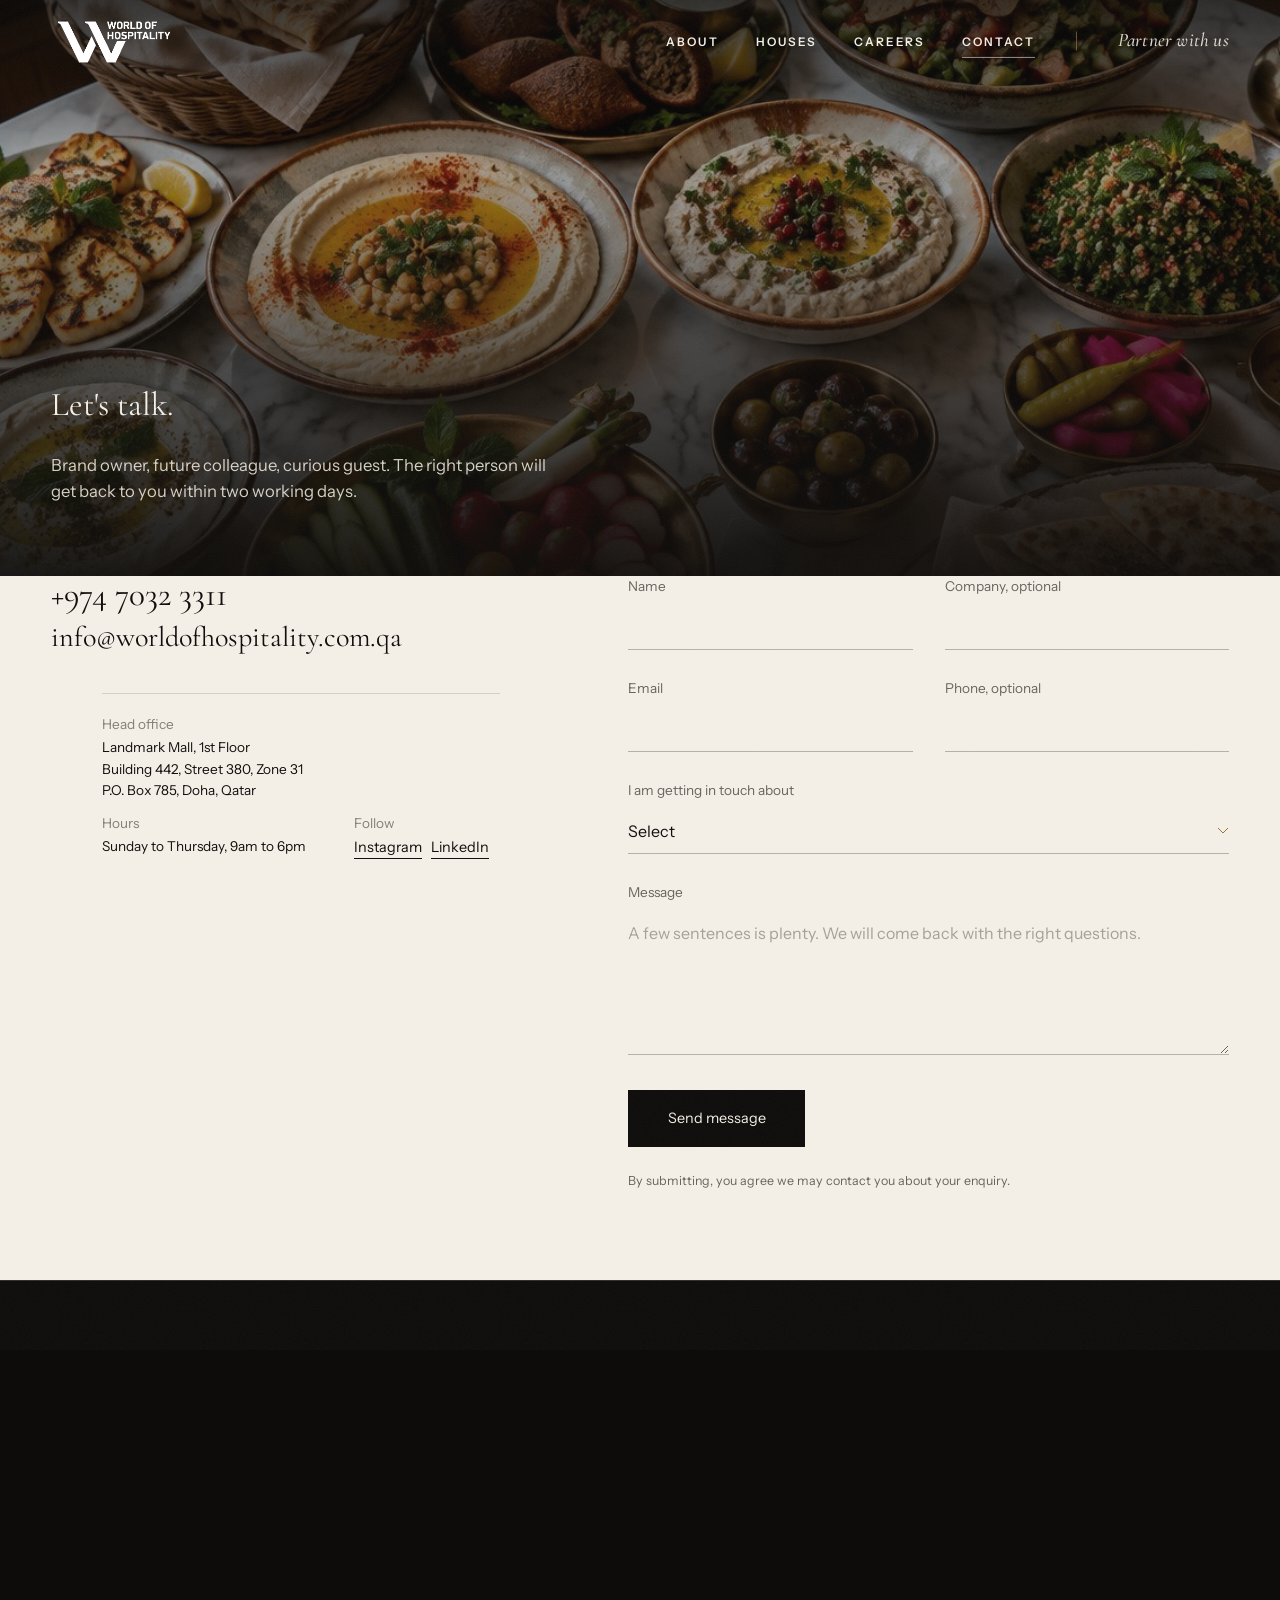
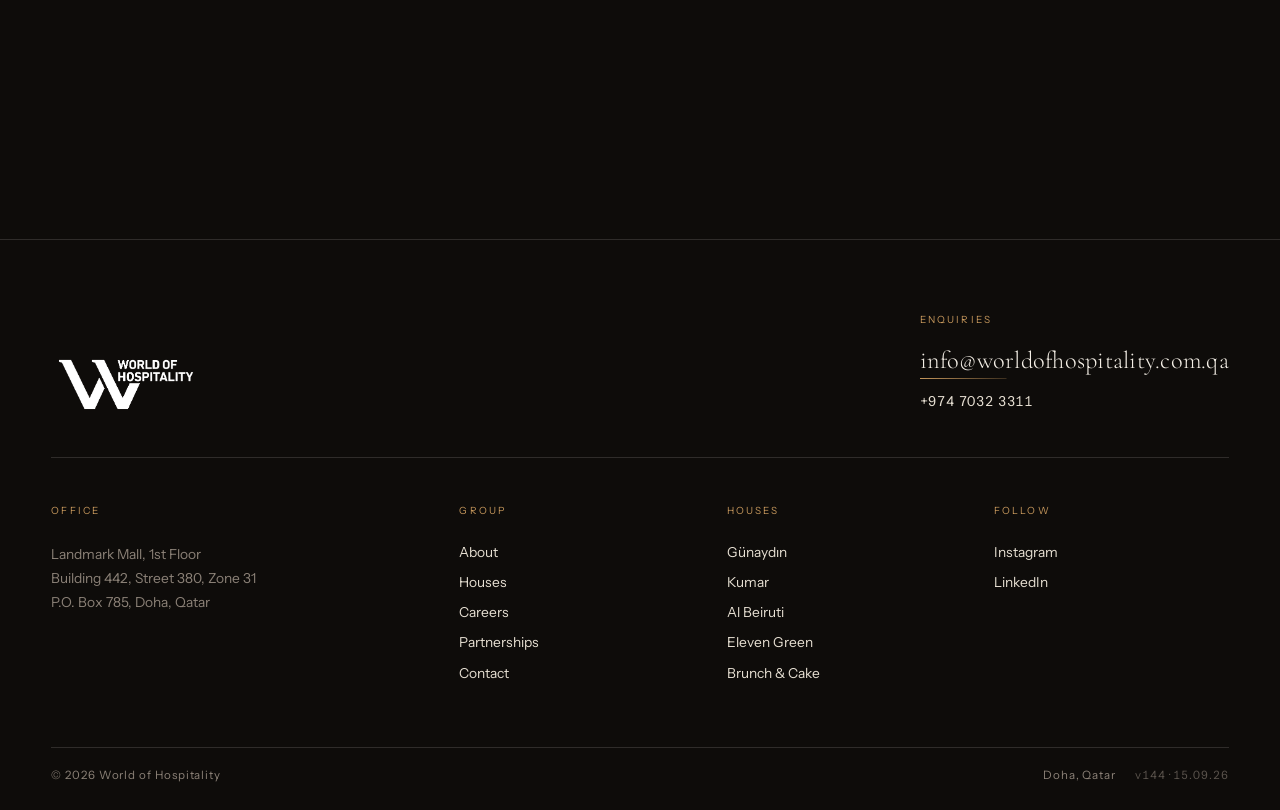
<file: contact.html>
<!doctype html>
<html lang="en">
<head>
<meta charset="utf-8">
<meta name="viewport" content="width=device-width, initial-scale=1">
<title>Contact · World of Hospitality</title>
<meta name="description" content="Contact World of Hospitality, Landmark Mall, Doha.">
<link rel="preconnect" href="https://fonts.googleapis.com">
<link rel="preconnect" href="https://fonts.gstatic.com" crossorigin>
<link rel="stylesheet" href="https://fonts.googleapis.com/css2?family=Cormorant+Garamond:ital,wght@0,300;0,400;0,500;1,300;1,400&family=Instrument+Sans:wght@400;500&display=swap">
<link rel="stylesheet" href="css/home.css?v=144">
<link rel="stylesheet" href="css/house.css?v=144">
<link rel="stylesheet" href="css/pages.css?v=144">
</head>
<body class="is-loading house-page inner-page">

<div class="veil veil--quick" id="veil" aria-hidden="true"></div>
<div class="grain" aria-hidden="true"></div>

<header class="nav" id="nav">
  <a href="index.html" class="nav__brand" aria-label="World of Hospitality home">
    <img src="images/woh-logo.png" alt="World of Hospitality" class="nav__logo" width="150" height="50">
  </a>
  <nav class="nav__links" aria-label="Primary">
    <a href="about.html">About</a>
    <a href="index.html#houses">Houses</a>
    <a href="careers.html">Careers</a>
    <a href="contact.html" aria-current="page">Contact</a>
  </nav>
  <a href="partnerships.html" class="nav__cta">Partner with us</a>
  <button class="nav__toggle" id="navToggle" aria-label="Open menu" aria-expanded="false"><span></span><span></span></button>
  <span class="nav__rule" aria-hidden="true"></span>
</header>

<div class="menu" id="menu" aria-hidden="true">
  <nav class="menu__links" aria-label="Mobile">
    <a href="about.html">About</a>
    <a href="index.html#houses">Houses</a>
    <a href="careers.html">Careers</a>
    <a href="contact.html">Contact</a>
    <a href="partnerships.html">Partner with us</a>
  </nav>
  <div class="menu__houses"><a href="gunaydin.html" class="proof__logo proof__logo--gunaydin"><img class="logo logo--gunaydin" src="images/brands/gunaydin.png" alt="Günaydın" width="700" height="699"></a><a href="kumar.html" class="proof__logo proof__logo--kumar"><img class="logo logo--kumar" src="images/brands/kumar.png" alt="Kumar" width="1200" height="356"></a><a href="al-beiruti.html" class="proof__logo proof__logo--al-beiruti"><img class="logo logo--al-beiruti" src="images/brands/al-beiruti.png" alt="Al Beiruti" width="900" height="466"></a><a href="eleven-green.html" class="proof__logo proof__logo--eleven-green"><img class="logo logo--eleven-green" src="images/brands/eleven-green.png" alt="Eleven Green" width="1200" height="114"></a><a href="brunch-cake.html" class="proof__logo proof__logo--brunch-cake"><img class="logo logo--brunch-cake" src="images/brands/brunch-cake.png" alt="Brunch &amp; Cake" width="1200" height="404"></a></div>
  <p class="menu__foot">Landmark Mall, Doha<br>+974 7032 3311</p>
</div>

<section class="open">
  <div class="open__media"><img src="images/brands/al-beiruti-mezze.jpg" alt="Al Beiruti, mezze"><div class="open__grade"></div></div>
  <div class="open__copy">
    <h1 class="open__title"><span class="line"><span>Let's talk.</span></span></h1>
    <p class="open__lede">Brand owner, future colleague, curious guest. The right person will get back to you within two working days.</p>
  </div>
</section>

<section class="reach paper">
  <div class="reach__col" data-reveal>
    <a class="reach__big" href="tel:+97470323311">+974 7032 3311</a>
    <a class="reach__big reach__big--mail" href="mailto:info@worldofhospitality.com.qa">info@worldofhospitality.com.qa</a>
    <dl class="story__facts reach__facts">
      <div><dt>Head office</dt><dd>Landmark Mall, 1st Floor<br>Building 442, Street 380, Zone 31<br>P.O. Box 785, Doha, Qatar</dd></div>
      <div><dt>Hours</dt><dd>Sunday to Thursday, 9am to 6pm</dd></div>
      <div><dt>Follow</dt><dd><a class="link" href="https://www.instagram.com/albeirutiqa" target="_blank" rel="noopener">Instagram</a> &nbsp; <a class="link" href="https://www.linkedin.com/company/worldofhospitalityqa" target="_blank" rel="noopener">LinkedIn</a></dd></div>
    </dl>
  </div>
  <form class="form reach__form" id="contactForm" data-reveal>
    <input type="text" name="website" tabindex="-1" autocomplete="off" aria-hidden="true" class="form__hp">
    <div class="form__row">
      <label class="field"><span>Name</span><input name="name" type="text" required autocomplete="name" maxlength="80"></label>
      <label class="field"><span>Company, optional</span><input name="company" type="text" autocomplete="organization" maxlength="120"></label>
    </div>
    <div class="form__row">
      <label class="field"><span>Email</span><input name="email" type="email" required autocomplete="email" maxlength="120"></label>
      <label class="field"><span>Phone, optional</span><input name="phone" type="tel" autocomplete="tel" maxlength="24"></label>
    </div>
    <label class="field"><span>I am getting in touch about</span><select name="topic" required><option value="">Select</option><option>A brand partnership or Qatar expansion</option><option>Career opportunities</option><option>Media and press</option><option>Supplier and vendor enquiries</option><option>Something else</option></select></label>
    <label class="field"><span>Message</span><textarea name="message" rows="5" required maxlength="3000" placeholder="A few sentences is plenty. We will come back with the right questions."></textarea></label>
    <div class="form__foot">
      <button type="submit" class="visit__cta">Send message</button>
      <p class="form__status" aria-live="polite"></p>
    </div>
    <p class="form__legal">By submitting, you agree we may contact you about your enquiry.</p>
  </form>
</section>

<section class="map" aria-label="Map">
  <iframe title="Landmark Mall, Doha" src="https://maps.google.com/maps?q=Landmark%20Mall%2C%20Doha%2C%20Qatar&z=14&output=embed" loading="lazy" referrerpolicy="no-referrer-when-downgrade" allowfullscreen></iframe>
</section>

<footer class="foot">
  <div class="foot__top">
    <a href="index.html" class="foot__brand" aria-label="World of Hospitality home">
      <img src="images/woh-logo.png" alt="World of Hospitality" width="150" height="50">
    </a>
    <div class="foot__contact">
      <span class="foot__eyebrow">Enquiries</span>
      <a class="foot__mail" href="mailto:info@worldofhospitality.com.qa">info@worldofhospitality.com.qa</a>
      <a class="foot__tel" href="tel:+97470323311">+974 7032 3311</a>
    </div>
  </div>
  <div class="foot__grid">
    <div class="foot__col foot__col--office">
      <span class="foot__eyebrow">Office</span>
      <address>Landmark Mall, 1st Floor<br>Building 442, Street 380, Zone 31<br>P.O. Box 785, Doha, Qatar</address>
    </div>
    <div class="foot__col">
      <span class="foot__eyebrow">Group</span>
      <a href="about.html">About</a>
      <a href="index.html#houses">Houses</a>
      <a href="careers.html">Careers</a>
      <a href="partnerships.html">Partnerships</a>
      <a href="contact.html">Contact</a>
    </div>
    <div class="foot__col">
      <span class="foot__eyebrow">Houses</span>
      <a href="gunaydin.html">Günaydın</a>
      <a href="kumar.html">Kumar</a>
      <a href="al-beiruti.html">Al Beiruti</a>
      <a href="eleven-green.html">Eleven Green</a>
      <a href="brunch-cake.html">Brunch &amp; Cake</a>
    </div>
    <div class="foot__col">
      <span class="foot__eyebrow">Follow</span>
      <a href="https://www.instagram.com/albeirutiqa" target="_blank" rel="noopener">Instagram</a>
      <a href="https://www.linkedin.com/company/worldofhospitalityqa" target="_blank" rel="noopener">LinkedIn</a>
    </div>
  </div>
  <div class="foot__bottom">
    <span>© <span data-year>2026</span> World of Hospitality</span>
    <span class="foot__bottom-right">Doha, Qatar <span class="foot__ver">v144 · 15.09.26</span></span>
  </div>
</footer>

<script src="js/vendor/gsap.min.js?v=144"></script>
<script src="js/vendor/ScrollTrigger.min.js?v=144"></script>
<script src="js/vendor/lenis.min.js?v=144"></script>
<script src="js/site.js?v=144"></script>
</body>
</html>
</file>
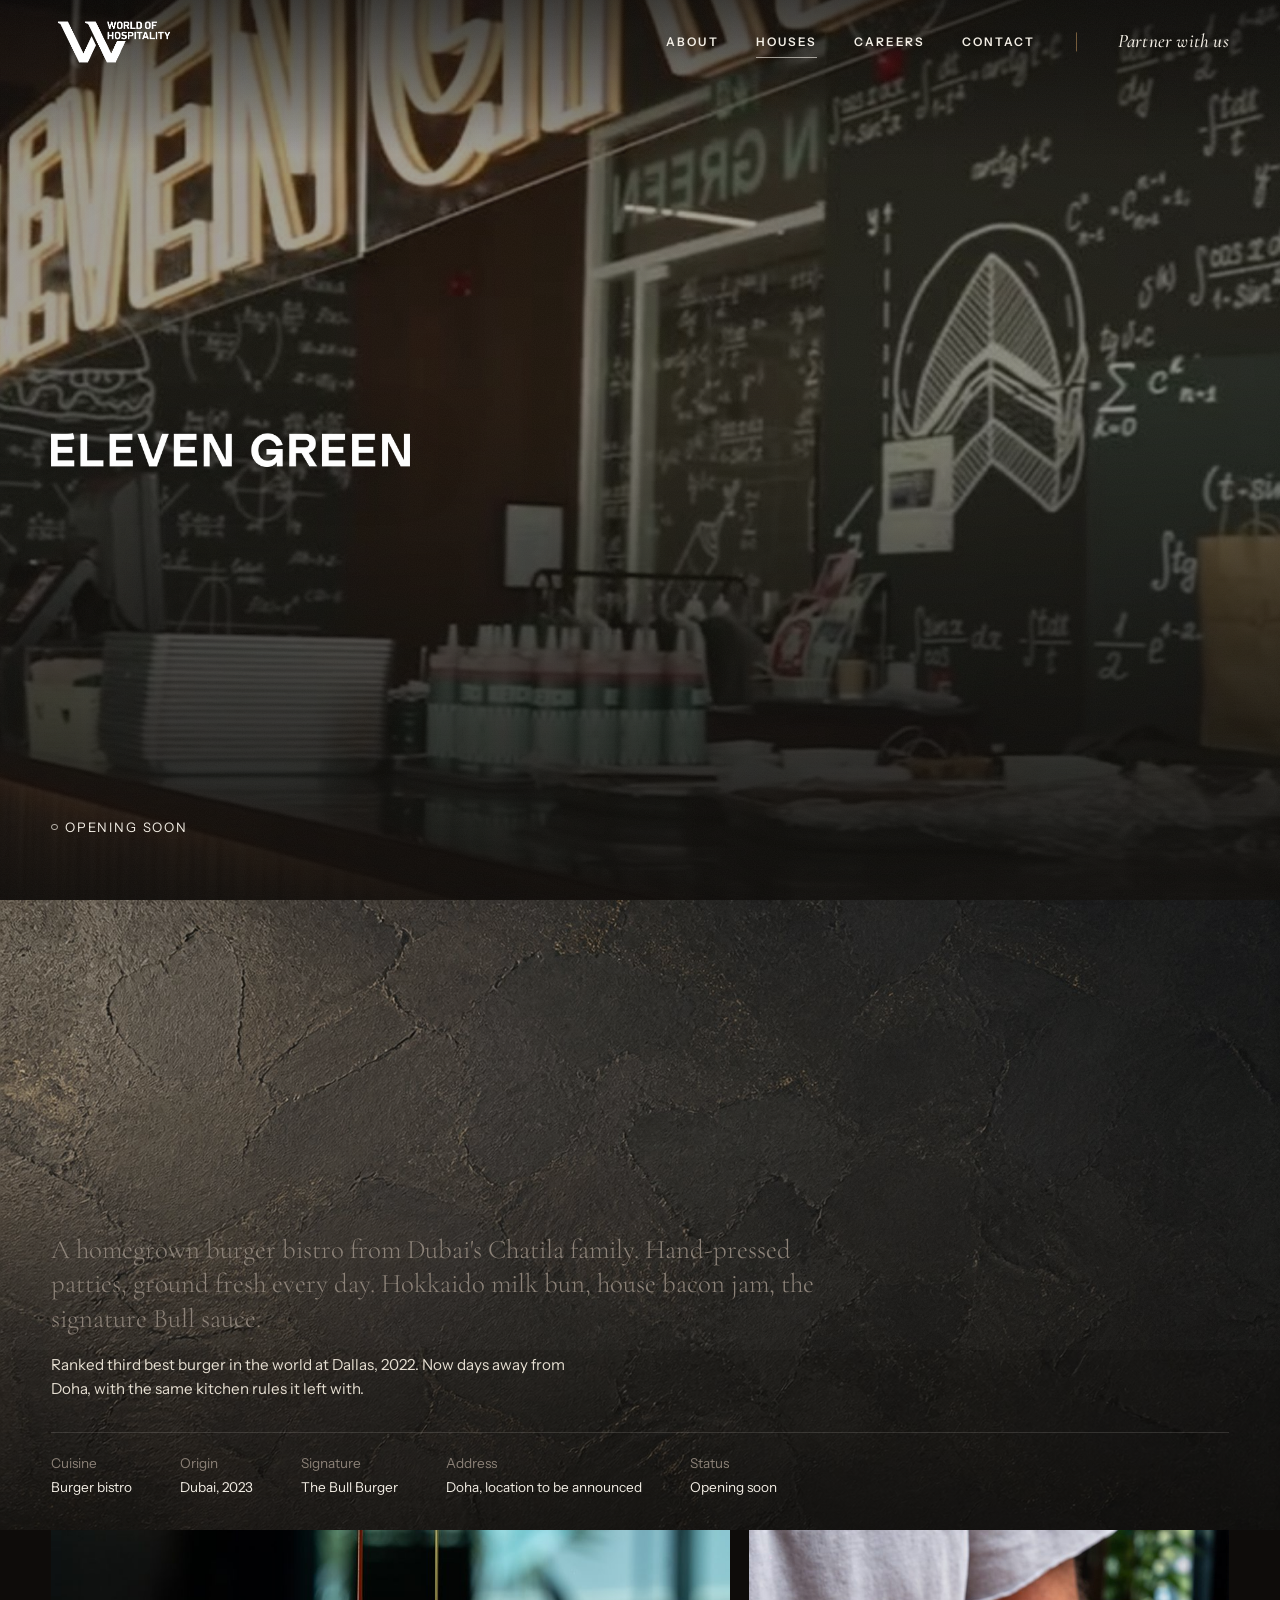
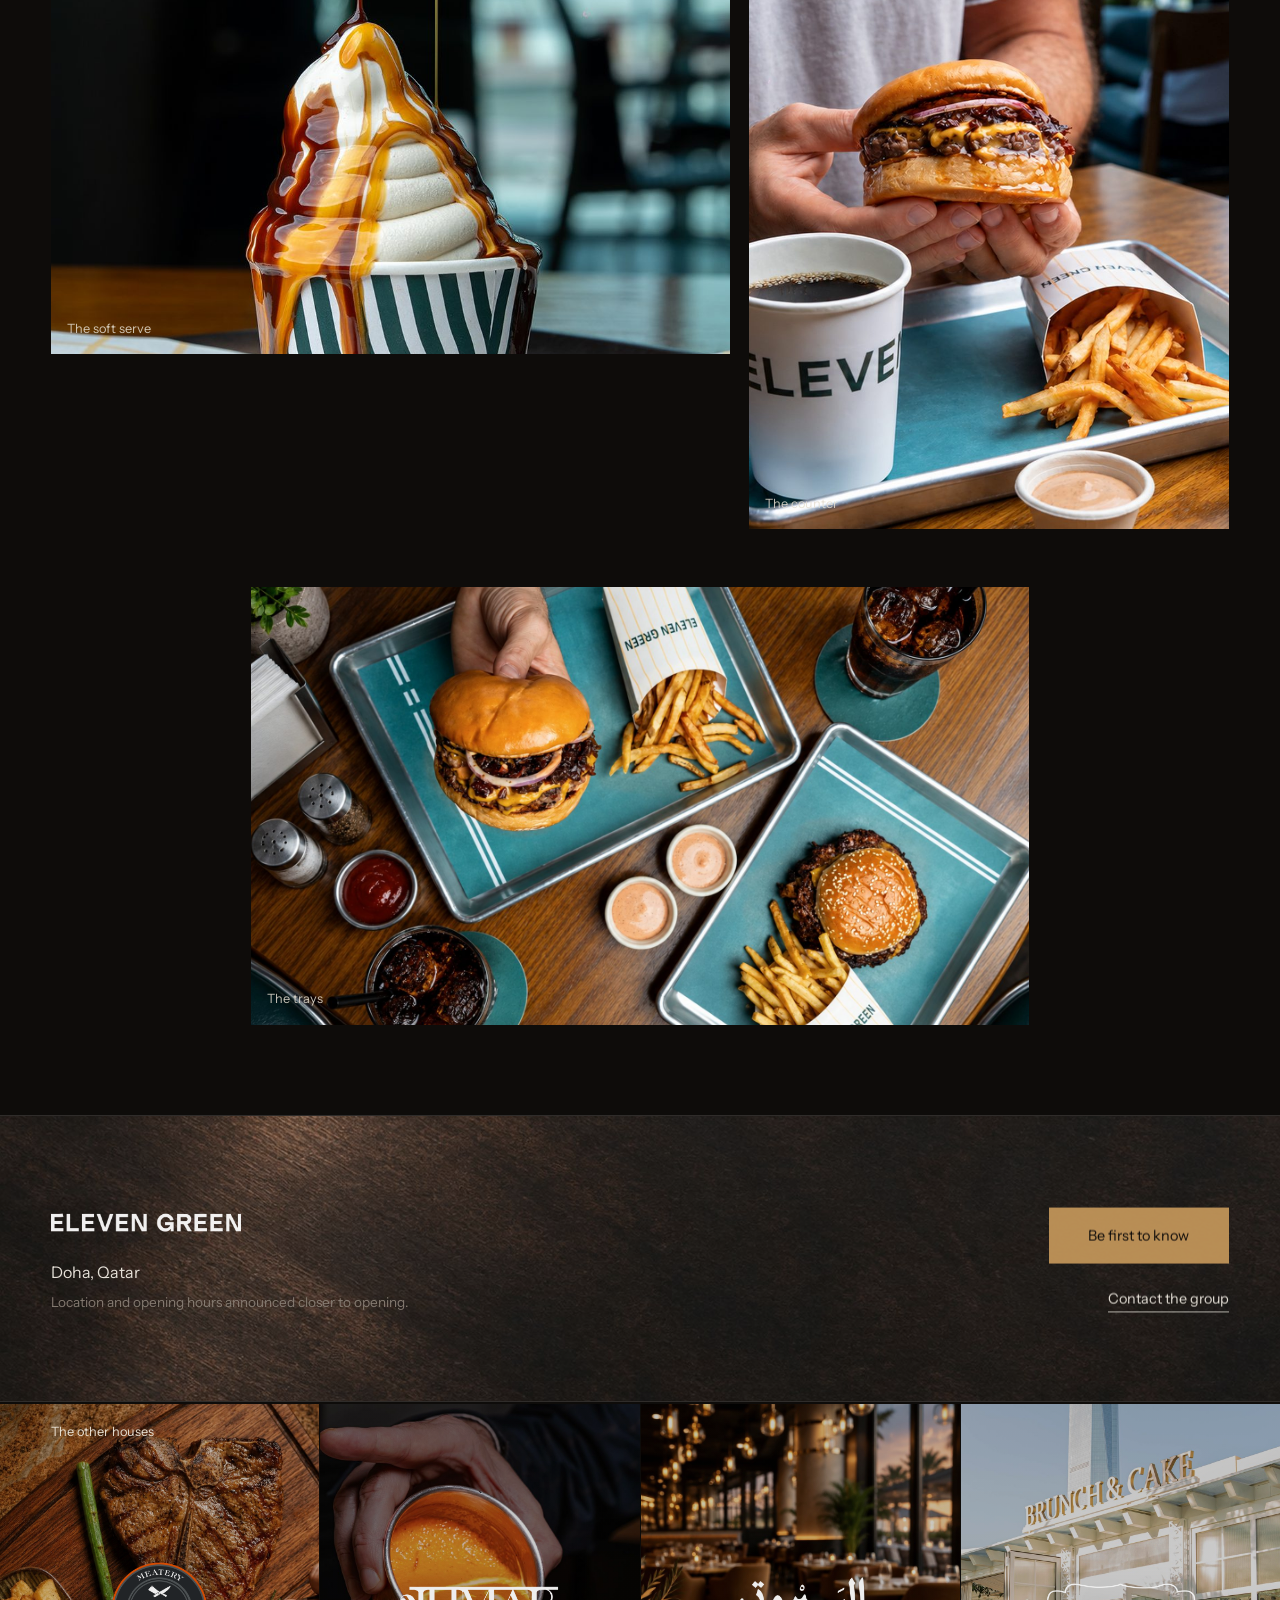
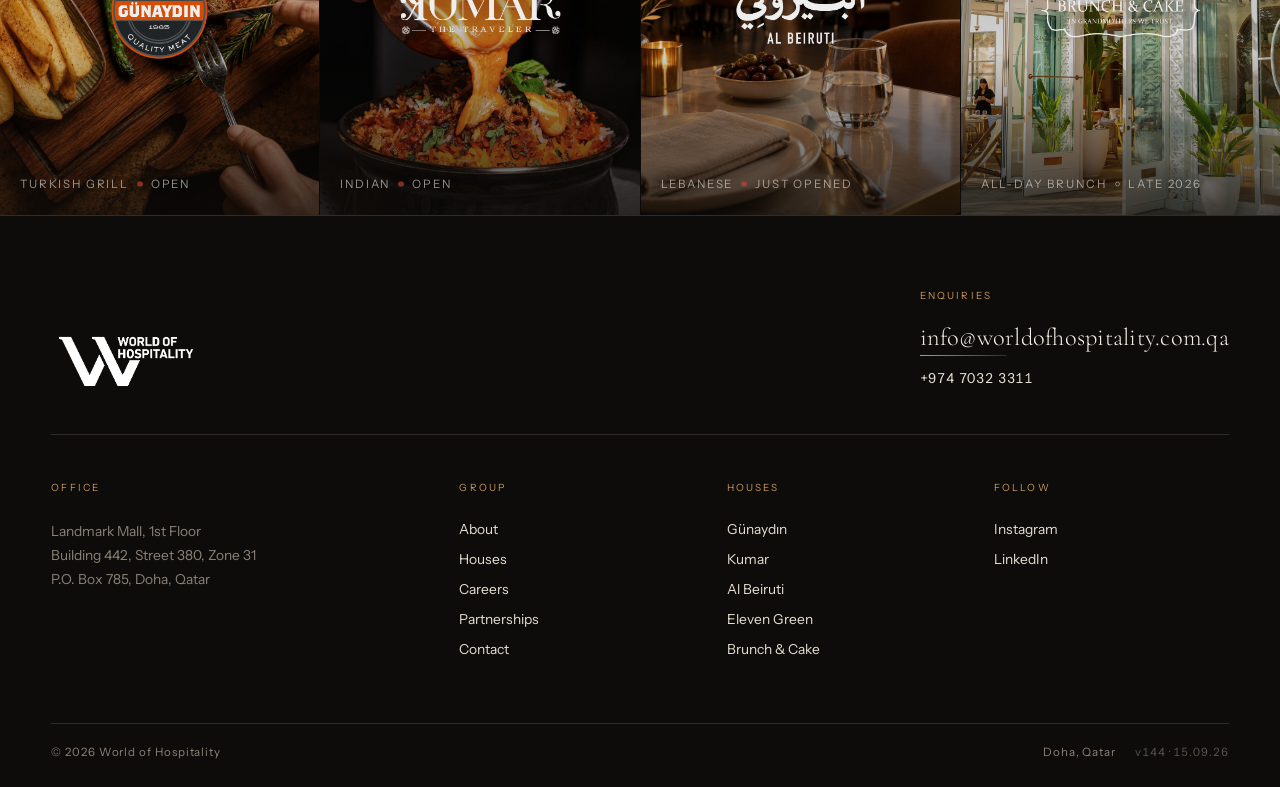
<file: eleven-green.html>
<!doctype html>
<html lang="en">
<head>
<meta charset="utf-8">
<meta name="viewport" content="width=device-width, initial-scale=1">
<title>Eleven Green · World of Hospitality</title>
<meta name="description" content="Eleven Green in Doha. The Bull Burger is in town. A World of Hospitality house.">
<link rel="preconnect" href="https://fonts.googleapis.com">
<link rel="preconnect" href="https://fonts.gstatic.com" crossorigin>
<link rel="stylesheet" href="https://fonts.googleapis.com/css2?family=Cormorant+Garamond:ital,wght@0,300;0,400;0,500;1,300;1,400&family=Instrument+Sans:wght@400;500&display=swap">
<link rel="stylesheet" href="css/home.css?v=144">
<link rel="stylesheet" href="css/house.css?v=144">
</head>
<body class="is-loading house-page">

<div class="veil veil--quick" id="veil" aria-hidden="true"></div>
<div class="grain" aria-hidden="true"></div>

<header class="nav" id="nav">
  <a href="index.html" class="nav__brand" aria-label="World of Hospitality home">
    <img src="images/woh-logo.png" alt="World of Hospitality" class="nav__logo" width="150" height="50">
  </a>
  <nav class="nav__links" aria-label="Primary">
    <a href="about.html">About</a>
    <a href="index.html#houses" aria-current="page">Houses</a>
    <a href="careers.html">Careers</a>
    <a href="contact.html">Contact</a>
  </nav>
  <a href="partnerships.html" class="nav__cta">Partner with us</a>
  <button class="nav__toggle" id="navToggle" aria-label="Open menu" aria-expanded="false"><span></span><span></span></button>
  <span class="nav__rule" aria-hidden="true"></span>
</header>

<div class="menu" id="menu" aria-hidden="true">
  <nav class="menu__links" aria-label="Mobile">
    <a href="about.html">About</a>
    <a href="index.html#houses">Houses</a>
    <a href="careers.html">Careers</a>
    <a href="contact.html">Contact</a>
    <a href="partnerships.html">Partner with us</a>
  </nav>
  <div class="menu__houses"><a href="gunaydin.html" class="proof__logo proof__logo--gunaydin"><img class="logo logo--gunaydin" src="images/brands/gunaydin.png" alt="Günaydın" width="700" height="699"></a><a href="kumar.html" class="proof__logo proof__logo--kumar"><img class="logo logo--kumar" src="images/brands/kumar.png" alt="Kumar" width="1200" height="356"></a><a href="al-beiruti.html" class="proof__logo proof__logo--al-beiruti"><img class="logo logo--al-beiruti" src="images/brands/al-beiruti.png" alt="Al Beiruti" width="900" height="466"></a><a href="eleven-green.html" class="proof__logo proof__logo--eleven-green"><img class="logo logo--eleven-green" src="images/brands/eleven-green.png" alt="Eleven Green" width="1200" height="114"></a><a href="brunch-cake.html" class="proof__logo proof__logo--brunch-cake"><img class="logo logo--brunch-cake" src="images/brands/brunch-cake.png" alt="Brunch &amp; Cake" width="1200" height="404"></a></div>
  <p class="menu__foot">Landmark Mall, Doha<br>+974 7032 3311</p>
</div>

<!-- ============ HERO ============ -->
<section class="hero" id="top">
  <div class="hero__media">
    <video class="hero__film hero__film--desk" muted loop playsinline autoplay preload="auto" poster="images/brands/eleven-green-poster.jpg"><source src="videos/eleven-green.mp4" type="video/mp4"></video><img class="hero__film hero__film--mob" src="images/brands/eleven-green-m.jpg" alt="">
    <div class="hero__grade"></div>
  </div>
  <div class="hero__mark"><span class="hero__logo"><img class="logo logo--eleven-green" src="images/brands/eleven-green.png" alt="Eleven Green" width="1200" height="114"></span></div>
  <div class="hero__copy">
    <h1 class="sr-only">Eleven Green</h1>
    <p class="hero__meta"><span class="line"><span><span class="hero__meta-item"><span class="live live--soon"><i></i>Opening soon</span></span></span></span></p>
  </div>
  <div class="hero__cue" aria-hidden="true"><span></span></div>
</section>

<!-- ============ STORY over film ============ -->
<section class="story" id="story">
  <div class="story__media story__media--material"><img src="images/material/plaster.jpg" alt="" loading="lazy"></div>
  <div class="story__copy">
    <p class="story__lead" data-split>A homegrown burger bistro from Dubai's Chatila family. Hand-pressed patties, ground fresh every day. Hokkaido milk bun, house bacon jam, the signature Bull sauce.</p>
    <p class="story__more">Ranked third best burger in the world at Dallas, 2022. Now days away from Doha, with the same kitchen rules it left with.</p>
  </div>
  <dl class="story__facts"><div><dt>Cuisine</dt><dd>Burger bistro</dd></div><div><dt>Origin</dt><dd>Dubai, 2023</dd></div><div><dt>Signature</dt><dd>The Bull Burger</dd></div><div><dt>Address</dt><dd>Doha, location to be announced</dd></div><div><dt>Status</dt><dd>Opening soon</dd></div></dl>
</section>

<!-- ============ GALLERY ============ -->
<section class="gal" id="gallery">
  <div class="gal__grid">
<figure class="gal__cell gal__cell--wide"><img src="images/brands/eleven-green-5.jpg" alt="Eleven Green, the soft serve" loading="lazy"><figcaption>The soft serve</figcaption></figure>
<figure class="gal__cell"><img src="images/brands/eleven-green-6.jpg" alt="Eleven Green, the counter" loading="lazy"><figcaption>The counter</figcaption></figure>
<figure class="gal__cell"><img src="images/brands/eleven-green-3.jpg" alt="Eleven Green, the trays" loading="lazy"><figcaption>The trays</figcaption></figure>
  </div>
</section>

<!-- ============ VISIT over film ============ -->
<section class="visit" id="visit">
  <div class="visit__media"><img src="images/material/bronze.jpg" alt="" loading="lazy"></div>
  <div class="visit__inner">
    <div class="visit__col" data-reveal>
      <span class="visit__logo"><img class="logo logo--eleven-green" src="images/brands/eleven-green.png" alt="Eleven Green" width="1200" height="114"></span>
      <p class="visit__addr">Doha, Qatar</p><p class="visit__hours">Location and opening hours announced closer to opening.</p>
      
    </div>
    <div class="visit__col visit__col--act" data-reveal>
      <a class="visit__cta" href="mailto:info@worldofhospitality.com.qa?subject=Eleven%20Green%20opening">Be first to know</a>
      <div class="visit__links"><a class="link" href="contact.html">Contact the group</a></div>
    </div>
  </div>
</section>

<!-- ============ THE OTHER HOUSES ============ -->
<section class="wall wall--mini" aria-label="The houses">
<div class="wall__label">The other houses</div>
  <a class="wall__panel" href="gunaydin.html" data-house="gunaydin">
    <div class="wall__media"><img src="images/brands/gunaydin-1.jpg" alt="" loading="lazy"></div>
    <div class="wall__logo "><img class="logo logo--gunaydin" src="images/brands/gunaydin.png" alt="Günaydın" width="700" height="699"></div>
    <div class="wall__foot"><span class="wall__meta"><span class="live">Turkish grill<i></i>Open</span></span></div>
  </a>
  <a class="wall__panel" href="kumar.html" data-house="kumar">
    <div class="wall__media"><img src="images/brands/kumar-1.jpg" alt="" loading="lazy"></div>
    <div class="wall__logo wall__logo--wide"><img class="logo logo--kumar" src="images/brands/kumar.png" alt="Kumar" width="1200" height="356"></div>
    <div class="wall__foot"><span class="wall__meta"><span class="live">Indian<i></i>Open</span></span></div>
  </a>
  <a class="wall__panel" href="al-beiruti.html" data-house="al-beiruti">
    <div class="wall__media"><img src="images/brands/al-beiruti-table.jpg" alt="" loading="lazy"></div>
    <div class="wall__logo "><img class="logo logo--al-beiruti" src="images/brands/al-beiruti.png" alt="Al Beiruti" width="900" height="466"></div>
    <div class="wall__foot"><span class="wall__meta"><span class="live">Lebanese<i></i>Just opened</span></span></div>
  </a>
  <a class="wall__panel" href="brunch-cake.html" data-house="brunch-cake">
    <div class="wall__media"><img src="images/brands/brunch-cake-1.jpg" alt="" loading="lazy"></div>
    <div class="wall__logo wall__logo--wide"><img class="logo logo--brunch-cake" src="images/brands/brunch-cake.png" alt="Brunch &amp; Cake" width="1200" height="404"></div>
    <div class="wall__foot"><span class="wall__meta"><span class="live live--soon">All-day brunch<i></i>Late 2026</span></span></div>
  </a>
</section>

<footer class="foot">
  <div class="foot__top">
    <a href="index.html" class="foot__brand" aria-label="World of Hospitality home">
      <img src="images/woh-logo.png" alt="World of Hospitality" width="150" height="50">
    </a>
    <div class="foot__contact">
      <span class="foot__eyebrow">Enquiries</span>
      <a class="foot__mail" href="mailto:info@worldofhospitality.com.qa">info@worldofhospitality.com.qa</a>
      <a class="foot__tel" href="tel:+97470323311">+974 7032 3311</a>
    </div>
  </div>
  <div class="foot__grid">
    <div class="foot__col foot__col--office">
      <span class="foot__eyebrow">Office</span>
      <address>Landmark Mall, 1st Floor<br>Building 442, Street 380, Zone 31<br>P.O. Box 785, Doha, Qatar</address>
    </div>
    <div class="foot__col">
      <span class="foot__eyebrow">Group</span>
      <a href="about.html">About</a>
      <a href="index.html#houses">Houses</a>
      <a href="careers.html">Careers</a>
      <a href="partnerships.html">Partnerships</a>
      <a href="contact.html">Contact</a>
    </div>
    <div class="foot__col">
      <span class="foot__eyebrow">Houses</span>
      <a href="gunaydin.html">Günaydın</a>
      <a href="kumar.html">Kumar</a>
      <a href="al-beiruti.html">Al Beiruti</a>
      <a href="eleven-green.html">Eleven Green</a>
      <a href="brunch-cake.html">Brunch &amp; Cake</a>
    </div>
    <div class="foot__col">
      <span class="foot__eyebrow">Follow</span>
      <a href="https://www.instagram.com/albeirutiqa" target="_blank" rel="noopener">Instagram</a>
      <a href="https://www.linkedin.com/company/worldofhospitalityqa" target="_blank" rel="noopener">LinkedIn</a>
    </div>
  </div>
  <div class="foot__bottom">
    <span>© <span data-year>2026</span> World of Hospitality</span>
    <span class="foot__bottom-right">Doha, Qatar <span class="foot__ver">v144 · 15.09.26</span></span>
  </div>
</footer>

<script src="js/vendor/gsap.min.js?v=144"></script>
<script src="js/vendor/ScrollTrigger.min.js?v=144"></script>
<script src="js/vendor/lenis.min.js?v=144"></script>
<script src="js/site.js?v=144"></script>
</body>
</html>
</file>
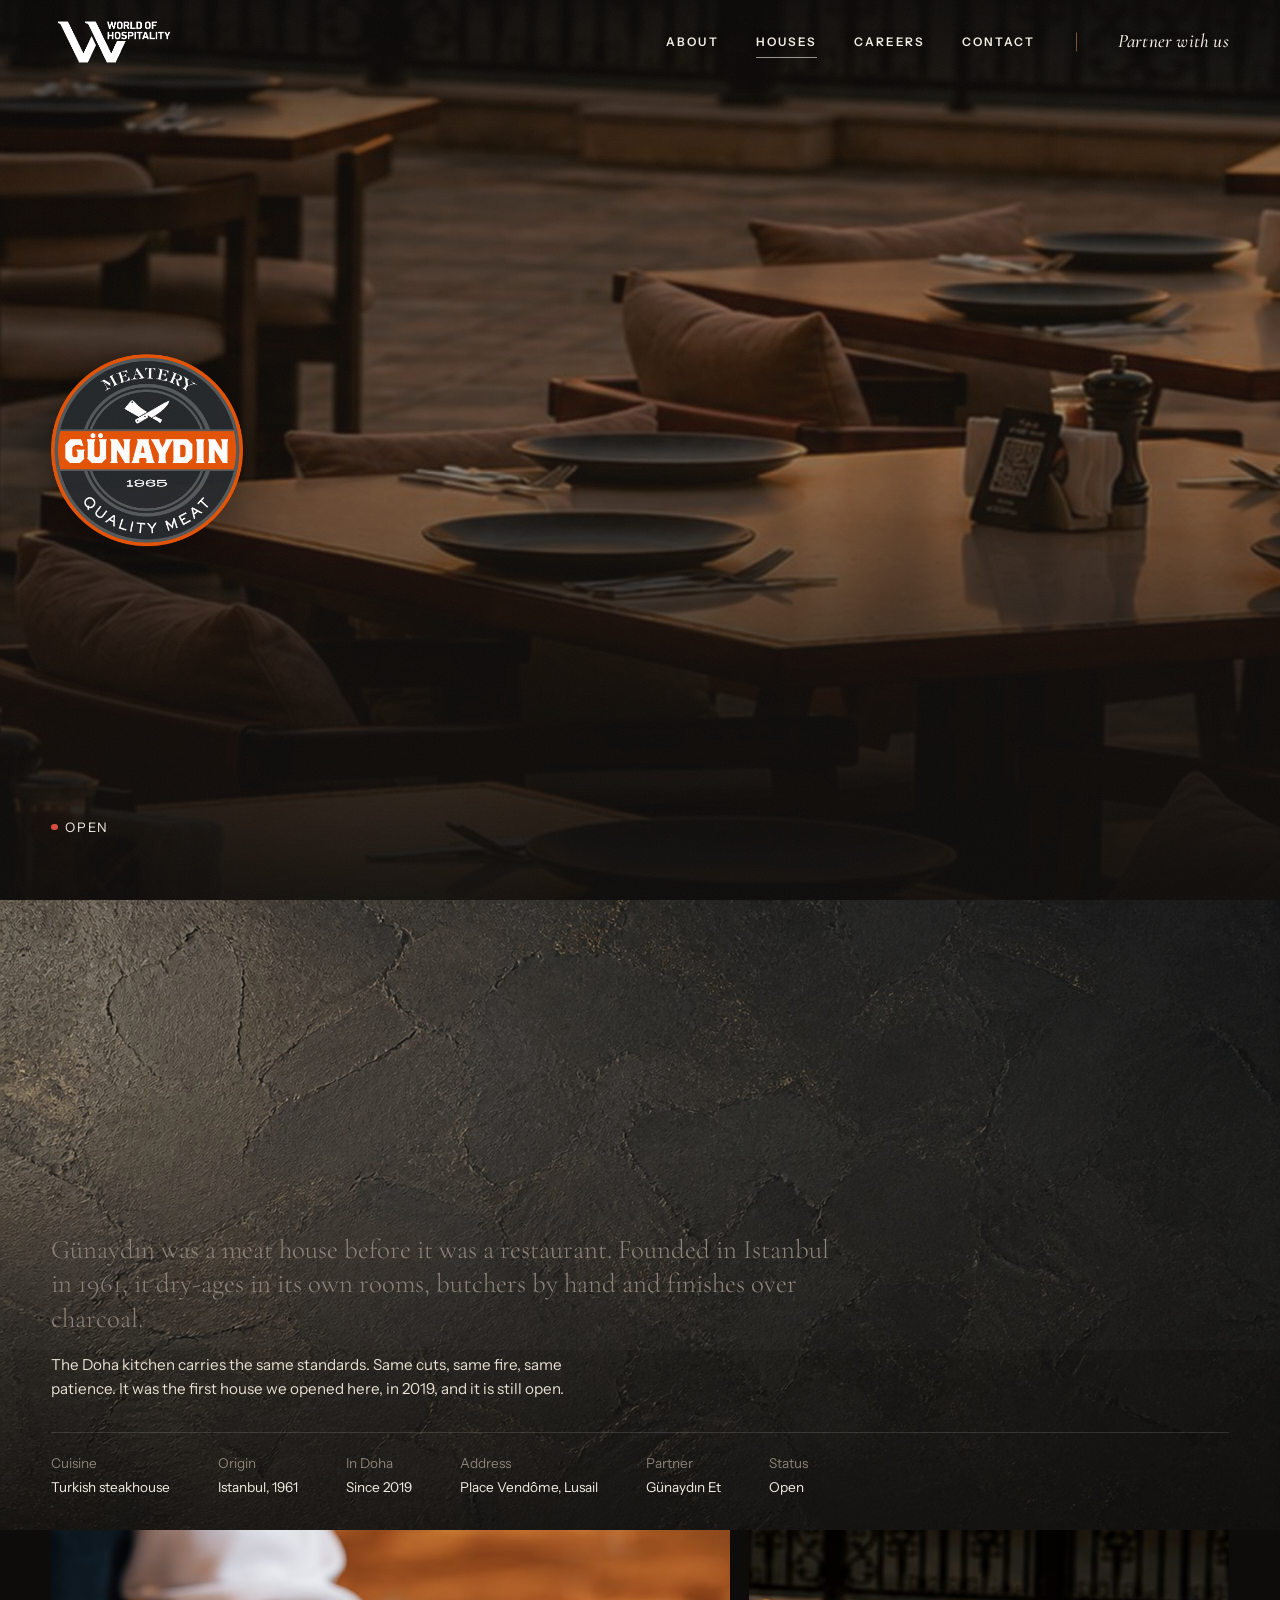
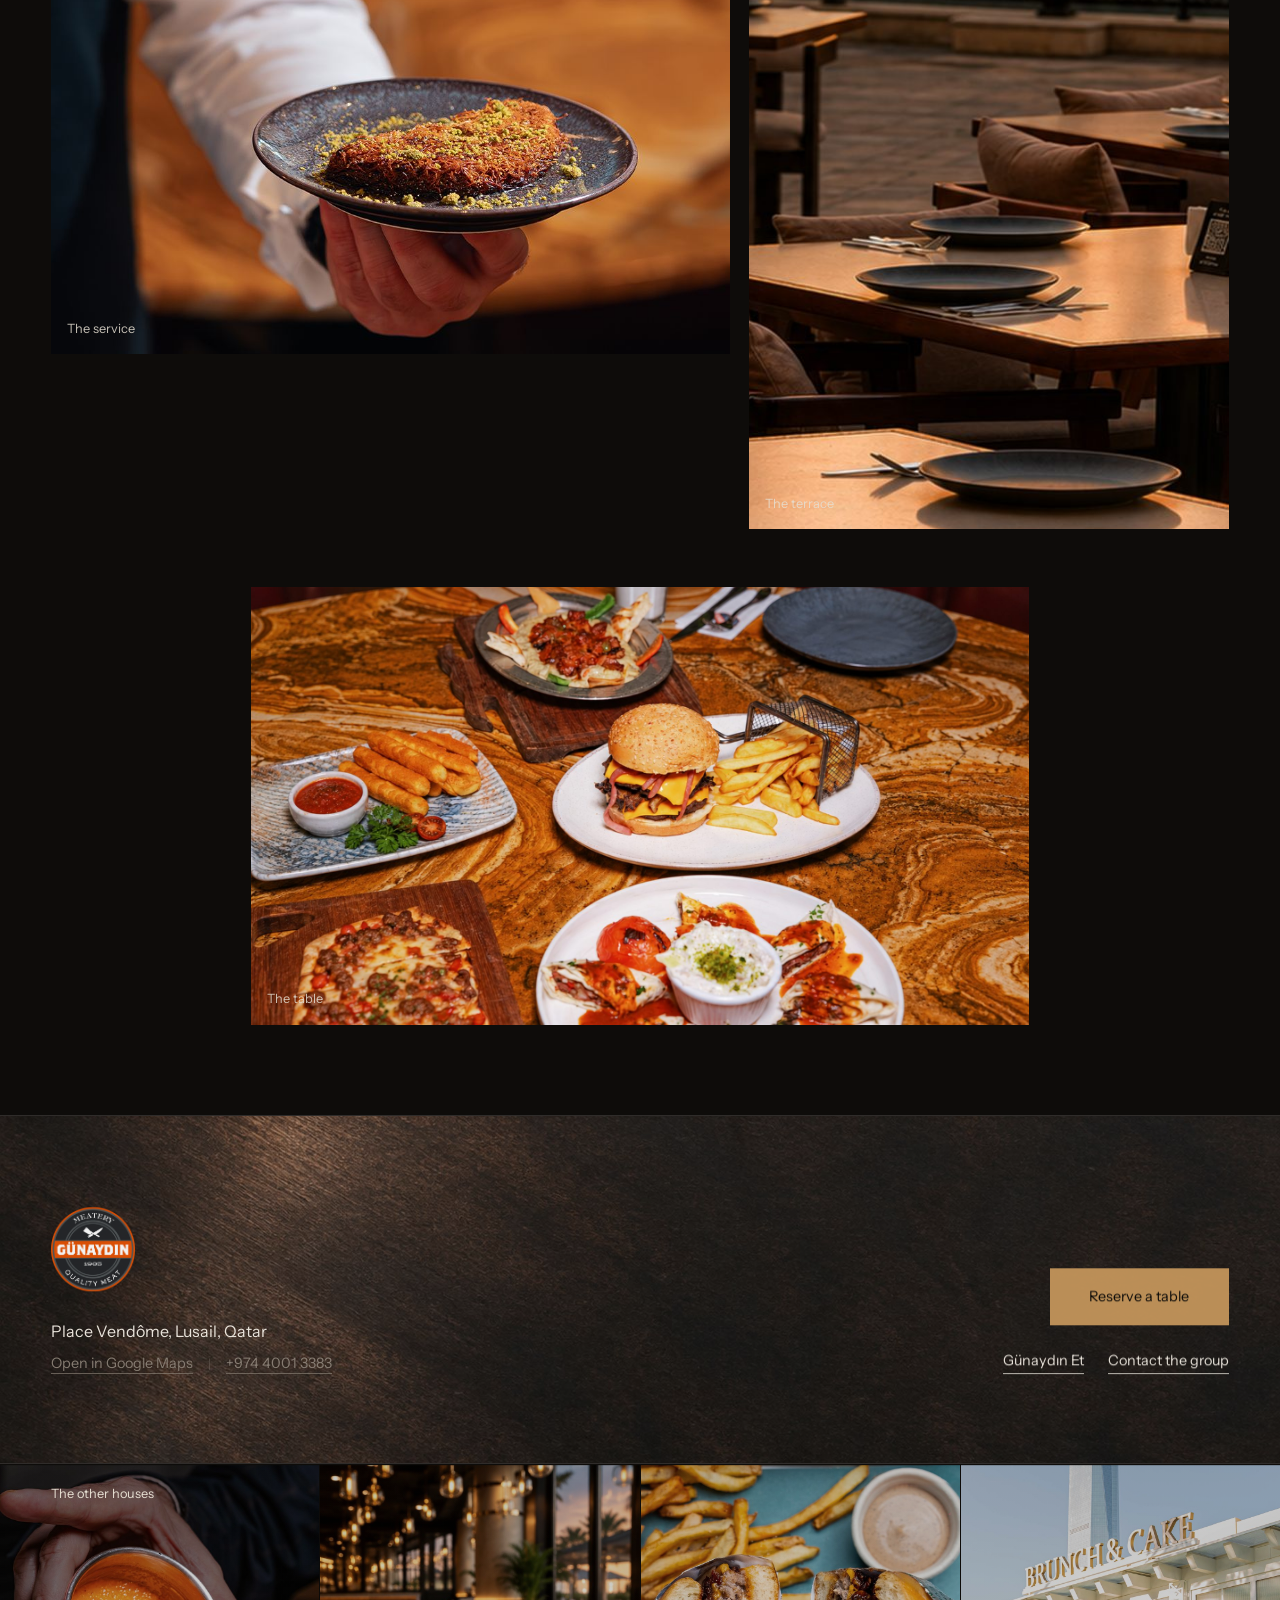
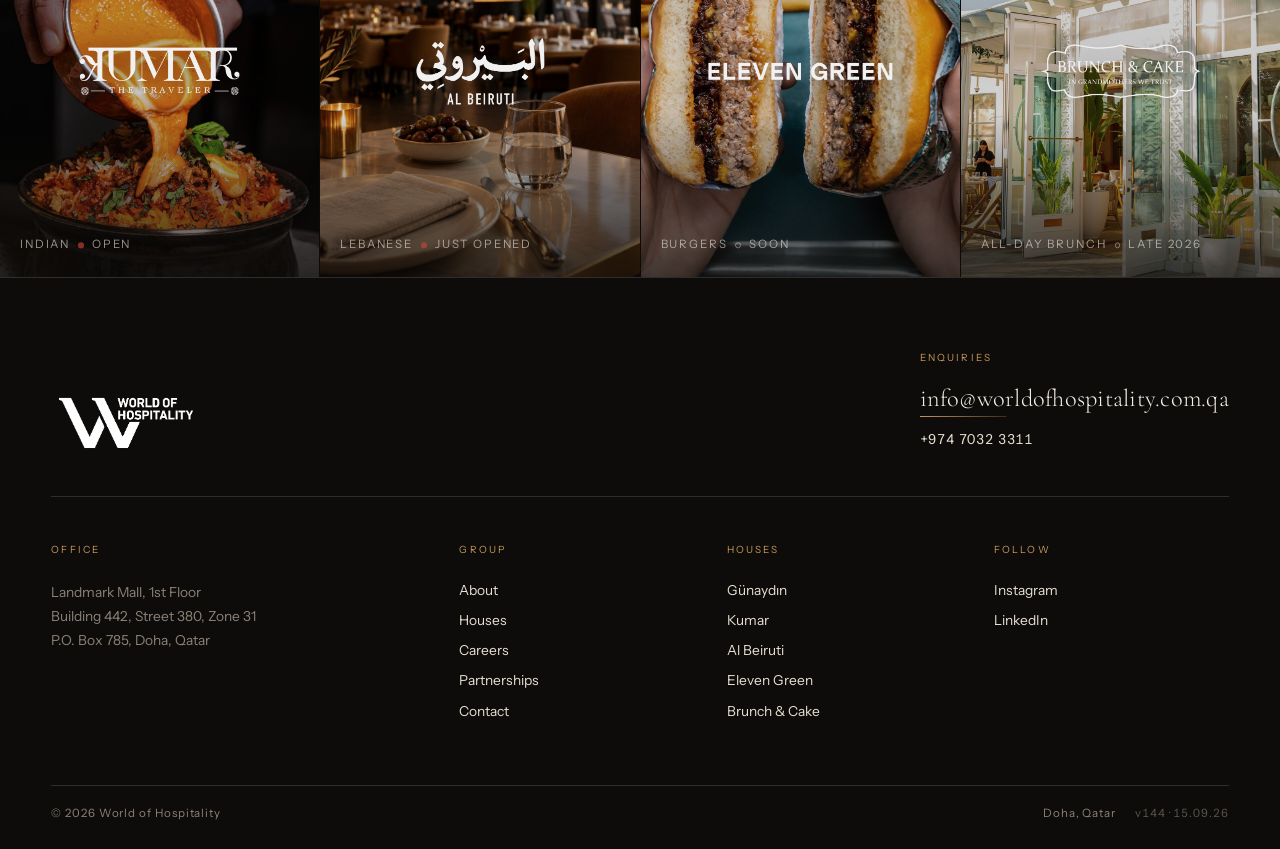
<file: gunaydin.html>
<!doctype html>
<html lang="en">
<head>
<meta charset="utf-8">
<meta name="viewport" content="width=device-width, initial-scale=1">
<title>Günaydın · World of Hospitality</title>
<meta name="description" content="Günaydın in Doha. Istanbul&#x27;s celebrated et lokantası, plated in Doha. A World of Hospitality house.">
<link rel="preconnect" href="https://fonts.googleapis.com">
<link rel="preconnect" href="https://fonts.gstatic.com" crossorigin>
<link rel="stylesheet" href="https://fonts.googleapis.com/css2?family=Cormorant+Garamond:ital,wght@0,300;0,400;0,500;1,300;1,400&family=Instrument+Sans:wght@400;500&display=swap">
<link rel="stylesheet" href="css/home.css?v=144">
<link rel="stylesheet" href="css/house.css?v=144">
</head>
<body class="is-loading house-page">

<div class="veil veil--quick" id="veil" aria-hidden="true"></div>
<div class="grain" aria-hidden="true"></div>

<header class="nav" id="nav">
  <a href="index.html" class="nav__brand" aria-label="World of Hospitality home">
    <img src="images/woh-logo.png" alt="World of Hospitality" class="nav__logo" width="150" height="50">
  </a>
  <nav class="nav__links" aria-label="Primary">
    <a href="about.html">About</a>
    <a href="index.html#houses" aria-current="page">Houses</a>
    <a href="careers.html">Careers</a>
    <a href="contact.html">Contact</a>
  </nav>
  <a href="partnerships.html" class="nav__cta">Partner with us</a>
  <button class="nav__toggle" id="navToggle" aria-label="Open menu" aria-expanded="false"><span></span><span></span></button>
  <span class="nav__rule" aria-hidden="true"></span>
</header>

<div class="menu" id="menu" aria-hidden="true">
  <nav class="menu__links" aria-label="Mobile">
    <a href="about.html">About</a>
    <a href="index.html#houses">Houses</a>
    <a href="careers.html">Careers</a>
    <a href="contact.html">Contact</a>
    <a href="partnerships.html">Partner with us</a>
  </nav>
  <div class="menu__houses"><a href="gunaydin.html" class="proof__logo proof__logo--gunaydin"><img class="logo logo--gunaydin" src="images/brands/gunaydin.png" alt="Günaydın" width="700" height="699"></a><a href="kumar.html" class="proof__logo proof__logo--kumar"><img class="logo logo--kumar" src="images/brands/kumar.png" alt="Kumar" width="1200" height="356"></a><a href="al-beiruti.html" class="proof__logo proof__logo--al-beiruti"><img class="logo logo--al-beiruti" src="images/brands/al-beiruti.png" alt="Al Beiruti" width="900" height="466"></a><a href="eleven-green.html" class="proof__logo proof__logo--eleven-green"><img class="logo logo--eleven-green" src="images/brands/eleven-green.png" alt="Eleven Green" width="1200" height="114"></a><a href="brunch-cake.html" class="proof__logo proof__logo--brunch-cake"><img class="logo logo--brunch-cake" src="images/brands/brunch-cake.png" alt="Brunch &amp; Cake" width="1200" height="404"></a></div>
  <p class="menu__foot">Landmark Mall, Doha<br>+974 7032 3311</p>
</div>

<!-- ============ HERO ============ -->
<section class="hero" id="top">
  <div class="hero__media">
    <video class="hero__film hero__film--desk" muted loop playsinline autoplay preload="auto" poster="images/brands/gunaydin-hero.jpg"><source src="videos/gunaydin.mp4" type="video/mp4"></video><img class="hero__film hero__film--mob" src="images/brands/gunaydin-m.jpg" alt="">
    <div class="hero__grade"></div>
  </div>
  <div class="hero__mark"><span class="hero__logo"><img class="logo logo--gunaydin" src="images/brands/gunaydin.png" alt="Günaydın" width="700" height="699"></span></div>
  <div class="hero__copy">
    <h1 class="sr-only">Günaydın</h1>
    <p class="hero__meta"><span class="line"><span><span class="hero__meta-item"><span class="live"><i></i>Open</span></span></span></span></p>
  </div>
  <div class="hero__cue" aria-hidden="true"><span></span></div>
</section>

<!-- ============ STORY over film ============ -->
<section class="story" id="story">
  <div class="story__media story__media--material"><img src="images/material/plaster.jpg" alt="" loading="lazy"></div>
  <div class="story__copy">
    <p class="story__lead" data-split>Günaydın was a meat house before it was a restaurant. Founded in Istanbul in 1961, it dry-ages in its own rooms, butchers by hand and finishes over charcoal.</p>
    <p class="story__more">The Doha kitchen carries the same standards. Same cuts, same fire, same patience. It was the first house we opened here, in 2019, and it is still open.</p>
  </div>
  <dl class="story__facts"><div><dt>Cuisine</dt><dd>Turkish steakhouse</dd></div><div><dt>Origin</dt><dd>Istanbul, 1961</dd></div><div><dt>In Doha</dt><dd>Since 2019</dd></div><div><dt>Address</dt><dd>Place Vendôme, Lusail</dd></div><div><dt>Partner</dt><dd>Günaydın Et</dd></div><div><dt>Status</dt><dd>Open</dd></div></dl>
</section>

<!-- ============ GALLERY ============ -->
<section class="gal" id="gallery">
  <div class="gal__grid">
<figure class="gal__cell gal__cell--wide"><img src="images/brands/gunaydin-4.jpg" alt="Günaydın, the service" loading="lazy"><figcaption>The service</figcaption></figure>
<figure class="gal__cell"><img src="images/brands/gunaydin-5.jpg" alt="Günaydın, the terrace" loading="lazy"><figcaption>The terrace</figcaption></figure>
<figure class="gal__cell"><img src="images/brands/gunaydin-3.jpg" alt="Günaydın, the table" loading="lazy"><figcaption>The table</figcaption></figure>
  </div>
</section>

<!-- ============ VISIT over film ============ -->
<section class="visit" id="visit">
  <div class="visit__media"><img src="images/material/bronze.jpg" alt="" loading="lazy"></div>
  <div class="visit__inner">
    <div class="visit__col" data-reveal>
      <span class="visit__logo"><img class="logo logo--gunaydin" src="images/brands/gunaydin.png" alt="Günaydın" width="700" height="699"></span>
      <p class="visit__addr">Place Vendôme, Lusail, Qatar</p><p class="visit__hours"><a class="link" href="https://www.google.com/maps/place/?q=place_id:ChIJR3x4rm3DRT4RwQK58Zrg-MY" target="_blank" rel="noopener">Open in Google Maps</a><span class="visit__sep"></span><a class="link" href="tel:+97440013383">+974 4001 3383</a></p>
      
    </div>
    <div class="visit__col visit__col--act" data-reveal>
      <a class="visit__cta" href="tel:+97440013383">Reserve a table</a>
      <div class="visit__links"><a class="link" href="https://gunaydinet.com/" target="_blank" rel="noopener">Günaydın Et</a><a class="link" href="contact.html">Contact the group</a></div>
    </div>
  </div>
</section>

<!-- ============ THE OTHER HOUSES ============ -->
<section class="wall wall--mini" aria-label="The houses">
<div class="wall__label">The other houses</div>
  <a class="wall__panel" href="kumar.html" data-house="kumar">
    <div class="wall__media"><img src="images/brands/kumar-1.jpg" alt="" loading="lazy"></div>
    <div class="wall__logo wall__logo--wide"><img class="logo logo--kumar" src="images/brands/kumar.png" alt="Kumar" width="1200" height="356"></div>
    <div class="wall__foot"><span class="wall__meta"><span class="live">Indian<i></i>Open</span></span></div>
  </a>
  <a class="wall__panel" href="al-beiruti.html" data-house="al-beiruti">
    <div class="wall__media"><img src="images/brands/al-beiruti-table.jpg" alt="" loading="lazy"></div>
    <div class="wall__logo "><img class="logo logo--al-beiruti" src="images/brands/al-beiruti.png" alt="Al Beiruti" width="900" height="466"></div>
    <div class="wall__foot"><span class="wall__meta"><span class="live">Lebanese<i></i>Just opened</span></span></div>
  </a>
  <a class="wall__panel" href="eleven-green.html" data-house="eleven-green">
    <div class="wall__media"><img src="images/brands/eleven-green-1.jpg" alt="" loading="lazy"></div>
    <div class="wall__logo wall__logo--wide"><img class="logo logo--eleven-green" src="images/brands/eleven-green.png" alt="Eleven Green" width="1200" height="114"></div>
    <div class="wall__foot"><span class="wall__meta"><span class="live live--soon">Burgers<i></i>Soon</span></span></div>
  </a>
  <a class="wall__panel" href="brunch-cake.html" data-house="brunch-cake">
    <div class="wall__media"><img src="images/brands/brunch-cake-1.jpg" alt="" loading="lazy"></div>
    <div class="wall__logo wall__logo--wide"><img class="logo logo--brunch-cake" src="images/brands/brunch-cake.png" alt="Brunch &amp; Cake" width="1200" height="404"></div>
    <div class="wall__foot"><span class="wall__meta"><span class="live live--soon">All-day brunch<i></i>Late 2026</span></span></div>
  </a>
</section>

<footer class="foot">
  <div class="foot__top">
    <a href="index.html" class="foot__brand" aria-label="World of Hospitality home">
      <img src="images/woh-logo.png" alt="World of Hospitality" width="150" height="50">
    </a>
    <div class="foot__contact">
      <span class="foot__eyebrow">Enquiries</span>
      <a class="foot__mail" href="mailto:info@worldofhospitality.com.qa">info@worldofhospitality.com.qa</a>
      <a class="foot__tel" href="tel:+97470323311">+974 7032 3311</a>
    </div>
  </div>
  <div class="foot__grid">
    <div class="foot__col foot__col--office">
      <span class="foot__eyebrow">Office</span>
      <address>Landmark Mall, 1st Floor<br>Building 442, Street 380, Zone 31<br>P.O. Box 785, Doha, Qatar</address>
    </div>
    <div class="foot__col">
      <span class="foot__eyebrow">Group</span>
      <a href="about.html">About</a>
      <a href="index.html#houses">Houses</a>
      <a href="careers.html">Careers</a>
      <a href="partnerships.html">Partnerships</a>
      <a href="contact.html">Contact</a>
    </div>
    <div class="foot__col">
      <span class="foot__eyebrow">Houses</span>
      <a href="gunaydin.html">Günaydın</a>
      <a href="kumar.html">Kumar</a>
      <a href="al-beiruti.html">Al Beiruti</a>
      <a href="eleven-green.html">Eleven Green</a>
      <a href="brunch-cake.html">Brunch &amp; Cake</a>
    </div>
    <div class="foot__col">
      <span class="foot__eyebrow">Follow</span>
      <a href="https://www.instagram.com/albeirutiqa" target="_blank" rel="noopener">Instagram</a>
      <a href="https://www.linkedin.com/company/worldofhospitalityqa" target="_blank" rel="noopener">LinkedIn</a>
    </div>
  </div>
  <div class="foot__bottom">
    <span>© <span data-year>2026</span> World of Hospitality</span>
    <span class="foot__bottom-right">Doha, Qatar <span class="foot__ver">v144 · 15.09.26</span></span>
  </div>
</footer>

<script src="js/vendor/gsap.min.js?v=144"></script>
<script src="js/vendor/ScrollTrigger.min.js?v=144"></script>
<script src="js/vendor/lenis.min.js?v=144"></script>
<script src="js/site.js?v=144"></script>
</body>
</html>
</file>
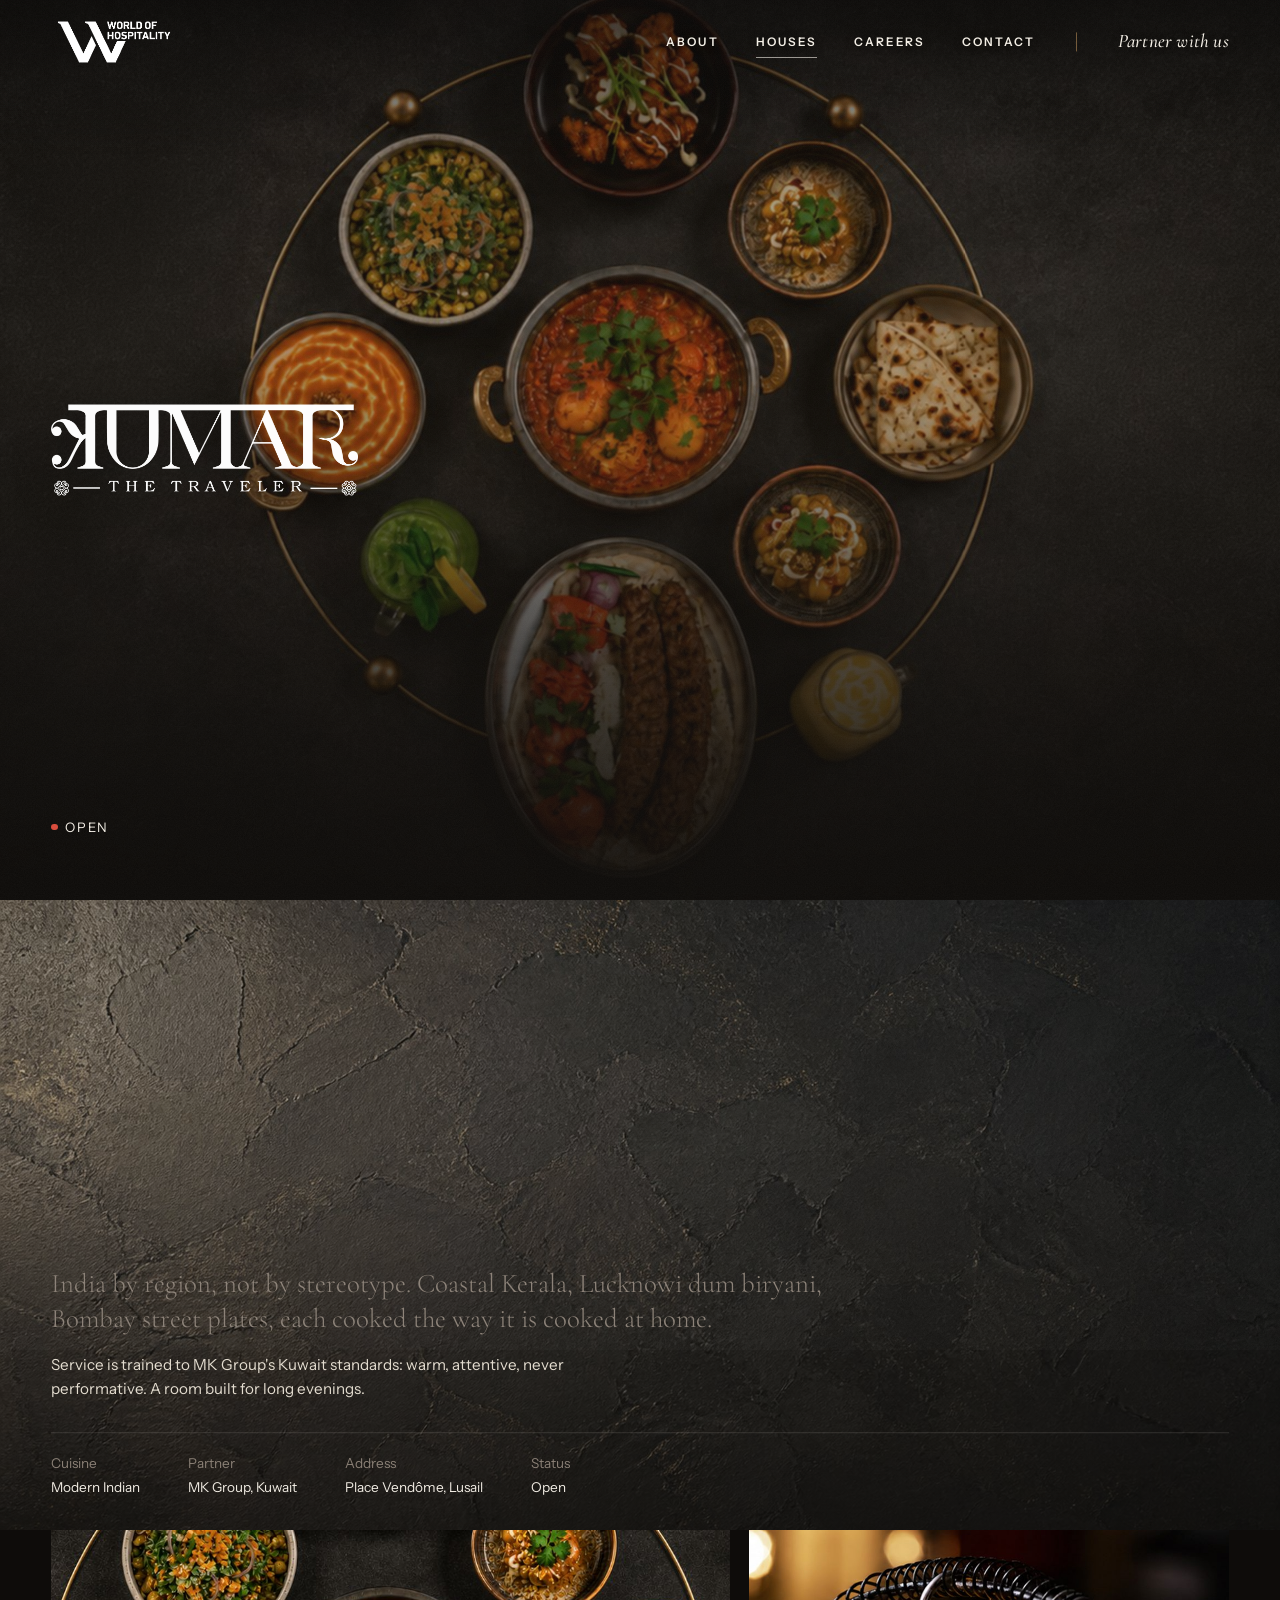
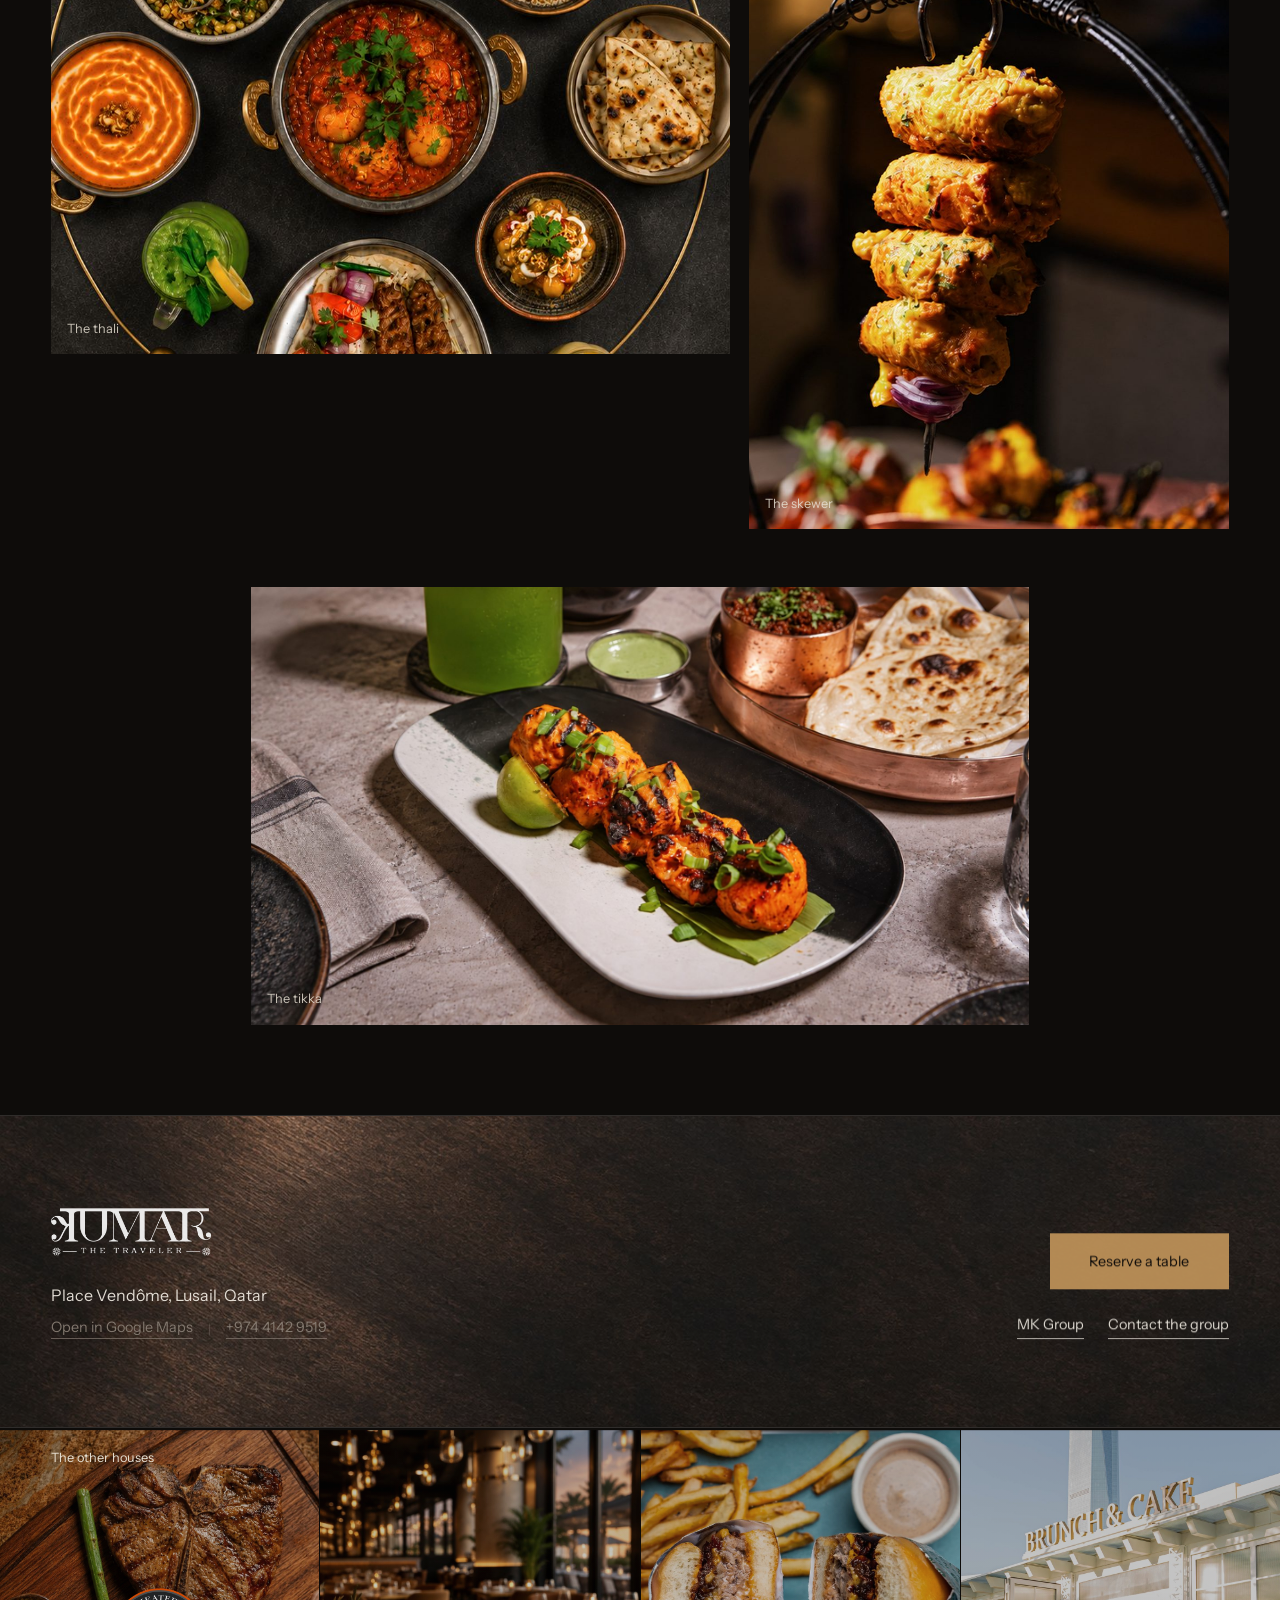
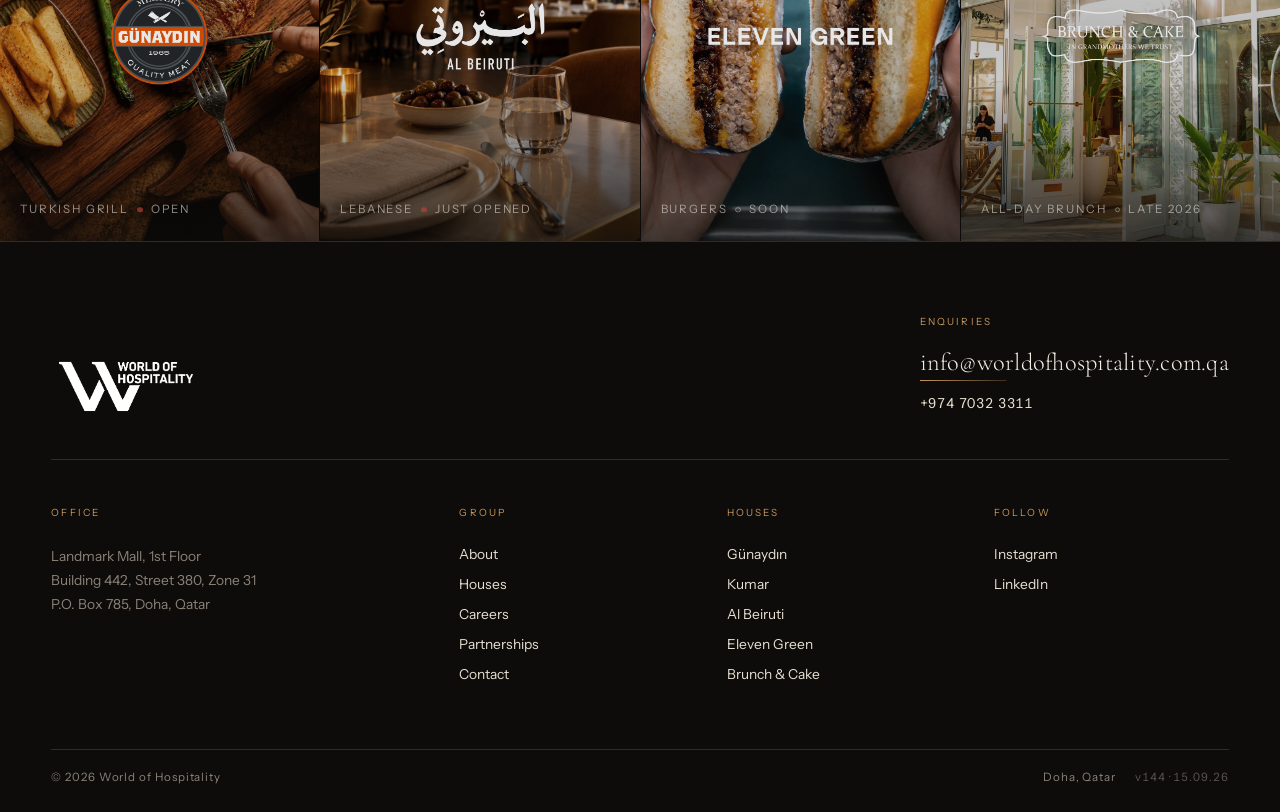
<file: kumar.html>
<!doctype html>
<html lang="en">
<head>
<meta charset="utf-8">
<meta name="viewport" content="width=device-width, initial-scale=1">
<title>Kumar · World of Hospitality</title>
<meta name="description" content="Kumar in Doha. A modern Indian table. Regional, warm, considered. A World of Hospitality house.">
<link rel="preconnect" href="https://fonts.googleapis.com">
<link rel="preconnect" href="https://fonts.gstatic.com" crossorigin>
<link rel="stylesheet" href="https://fonts.googleapis.com/css2?family=Cormorant+Garamond:ital,wght@0,300;0,400;0,500;1,300;1,400&family=Instrument+Sans:wght@400;500&display=swap">
<link rel="stylesheet" href="css/home.css?v=144">
<link rel="stylesheet" href="css/house.css?v=144">
</head>
<body class="is-loading house-page">

<div class="veil veil--quick" id="veil" aria-hidden="true"></div>
<div class="grain" aria-hidden="true"></div>

<header class="nav" id="nav">
  <a href="index.html" class="nav__brand" aria-label="World of Hospitality home">
    <img src="images/woh-logo.png" alt="World of Hospitality" class="nav__logo" width="150" height="50">
  </a>
  <nav class="nav__links" aria-label="Primary">
    <a href="about.html">About</a>
    <a href="index.html#houses" aria-current="page">Houses</a>
    <a href="careers.html">Careers</a>
    <a href="contact.html">Contact</a>
  </nav>
  <a href="partnerships.html" class="nav__cta">Partner with us</a>
  <button class="nav__toggle" id="navToggle" aria-label="Open menu" aria-expanded="false"><span></span><span></span></button>
  <span class="nav__rule" aria-hidden="true"></span>
</header>

<div class="menu" id="menu" aria-hidden="true">
  <nav class="menu__links" aria-label="Mobile">
    <a href="about.html">About</a>
    <a href="index.html#houses">Houses</a>
    <a href="careers.html">Careers</a>
    <a href="contact.html">Contact</a>
    <a href="partnerships.html">Partner with us</a>
  </nav>
  <div class="menu__houses"><a href="gunaydin.html" class="proof__logo proof__logo--gunaydin"><img class="logo logo--gunaydin" src="images/brands/gunaydin.png" alt="Günaydın" width="700" height="699"></a><a href="kumar.html" class="proof__logo proof__logo--kumar"><img class="logo logo--kumar" src="images/brands/kumar.png" alt="Kumar" width="1200" height="356"></a><a href="al-beiruti.html" class="proof__logo proof__logo--al-beiruti"><img class="logo logo--al-beiruti" src="images/brands/al-beiruti.png" alt="Al Beiruti" width="900" height="466"></a><a href="eleven-green.html" class="proof__logo proof__logo--eleven-green"><img class="logo logo--eleven-green" src="images/brands/eleven-green.png" alt="Eleven Green" width="1200" height="114"></a><a href="brunch-cake.html" class="proof__logo proof__logo--brunch-cake"><img class="logo logo--brunch-cake" src="images/brands/brunch-cake.png" alt="Brunch &amp; Cake" width="1200" height="404"></a></div>
  <p class="menu__foot">Landmark Mall, Doha<br>+974 7032 3311</p>
</div>

<!-- ============ HERO ============ -->
<section class="hero" id="top">
  <div class="hero__media">
    <video class="hero__film hero__film--desk" muted loop playsinline autoplay preload="auto" poster="images/brands/kumar-3.jpg"><source src="videos/kumar.mp4" type="video/mp4"></video><img class="hero__film hero__film--mob" src="images/brands/kumar-m.jpg" alt="">
    <div class="hero__grade"></div>
  </div>
  <div class="hero__mark"><span class="hero__logo"><img class="logo logo--kumar" src="images/brands/kumar.png" alt="Kumar" width="1200" height="356"></span></div>
  <div class="hero__copy">
    <h1 class="sr-only">Kumar</h1>
    <p class="hero__meta"><span class="line"><span><span class="hero__meta-item"><span class="live"><i></i>Open</span></span></span></span></p>
  </div>
  <div class="hero__cue" aria-hidden="true"><span></span></div>
</section>

<!-- ============ STORY over film ============ -->
<section class="story" id="story">
  <div class="story__media story__media--material"><img src="images/material/plaster.jpg" alt="" loading="lazy"></div>
  <div class="story__copy">
    <p class="story__lead" data-split>India by region, not by stereotype. Coastal Kerala, Lucknowi dum biryani, Bombay street plates, each cooked the way it is cooked at home.</p>
    <p class="story__more">Service is trained to MK Group's Kuwait standards: warm, attentive, never performative. A room built for long evenings.</p>
  </div>
  <dl class="story__facts"><div><dt>Cuisine</dt><dd>Modern Indian</dd></div><div><dt>Partner</dt><dd>MK Group, Kuwait</dd></div><div><dt>Address</dt><dd>Place Vendôme, Lusail</dd></div><div><dt>Status</dt><dd>Open</dd></div></dl>
</section>

<!-- ============ GALLERY ============ -->
<section class="gal" id="gallery">
  <div class="gal__grid">
<figure class="gal__cell gal__cell--wide"><img src="images/brands/kumar-4.jpg" alt="Kumar, the thali" loading="lazy"><figcaption>The thali</figcaption></figure>
<figure class="gal__cell"><img src="images/brands/kumar-6.jpg" alt="Kumar, the skewer" loading="lazy"><figcaption>The skewer</figcaption></figure>
<figure class="gal__cell"><img src="images/brands/kumar-5.jpg" alt="Kumar, the tikka" loading="lazy"><figcaption>The tikka</figcaption></figure>
  </div>
</section>

<!-- ============ VISIT over film ============ -->
<section class="visit" id="visit">
  <div class="visit__media"><img src="images/material/bronze.jpg" alt="" loading="lazy"></div>
  <div class="visit__inner">
    <div class="visit__col" data-reveal>
      <span class="visit__logo"><img class="logo logo--kumar" src="images/brands/kumar.png" alt="Kumar" width="1200" height="356"></span>
      <p class="visit__addr">Place Vendôme, Lusail, Qatar</p><p class="visit__hours"><a class="link" href="https://www.google.com/maps/place/?q=place_id:ChIJ75TZrdLDRT4R-sH78AmbAZg" target="_blank" rel="noopener">Open in Google Maps</a><span class="visit__sep"></span><a class="link" href="tel:+97441429519">+974 4142 9519</a></p>
      
    </div>
    <div class="visit__col visit__col--act" data-reveal>
      <a class="visit__cta" href="tel:+97441429519">Reserve a table</a>
      <div class="visit__links"><a class="link" href="https://www.mkgroup.com.kw/" target="_blank" rel="noopener">MK Group</a><a class="link" href="contact.html">Contact the group</a></div>
    </div>
  </div>
</section>

<!-- ============ THE OTHER HOUSES ============ -->
<section class="wall wall--mini" aria-label="The houses">
<div class="wall__label">The other houses</div>
  <a class="wall__panel" href="gunaydin.html" data-house="gunaydin">
    <div class="wall__media"><img src="images/brands/gunaydin-1.jpg" alt="" loading="lazy"></div>
    <div class="wall__logo "><img class="logo logo--gunaydin" src="images/brands/gunaydin.png" alt="Günaydın" width="700" height="699"></div>
    <div class="wall__foot"><span class="wall__meta"><span class="live">Turkish grill<i></i>Open</span></span></div>
  </a>
  <a class="wall__panel" href="al-beiruti.html" data-house="al-beiruti">
    <div class="wall__media"><img src="images/brands/al-beiruti-table.jpg" alt="" loading="lazy"></div>
    <div class="wall__logo "><img class="logo logo--al-beiruti" src="images/brands/al-beiruti.png" alt="Al Beiruti" width="900" height="466"></div>
    <div class="wall__foot"><span class="wall__meta"><span class="live">Lebanese<i></i>Just opened</span></span></div>
  </a>
  <a class="wall__panel" href="eleven-green.html" data-house="eleven-green">
    <div class="wall__media"><img src="images/brands/eleven-green-1.jpg" alt="" loading="lazy"></div>
    <div class="wall__logo wall__logo--wide"><img class="logo logo--eleven-green" src="images/brands/eleven-green.png" alt="Eleven Green" width="1200" height="114"></div>
    <div class="wall__foot"><span class="wall__meta"><span class="live live--soon">Burgers<i></i>Soon</span></span></div>
  </a>
  <a class="wall__panel" href="brunch-cake.html" data-house="brunch-cake">
    <div class="wall__media"><img src="images/brands/brunch-cake-1.jpg" alt="" loading="lazy"></div>
    <div class="wall__logo wall__logo--wide"><img class="logo logo--brunch-cake" src="images/brands/brunch-cake.png" alt="Brunch &amp; Cake" width="1200" height="404"></div>
    <div class="wall__foot"><span class="wall__meta"><span class="live live--soon">All-day brunch<i></i>Late 2026</span></span></div>
  </a>
</section>

<footer class="foot">
  <div class="foot__top">
    <a href="index.html" class="foot__brand" aria-label="World of Hospitality home">
      <img src="images/woh-logo.png" alt="World of Hospitality" width="150" height="50">
    </a>
    <div class="foot__contact">
      <span class="foot__eyebrow">Enquiries</span>
      <a class="foot__mail" href="mailto:info@worldofhospitality.com.qa">info@worldofhospitality.com.qa</a>
      <a class="foot__tel" href="tel:+97470323311">+974 7032 3311</a>
    </div>
  </div>
  <div class="foot__grid">
    <div class="foot__col foot__col--office">
      <span class="foot__eyebrow">Office</span>
      <address>Landmark Mall, 1st Floor<br>Building 442, Street 380, Zone 31<br>P.O. Box 785, Doha, Qatar</address>
    </div>
    <div class="foot__col">
      <span class="foot__eyebrow">Group</span>
      <a href="about.html">About</a>
      <a href="index.html#houses">Houses</a>
      <a href="careers.html">Careers</a>
      <a href="partnerships.html">Partnerships</a>
      <a href="contact.html">Contact</a>
    </div>
    <div class="foot__col">
      <span class="foot__eyebrow">Houses</span>
      <a href="gunaydin.html">Günaydın</a>
      <a href="kumar.html">Kumar</a>
      <a href="al-beiruti.html">Al Beiruti</a>
      <a href="eleven-green.html">Eleven Green</a>
      <a href="brunch-cake.html">Brunch &amp; Cake</a>
    </div>
    <div class="foot__col">
      <span class="foot__eyebrow">Follow</span>
      <a href="https://www.instagram.com/albeirutiqa" target="_blank" rel="noopener">Instagram</a>
      <a href="https://www.linkedin.com/company/worldofhospitalityqa" target="_blank" rel="noopener">LinkedIn</a>
    </div>
  </div>
  <div class="foot__bottom">
    <span>© <span data-year>2026</span> World of Hospitality</span>
    <span class="foot__bottom-right">Doha, Qatar <span class="foot__ver">v144 · 15.09.26</span></span>
  </div>
</footer>

<script src="js/vendor/gsap.min.js?v=144"></script>
<script src="js/vendor/ScrollTrigger.min.js?v=144"></script>
<script src="js/vendor/lenis.min.js?v=144"></script>
<script src="js/site.js?v=144"></script>
</body>
</html>
</file>
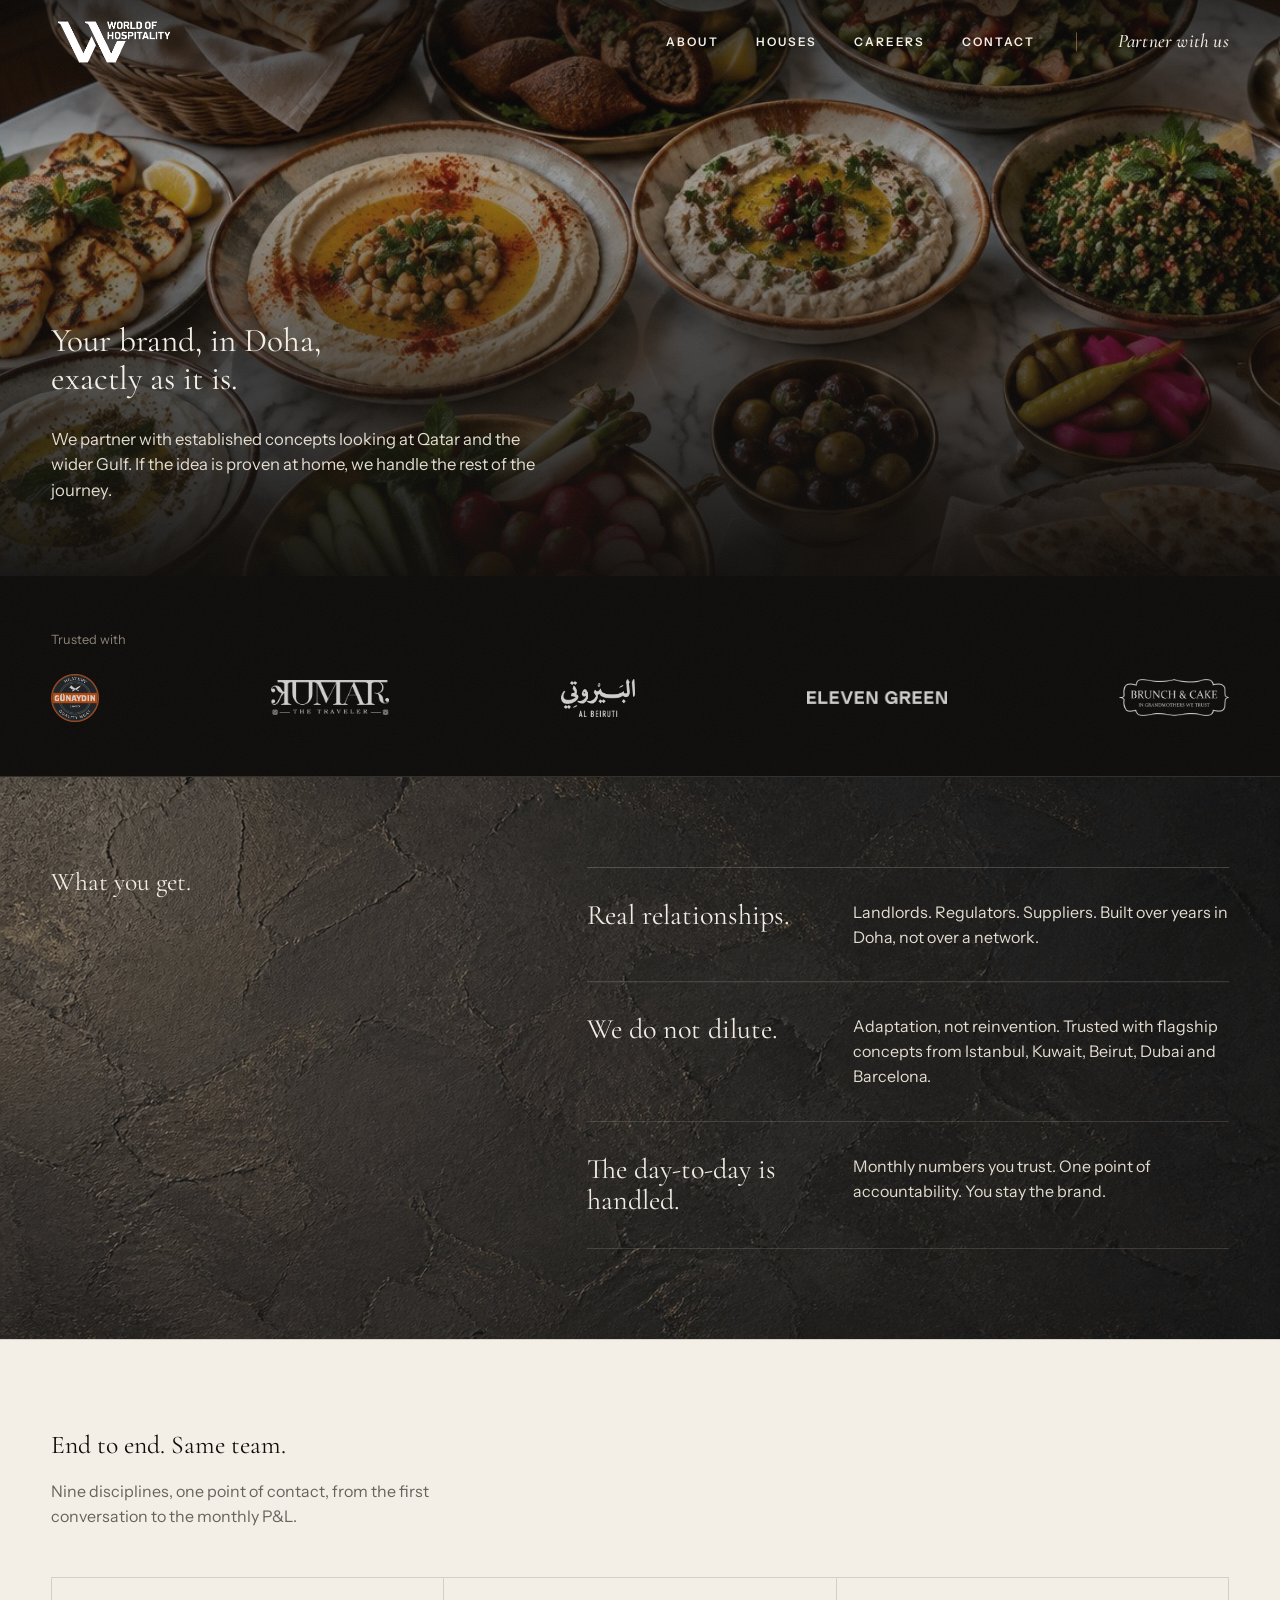
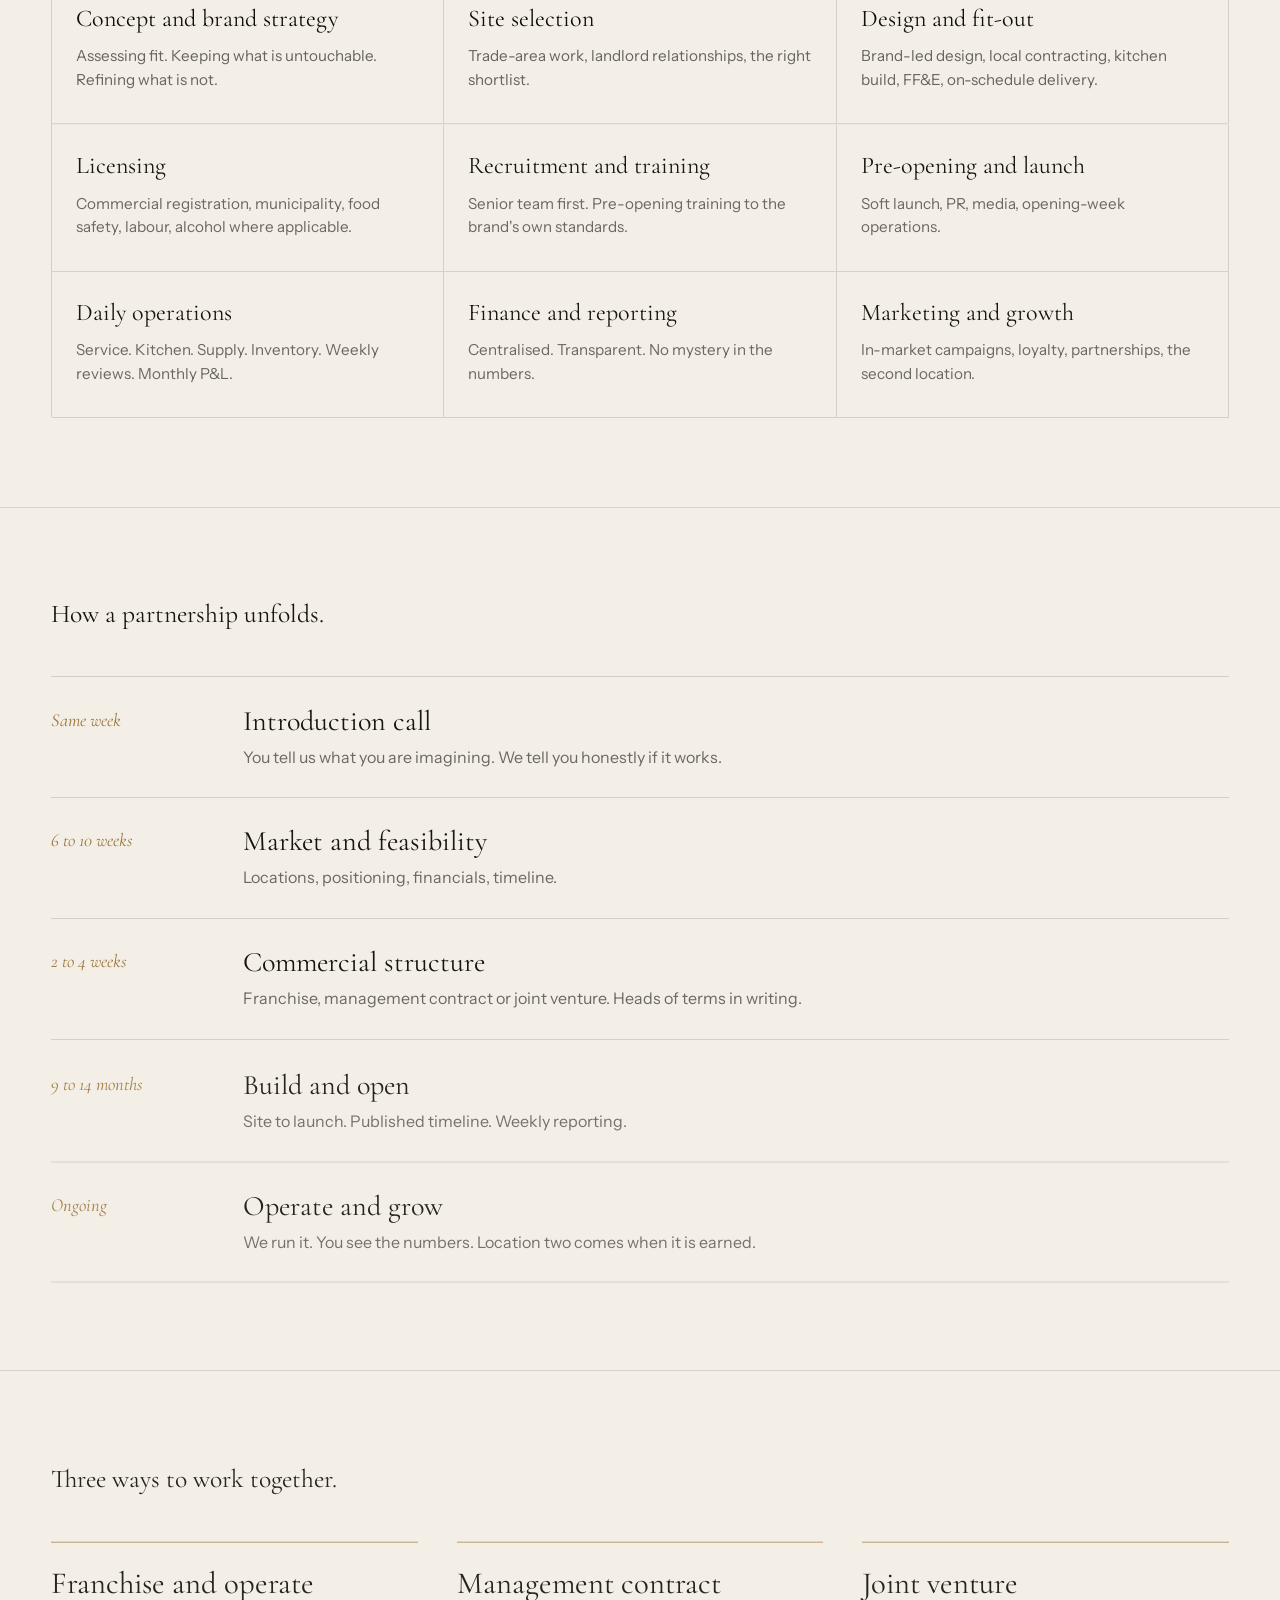
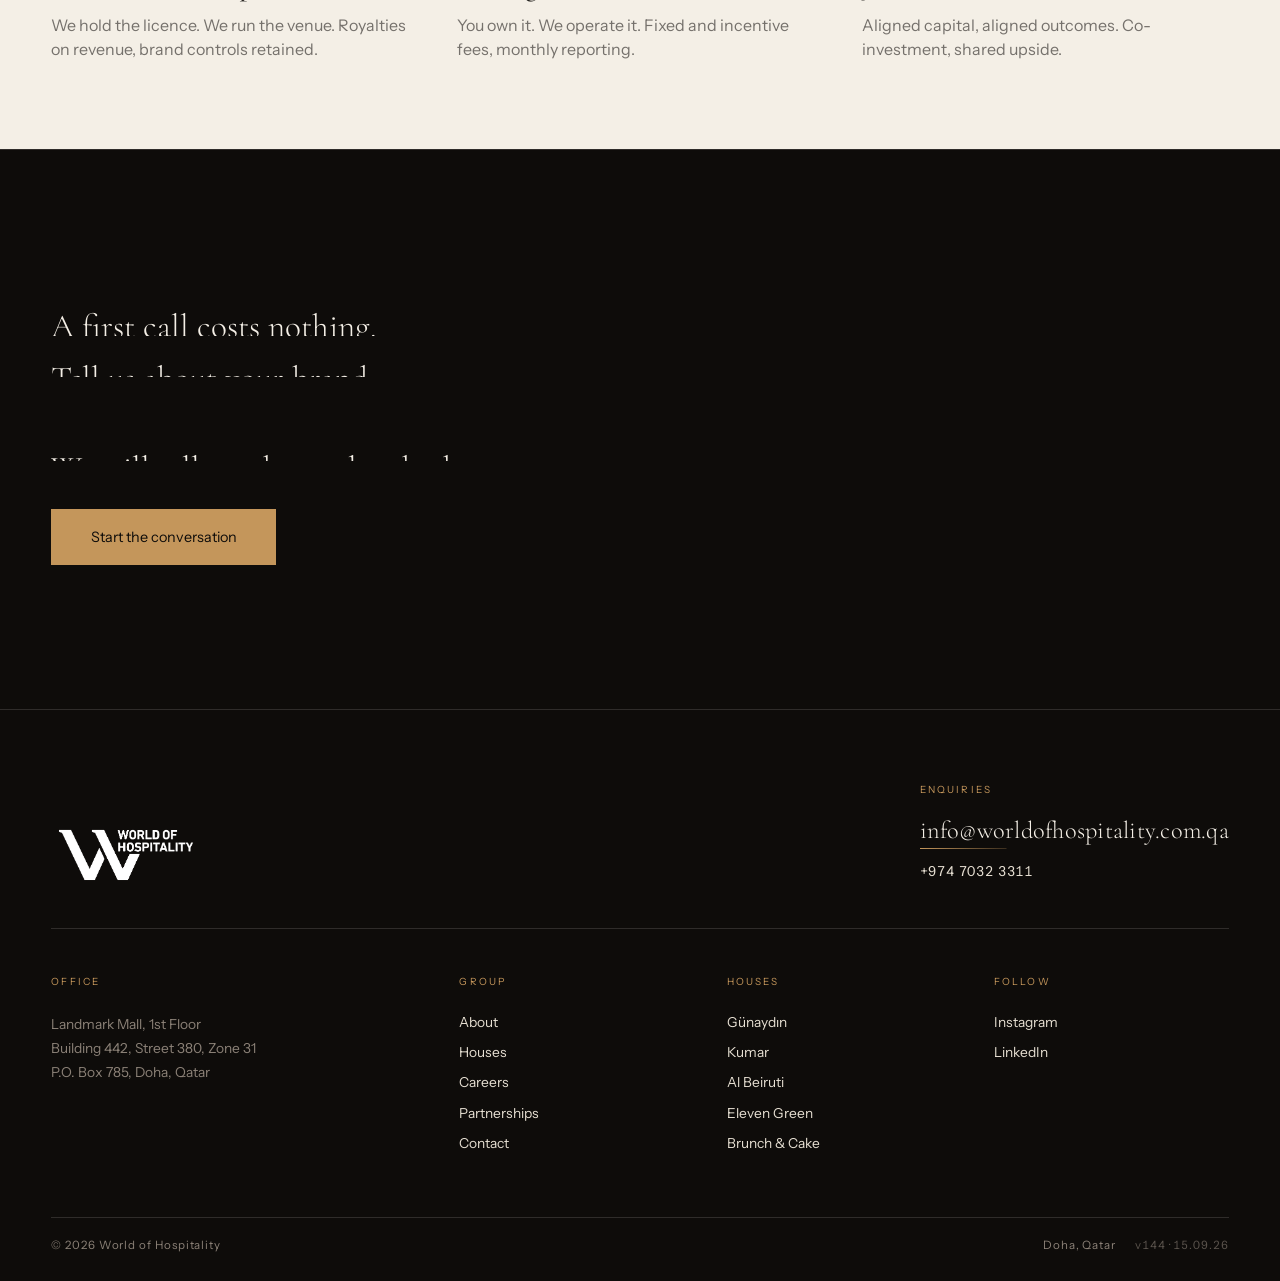
<file: partnerships.html>
<!doctype html>
<html lang="en">
<head>
<meta charset="utf-8">
<meta name="viewport" content="width=device-width, initial-scale=1">
<title>Partnerships · World of Hospitality</title>
<meta name="description" content="Bring your brand to Doha with World of Hospitality. Franchise, management contract or joint venture.">
<link rel="preconnect" href="https://fonts.googleapis.com">
<link rel="preconnect" href="https://fonts.gstatic.com" crossorigin>
<link rel="stylesheet" href="https://fonts.googleapis.com/css2?family=Cormorant+Garamond:ital,wght@0,300;0,400;0,500;1,300;1,400&family=Instrument+Sans:wght@400;500&display=swap">
<link rel="stylesheet" href="css/home.css?v=144">
<link rel="stylesheet" href="css/house.css?v=144">
<link rel="stylesheet" href="css/pages.css?v=144">
</head>
<body class="is-loading house-page inner-page">

<div class="veil veil--quick" id="veil" aria-hidden="true"></div>
<div class="grain" aria-hidden="true"></div>

<header class="nav" id="nav">
  <a href="index.html" class="nav__brand" aria-label="World of Hospitality home">
    <img src="images/woh-logo.png" alt="World of Hospitality" class="nav__logo" width="150" height="50">
  </a>
  <nav class="nav__links" aria-label="Primary">
    <a href="about.html">About</a>
    <a href="index.html#houses">Houses</a>
    <a href="careers.html">Careers</a>
    <a href="contact.html">Contact</a>
  </nav>
  <a href="partnerships.html" class="nav__cta">Partner with us</a>
  <button class="nav__toggle" id="navToggle" aria-label="Open menu" aria-expanded="false"><span></span><span></span></button>
  <span class="nav__rule" aria-hidden="true"></span>
</header>

<div class="menu" id="menu" aria-hidden="true">
  <nav class="menu__links" aria-label="Mobile">
    <a href="about.html">About</a>
    <a href="index.html#houses">Houses</a>
    <a href="careers.html">Careers</a>
    <a href="contact.html">Contact</a>
    <a href="partnerships.html" aria-current="page">Partner with us</a>
  </nav>
  <div class="menu__houses"><a href="gunaydin.html" class="proof__logo proof__logo--gunaydin"><img class="logo logo--gunaydin" src="images/brands/gunaydin.png" alt="Günaydın" width="700" height="699"></a><a href="kumar.html" class="proof__logo proof__logo--kumar"><img class="logo logo--kumar" src="images/brands/kumar.png" alt="Kumar" width="1200" height="356"></a><a href="al-beiruti.html" class="proof__logo proof__logo--al-beiruti"><img class="logo logo--al-beiruti" src="images/brands/al-beiruti.png" alt="Al Beiruti" width="900" height="466"></a><a href="eleven-green.html" class="proof__logo proof__logo--eleven-green"><img class="logo logo--eleven-green" src="images/brands/eleven-green.png" alt="Eleven Green" width="1200" height="114"></a><a href="brunch-cake.html" class="proof__logo proof__logo--brunch-cake"><img class="logo logo--brunch-cake" src="images/brands/brunch-cake.png" alt="Brunch &amp; Cake" width="1200" height="404"></a></div>
  <p class="menu__foot">Landmark Mall, Doha<br>+974 7032 3311</p>
</div>

<section class="open">
  <div class="open__media"><img src="images/brands/al-beiruti-mezze.jpg" alt="Al Beiruti, mezze"><div class="open__grade"></div></div>
  <div class="open__copy">
    <h1 class="open__title"><span class="line"><span>Your brand, in Doha,</span></span><span class="line"><span>exactly as it is.</span></span></h1>
    <p class="open__lede">We partner with established concepts looking at Qatar and the wider Gulf. If the idea is proven at home, we handle the rest of the journey.</p>
  </div>
</section>

<section class="proof" data-reveal>
  <p class="proof__label">Trusted with</p>
  <div class="proof__row"><a href="gunaydin.html" class="proof__logo proof__logo--gunaydin"><img class="logo logo--gunaydin" src="images/brands/gunaydin.png" alt="Günaydın" width="700" height="699"></a><a href="kumar.html" class="proof__logo proof__logo--kumar"><img class="logo logo--kumar" src="images/brands/kumar.png" alt="Kumar" width="1200" height="356"></a><a href="al-beiruti.html" class="proof__logo proof__logo--al-beiruti"><img class="logo logo--al-beiruti" src="images/brands/al-beiruti.png" alt="Al Beiruti" width="900" height="466"></a><a href="eleven-green.html" class="proof__logo proof__logo--eleven-green"><img class="logo logo--eleven-green" src="images/brands/eleven-green.png" alt="Eleven Green" width="1200" height="114"></a><a href="brunch-cake.html" class="proof__logo proof__logo--brunch-cake"><img class="logo logo--brunch-cake" src="images/brands/brunch-cake.png" alt="Brunch &amp; Cake" width="1200" height="404"></a></div>
</section>

<section class="gets overfilm">
  <div class="overfilm__media overfilm__media--material"><img src="images/material/plaster.jpg" alt="" loading="lazy"></div>
  <div class="gets__head" data-reveal><h2 class="sec__title">What you get.</h2></div>
  <div class="tenets__list">
    <div class="tenet" data-reveal><h3>Real relationships.</h3><p>Landlords. Regulators. Suppliers. Built over years in Doha, not over a network.</p></div>
    <div class="tenet" data-reveal><h3>We do not dilute.</h3><p>Adaptation, not reinvention. Trusted with flagship concepts from Istanbul, Kuwait, Beirut, Dubai and Barcelona.</p></div>
    <div class="tenet" data-reveal><h3>The day-to-day is handled.</h3><p>Monthly numbers you trust. One point of accountability. You stay the brand.</p></div>
  </div>
</section>

<section class="svcs paper" id="services">
  <div class="svcs__head" data-reveal>
    <h2 class="sec__title">End to end. Same team.</h2>
    <p class="sec__lede">Nine disciplines, one point of contact, from the first conversation to the monthly P&amp;L.</p>
  </div>
  <ol class="svcs__list"><li class="svc" data-reveal><h3>Concept and brand strategy</h3><p>Assessing fit. Keeping what is untouchable. Refining what is not.</p></li><li class="svc" data-reveal><h3>Site selection</h3><p>Trade-area work, landlord relationships, the right shortlist.</p></li><li class="svc" data-reveal><h3>Design and fit-out</h3><p>Brand-led design, local contracting, kitchen build, FF&amp;E, on-schedule delivery.</p></li><li class="svc" data-reveal><h3>Licensing</h3><p>Commercial registration, municipality, food safety, labour, alcohol where applicable.</p></li><li class="svc" data-reveal><h3>Recruitment and training</h3><p>Senior team first. Pre-opening training to the brand's own standards.</p></li><li class="svc" data-reveal><h3>Pre-opening and launch</h3><p>Soft launch, PR, media, opening-week operations.</p></li><li class="svc" data-reveal><h3>Daily operations</h3><p>Service. Kitchen. Supply. Inventory. Weekly reviews. Monthly P&amp;L.</p></li><li class="svc" data-reveal><h3>Finance and reporting</h3><p>Centralised. Transparent. No mystery in the numbers.</p></li><li class="svc" data-reveal><h3>Marketing and growth</h3><p>In-market campaigns, loyalty, partnerships, the second location.</p></li></ol>
</section>

<section class="stages paper" id="journey">
  <div class="stages__head" data-reveal>
    <h2 class="sec__title">How a partnership unfolds.</h2>
  </div>
  <ol class="stages__list"><li class="stage" data-reveal><span class="stage__when">Same week</span><div><h3>Introduction call</h3><p>You tell us what you are imagining. We tell you honestly if it works.</p></div></li><li class="stage" data-reveal><span class="stage__when">6 to 10 weeks</span><div><h3>Market and feasibility</h3><p>Locations, positioning, financials, timeline.</p></div></li><li class="stage" data-reveal><span class="stage__when">2 to 4 weeks</span><div><h3>Commercial structure</h3><p>Franchise, management contract or joint venture. Heads of terms in writing.</p></div></li><li class="stage" data-reveal><span class="stage__when">9 to 14 months</span><div><h3>Build and open</h3><p>Site to launch. Published timeline. Weekly reporting.</p></div></li><li class="stage" data-reveal><span class="stage__when">Ongoing</span><div><h3>Operate and grow</h3><p>We run it. You see the numbers. Location two comes when it is earned.</p></div></li></ol>
</section>

<section class="models paper" id="models">
  <div class="models__head" data-reveal><h2 class="sec__title">Three ways to work together.</h2></div>
  <div class="models__grid"><div class="model" data-reveal><h3>Franchise and operate</h3><p>We hold the licence. We run the venue. Royalties on revenue, brand controls retained.</p></div><div class="model" data-reveal><h3>Management contract</h3><p>You own it. We operate it. Fixed and incentive fees, monthly reporting.</p></div><div class="model" data-reveal><h3>Joint venture</h3><p>Aligned capital, aligned outcomes. Co-investment, shared upside.</p></div></div>
</section>

<section class="ask">
  <p class="ask__lines">
    <span class="line"><span>A first call costs nothing.</span></span>
    <span class="line"><span>Tell us about your brand.</span></span>
    <span class="line"><span>We will tell you honestly whether we are right for it.</span></span>
  </p>
  <a href="contact.html" class="visit__cta">Start the conversation</a>
</section>

<footer class="foot">
  <div class="foot__top">
    <a href="index.html" class="foot__brand" aria-label="World of Hospitality home">
      <img src="images/woh-logo.png" alt="World of Hospitality" width="150" height="50">
    </a>
    <div class="foot__contact">
      <span class="foot__eyebrow">Enquiries</span>
      <a class="foot__mail" href="mailto:info@worldofhospitality.com.qa">info@worldofhospitality.com.qa</a>
      <a class="foot__tel" href="tel:+97470323311">+974 7032 3311</a>
    </div>
  </div>
  <div class="foot__grid">
    <div class="foot__col foot__col--office">
      <span class="foot__eyebrow">Office</span>
      <address>Landmark Mall, 1st Floor<br>Building 442, Street 380, Zone 31<br>P.O. Box 785, Doha, Qatar</address>
    </div>
    <div class="foot__col">
      <span class="foot__eyebrow">Group</span>
      <a href="about.html">About</a>
      <a href="index.html#houses">Houses</a>
      <a href="careers.html">Careers</a>
      <a href="partnerships.html">Partnerships</a>
      <a href="contact.html">Contact</a>
    </div>
    <div class="foot__col">
      <span class="foot__eyebrow">Houses</span>
      <a href="gunaydin.html">Günaydın</a>
      <a href="kumar.html">Kumar</a>
      <a href="al-beiruti.html">Al Beiruti</a>
      <a href="eleven-green.html">Eleven Green</a>
      <a href="brunch-cake.html">Brunch &amp; Cake</a>
    </div>
    <div class="foot__col">
      <span class="foot__eyebrow">Follow</span>
      <a href="https://www.instagram.com/albeirutiqa" target="_blank" rel="noopener">Instagram</a>
      <a href="https://www.linkedin.com/company/worldofhospitalityqa" target="_blank" rel="noopener">LinkedIn</a>
    </div>
  </div>
  <div class="foot__bottom">
    <span>© <span data-year>2026</span> World of Hospitality</span>
    <span class="foot__bottom-right">Doha, Qatar <span class="foot__ver">v144 · 15.09.26</span></span>
  </div>
</footer>

<script src="js/vendor/gsap.min.js?v=144"></script>
<script src="js/vendor/ScrollTrigger.min.js?v=144"></script>
<script src="js/vendor/lenis.min.js?v=144"></script>
<script src="js/site.js?v=144"></script>
</body>
</html>
</file>
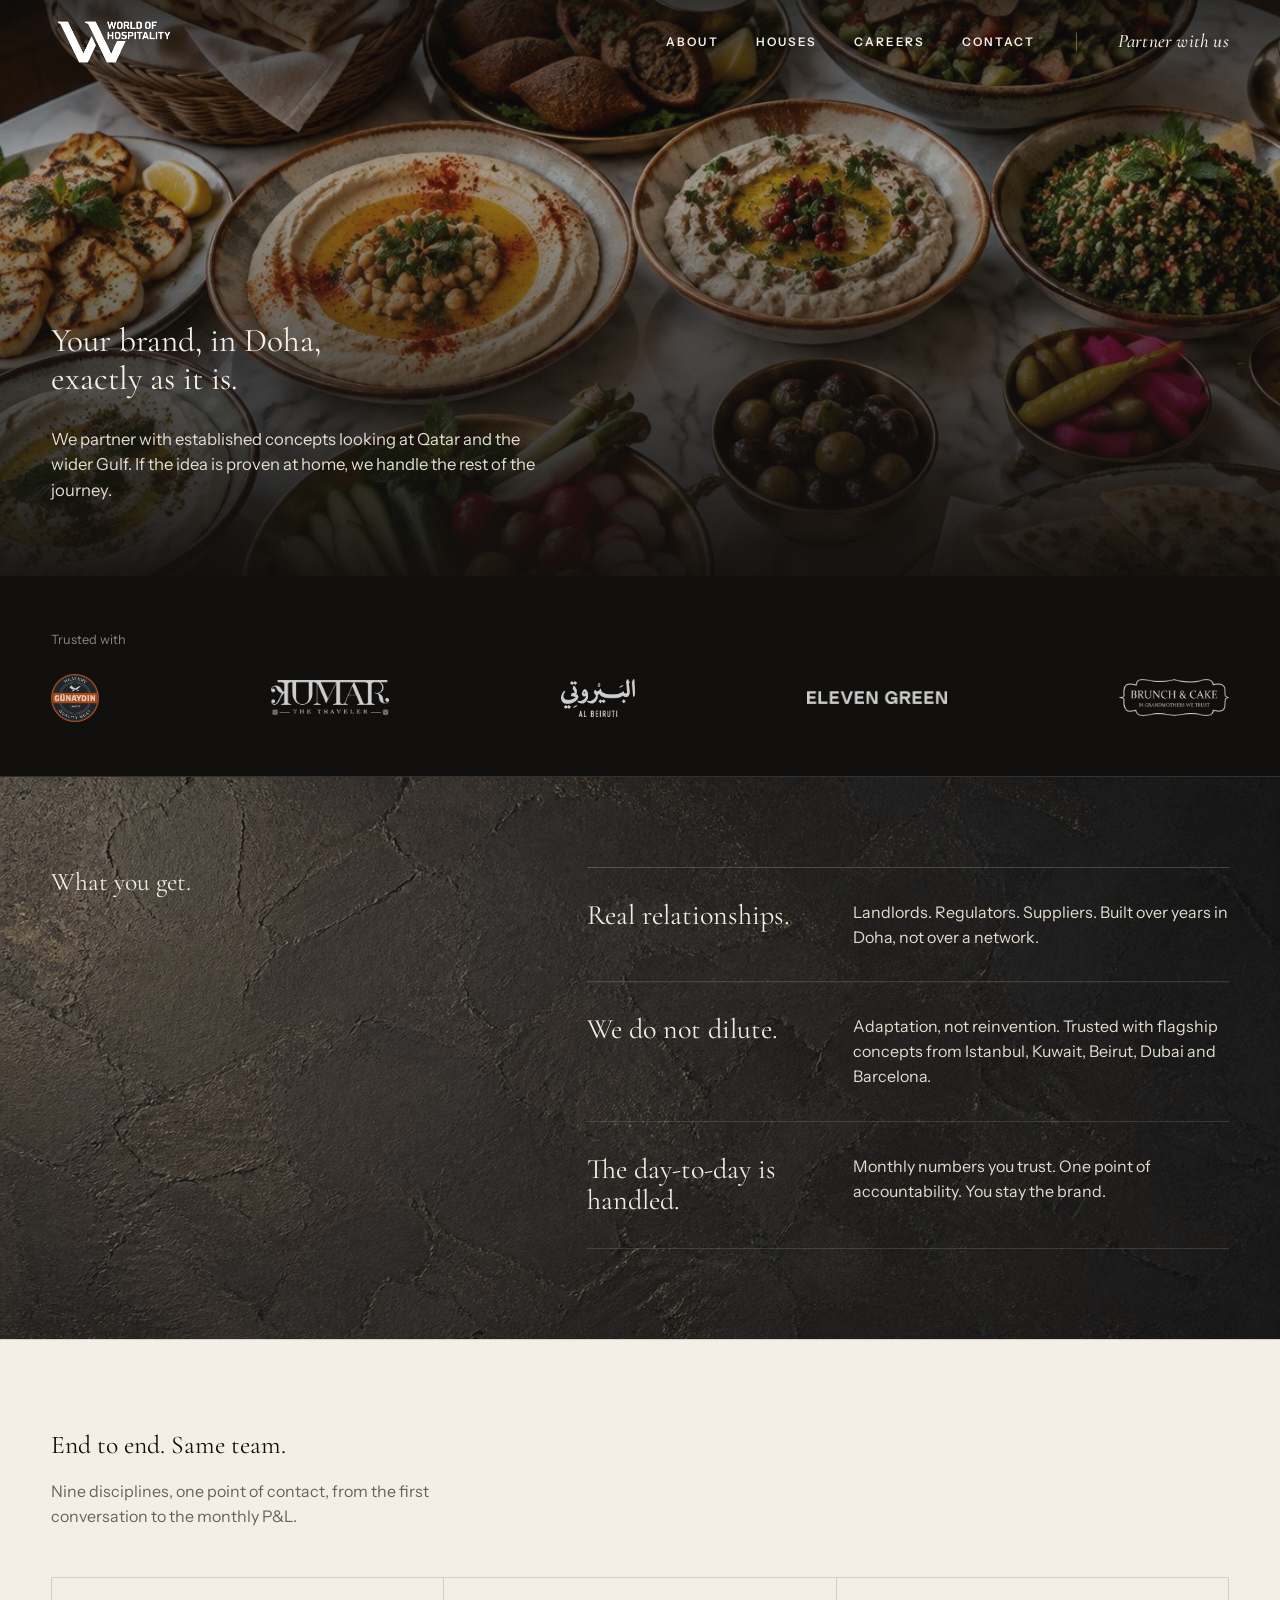
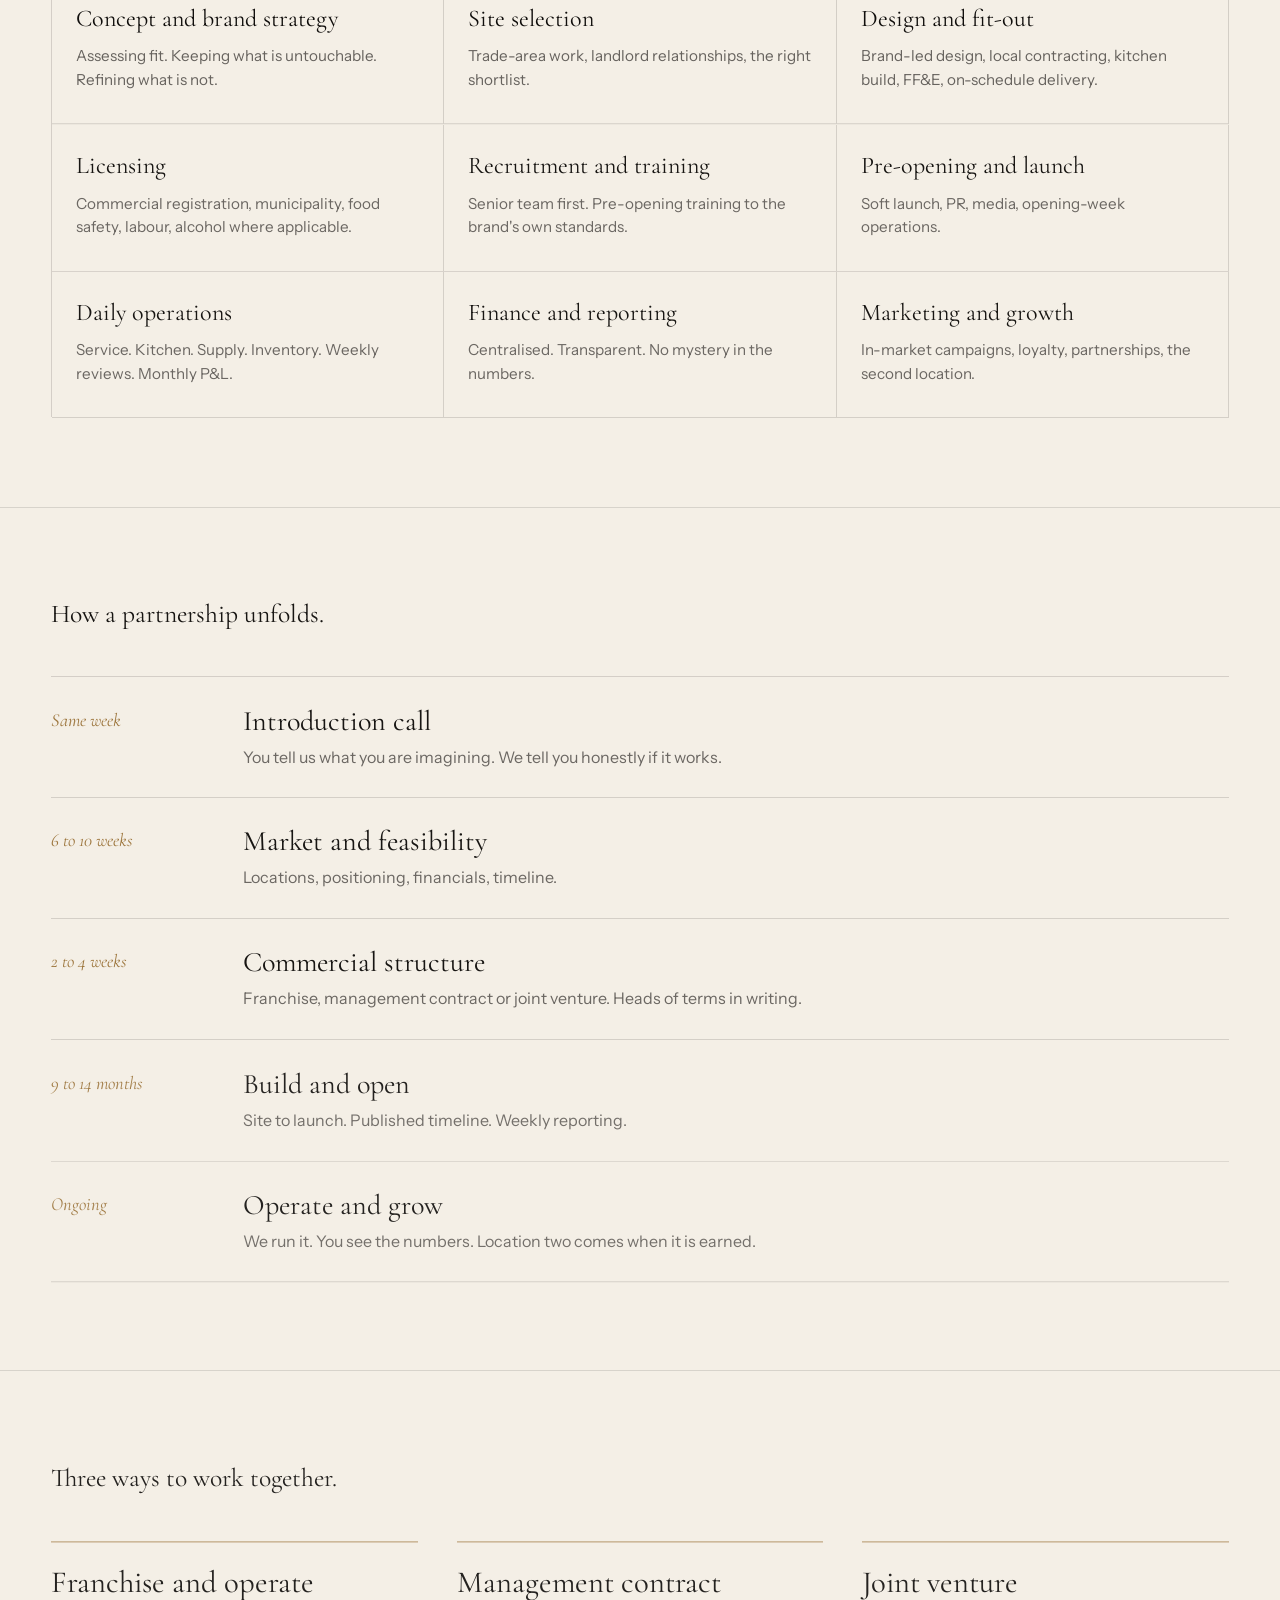
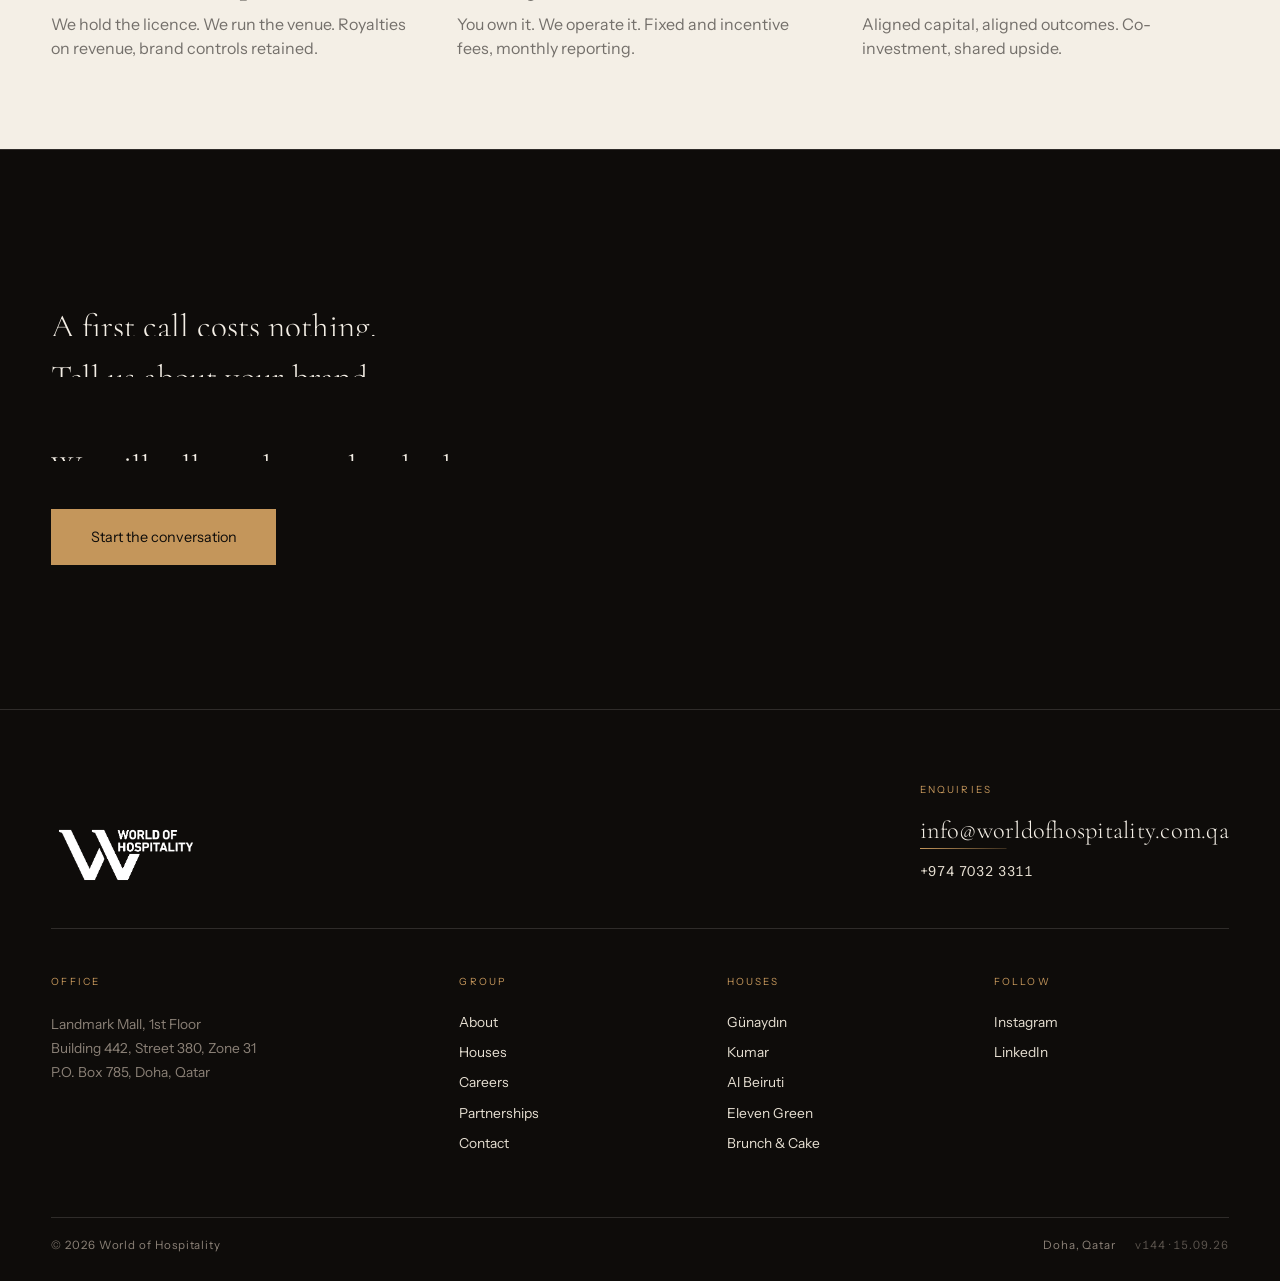
<file: services.html>
<!doctype html>
<html lang="en">
<head>
<meta charset="utf-8">
<meta name="viewport" content="width=device-width, initial-scale=1">
<meta http-equiv="refresh" content="0; url=partnerships.html">
<link rel="canonical" href="partnerships.html">
<title>Redirecting. World of Hospitality</title>
<style>
  body { background:#08070A; color:#F4EFE6; font-family:system-ui,sans-serif; display:flex; align-items:center; justify-content:center; min-height:100vh; margin:0; }
  a { color:#C4965B; text-decoration:underline; }
</style>
</head>
<body>
  <p>Services have moved. <a href="partnerships.html">Continue to Partnerships</a>.</p>
  <script>window.location.replace('partnerships.html');</script>
</body>
</html>
</file>
<file: css/home.css>
/* World of Hospitality: homepage, 2026 rebuild.
   Palette is the brand's own: bone and brass from the logo file. */

:root {
  --ink: #0e0c0a;
  --ink-2: #16130f;
  --bone: #f4efe6;
  --bone-2: #e6dfd2;
  --brass: #c4965b;
  --ash: #8b8177;
  --hair: rgba(244, 239, 230, 0.14);

  --serif: "Cormorant Garamond", Georgia, serif;
  --sans: "Instrument Sans", system-ui, sans-serif;

  --gutter: clamp(1.25rem, 4vw, 4rem);
  --ease: cubic-bezier(0.22, 1, 0.36, 1);
}

*, *::before, *::after { box-sizing: border-box; }
html { scroll-behavior: auto; -webkit-text-size-adjust: 100%; }
html.lenis, html.lenis body { height: auto; }
.lenis.lenis-smooth { scroll-behavior: auto !important; }

body {
  margin: 0;
  background: var(--ink);
  color: var(--bone);
  font-family: var(--sans);
  font-size: 1rem;
  line-height: 1.55;
  -webkit-font-smoothing: antialiased;
  overflow-x: hidden;
}
body.is-loading { overflow: hidden; }

img, video { display: block; max-width: 100%; }
a { color: inherit; text-decoration: none; }
button { font: inherit; color: inherit; background: none; border: 0; padding: 0; cursor: pointer; }
h1, h2, h3, p, ol, dl { margin: 0; }
ol { padding: 0; list-style: none; }

:focus-visible { outline: 1px solid var(--brass); outline-offset: 4px; }

/* Line masks used by the reveal choreography */
.line { display: block; overflow: hidden; }
.line > span { display: block; transform: translateY(110%); }

/* ---------- Veil: five cuts, then the frame splits into the wall ---------- */
.veil { position: fixed; inset: 0; z-index: 100; background: var(--ink); overflow: hidden; }
.veil__cuts { position: absolute; inset: 0; }
.veil__cut { position: absolute; inset: 0; opacity: 0; }
.veil__cut img { width: 100%; height: 100%; object-fit: cover; transform: scale(1.12); filter: saturate(0.85) brightness(0.75); }
.veil__cut::after { content: ""; position: absolute; inset: 0; background: radial-gradient(70% 60% at 50% 50%, rgba(14,12,10,0.15), rgba(14,12,10,0.7)); }
.veil__cutlogo { position: absolute; left: 50%; top: 50%; transform: translate(-50%, -50%); display: flex; justify-content: center; opacity: 0; z-index: 1; }
.veil__cutlogo img { height: auto; filter: drop-shadow(0 6px 30px rgba(0,0,0,0.6)); }
.veil__cutlogo .logo--gunaydin { width: clamp(180px, 20vw, 300px); } .veil__cutlogo .logo--kumar { width: clamp(300px, 36vw, 560px); } .veil__cutlogo .logo--al-beiruti { width: clamp(220px, 26vw, 400px); } .veil__cutlogo .logo--eleven-green { width: clamp(300px, 44vw, 700px); } .veil__cutlogo .logo--brunch-cake { width: clamp(260px, 30vw, 480px); }
.veil__flash { position: absolute; inset: 0; background: var(--brass); opacity: 0; mix-blend-mode: screen; pointer-events: none; }
.veil__mark { position: absolute; left: 50%; top: 50%; width: clamp(200px, 22vw, 300px); height: auto; transform: translate(-50%, -50%); opacity: 0; transform-origin: top left; z-index: 2; filter: drop-shadow(0 6px 30px rgba(0,0,0,0.6)); }
body.is-loading .nav__logo { opacity: 0; }
body.is-loading .wall__panel { clip-path: inset(0 50% 0 50%); }

/* ---------- Nav ---------- */
.nav {
  position: fixed; top: 0; left: 0; right: 0; z-index: 80;
  display: flex; align-items: center; justify-content: space-between;
  height: 84px; padding: 0 var(--gutter); opacity: 0; transform: translateY(-8px);
  transition: transform 0.6s var(--ease), opacity 0.6s, height 0.5s var(--ease), background 0.5s;
}
.nav::before { content: ""; position: absolute; inset: 0 0 -70px 0; z-index: -1; pointer-events: none;
  background: linear-gradient(to bottom, rgba(10,9,8,0.66) 0%, rgba(10,9,8,0.28) 60%, rgba(10,9,8,0) 100%);
  transition: opacity 0.5s; }
.nav__brand { display: block; line-height: 0; }
.nav__logo { display: block; width: 126px; height: auto; transition: width 0.5s var(--ease), opacity 0.3s; }
.nav__links { display: flex; align-items: center; gap: 2.3rem; margin-left: auto; font-size: 0.74rem; font-weight: 600; letter-spacing: 0.18em; text-transform: uppercase; }
.nav__links a { position: relative; padding: 0.4rem 0; color: var(--bone); text-shadow: 0 1px 10px rgba(0,0,0,0.45); transition: color 0.4s; }
.nav__links a:hover { color: var(--brass); }
.nav__links a[aria-current="page"] { color: var(--bone); }
.nav__links a::after { content: ""; position: absolute; left: 0; right: 0; bottom: 0; height: 1px; background: currentColor; opacity: 0.6; transform: scaleX(0); transform-origin: right; transition: transform 0.5s var(--ease); }
.nav__links a:hover::after, .nav__links a[aria-current="page"]::after { transform: scaleX(1); transform-origin: left; }
.nav__cta { position: relative; margin-left: 2.6rem; padding-left: 2.6rem; font-family: var(--serif); font-style: italic; font-weight: 500; font-size: 1.2rem; text-shadow: 0 1px 10px rgba(0,0,0,0.45); letter-spacing: 0.01em; text-transform: none; color: var(--bone); transition: color 0.4s; }
.nav__cta::before { content: ""; position: absolute; left: 0; top: 50%; width: 1px; height: 1.2rem; transform: translateY(-50%); background: rgba(196,150,91,0.55); }
.nav__cta::after { content: ""; position: absolute; left: 2.6rem; right: 0; bottom: -0.1rem; height: 1px; background: var(--brass); transform: scaleX(0); transform-origin: right; transition: transform 0.5s var(--ease); }
.nav__cta:hover { color: var(--brass); }
.nav__cta:hover::after { transform: scaleX(1); transform-origin: left; }
.nav__toggle { display: none; width: 40px; height: 40px; flex-direction: column; justify-content: center; align-items: flex-end; gap: 6px; background: none; border: 0; cursor: pointer; padding: 0; color: var(--bone); }
.nav__toggle span { display: block; height: 1px; width: 26px; background: currentColor; transition: transform 0.4s var(--ease), width 0.4s var(--ease); }
.nav__toggle span:last-child { width: 18px; }
.nav__toggle[aria-expanded="true"] span:first-child { transform: translateY(3.5px) rotate(45deg); }
.nav__toggle[aria-expanded="true"] span:last-child { width: 26px; transform: translateY(-3.5px) rotate(-45deg); }
.nav__rule { display: none; }
.nav.is-hidden { transform: translateY(-110%); }
.nav.is-solid { height: 64px; background: rgba(14,12,10,0.84); backdrop-filter: blur(14px) saturate(120%); -webkit-backdrop-filter: blur(14px) saturate(120%); box-shadow: 0 1px 0 var(--hair); }
.nav.is-solid::before { opacity: 0; }
.nav.is-solid .nav__logo { width: 106px; }
.nav.is-solid .nav__links a, .nav.is-solid .nav__cta { text-shadow: none; }

.menu {
  position: fixed; inset: 0; z-index: 45;
  background: var(--ink);
  display: flex; flex-direction: column; justify-content: center;
  padding: 0 var(--gutter);
  visibility: hidden; opacity: 0;
  transition: opacity 0.5s var(--ease), visibility 0s 0.5s;
}
.menu.is-open { visibility: visible; opacity: 1; transition-delay: 0s; }
.menu__links { display: flex; flex-direction: column; gap: 0.35em; }
.menu__links a {
  font-family: var(--serif); font-weight: 300;
  font-size: clamp(2.5rem, 10vw, 4rem); line-height: 1.1;
  transform: translateY(20px); opacity: 0;
  transition: transform 0.7s var(--ease), opacity 0.7s var(--ease);
}
.menu.is-open .menu__links a { transform: none; opacity: 1; }
.menu.is-open .menu__links a:nth-child(2) { transition-delay: 0.05s; }
.menu.is-open .menu__links a:nth-child(3) { transition-delay: 0.1s; }
.menu.is-open .menu__links a:nth-child(4) { transition-delay: 0.15s; }
.menu.is-open .menu__links a:nth-child(5) { transition-delay: 0.2s; }
.menu__foot { position: absolute; bottom: 2rem; left: var(--gutter); font-size: 0.85rem; color: var(--ash); }

.menu__links a { font-size: clamp(1.6rem, 6vw, 2.2rem); font-weight: 400; }
.menu__houses { display: flex; flex-wrap: wrap; gap: 1.25rem 1.75rem; align-items: center; margin-top: 2.5rem; padding-top: 1.5rem; border-top: 1px solid var(--hair); transform: translateY(20px); opacity: 0; transition: transform 0.7s var(--ease) 0.25s, opacity 0.7s var(--ease) 0.25s; }
.menu.is-open .menu__houses { transform: none; opacity: 1; }
.menu__houses a { display: flex; align-items: center; }
.menu__houses img { height: auto; }
.grain {
  position: fixed; inset: -50%; z-index: 90; pointer-events: none; opacity: 0.06;
  background-image: url("data:image/svg+xml;utf8,<svg xmlns='http://www.w3.org/2000/svg' width='220' height='220'><filter id='n'><feTurbulence type='fractalNoise' baseFrequency='0.9' numOctaves='2' stitchTiles='stitch'/><feColorMatrix values='0 0 0 0 1 0 0 0 0 1 0 0 0 0 1 0 0 0 0.6 0'/></filter><rect width='100%' height='100%' filter='url(%23n)'/></svg>");
  animation: grain 0.9s steps(4) infinite;
}
@keyframes grain { 0% { transform: translate(0,0); } 25% { transform: translate(-3%,2%); } 50% { transform: translate(2%,-3%); } 75% { transform: translate(-2%,-2%); } 100% { transform: translate(3%,3%); } }

/* ---------- Type scale: kept quiet on purpose ---------- */
:root {
  --t-display: clamp(1.8rem, 2.6vw, 2.6rem);
  --t-title: clamp(1.45rem, 2vw, 2rem);
  --t-lede: clamp(1rem, 1.15vw, 1.1rem);
}
.title { font-family: var(--serif); font-weight: 400; font-size: var(--t-title); line-height: 1.15; letter-spacing: 0; }
.lede { color: var(--ash); font-size: var(--t-lede); max-width: 48ch; }
.link { position: relative; font-size: 0.9rem; padding-bottom: 0.2em; }
.link::after { content: ""; position: absolute; left: 0; right: 0; bottom: 0; height: 1px; background: currentColor; transform-origin: left; transition: transform 0.5s var(--ease); }
.link:hover::after { transform: scaleX(0); transform-origin: right; }

/* ---------- Wall: five houses, edge to edge ---------- */
.wall { position: relative; height: 100vh; height: 100svh; min-height: 560px; display: flex; overflow: hidden; }
.wall__panel {
  position: relative; flex: 1 1 0; min-width: 0; overflow: hidden; display: block;
  transition: flex 0.9s var(--ease); border-right: 1px solid rgba(14,12,10,0.6);
}
.wall__panel:last-child { border-right: 0; }
.wall.is-hover .wall__panel { flex-grow: 0.78; }
.wall.is-hover .wall__panel.is-on { flex-grow: 2.1; }
.wall__media { position: absolute; inset: 0; }
.wall__media img, .wall__media video { width: 100%; height: 100%; object-fit: cover; transform: scale(1.08); transition: transform 1.6s var(--ease), filter 0.9s; filter: saturate(0.9) brightness(1); }
.wall__panel.is-on .wall__media img, .wall__panel.is-on .wall__media video { transform: scale(1.0); filter: saturate(1) brightness(1); }
.wall__media::after { content: ""; position: absolute; inset: 0; background: linear-gradient(to top, rgba(14,12,10,0.75) 0%, rgba(14,12,10,0.12) 40%, rgba(14,12,10,0.18) 100%); transition: opacity 0.9s; }
.wall__logo { position: absolute; left: 50%; top: 50%; transform: translate(-50%, -50%); width: 100%; display: flex; justify-content: center; padding: 0 8%; }
.wall__logo img { height: auto; max-width: 100%; filter: drop-shadow(0 4px 24px rgba(0,0,0,0.5)); }
.wall__foot { position: absolute; left: 1.25rem; right: 1.25rem; bottom: 1.5rem; display: flex; flex-direction: column; gap: 0.2rem; opacity: 0.7; transition: opacity 0.6s; }
.wall__panel.is-on .wall__foot { opacity: 1; }
.wall.is-hover .wall__panel:not(.is-on) .wall__foot { opacity: 0.35; }
.wall__meta { font-size: 0.82rem; letter-spacing: 0.04em; color: var(--bone); opacity: 0.9; }
.wall__cta { position: absolute; left: 1.25rem; bottom: 1.5rem; font-size: 0.8rem; color: var(--bone-2); opacity: 0; transition: opacity 0.6s; }
.wall__panel.is-on .wall__cta { opacity: 1; }
.wall__caption { position: absolute; left: var(--gutter); bottom: 1.6rem; z-index: 2; pointer-events: none; font-size: 0.85rem; color: var(--bone-2); opacity: 0; }
.wall__caption span { color: var(--ash); }

/* ---------- Footer ---------- */
.foot { position: relative; border-top: 1px solid var(--hair); padding: clamp(3.5rem, 8vh, 5.5rem) var(--gutter) 1.6rem; font-size: 0.86rem; overflow: hidden; }
.foot__top { display: grid; grid-template-columns: minmax(0, 1fr) auto; align-items: end; gap: 2rem; padding-bottom: clamp(2.2rem, 5vh, 3.2rem); border-bottom: 1px solid var(--hair); }
.foot__brand { display: block; line-height: 0; }
.foot__brand img { width: 150px; height: auto; }
.foot__contact { display: flex; flex-direction: column; align-items: flex-start; gap: 0.35rem; text-align: left; }
.foot__eyebrow { display: block; font-size: 0.62rem; letter-spacing: 0.22em; text-transform: uppercase; color: var(--brass); margin-bottom: 0.9rem; }
.foot__mail { position: relative; display: inline-block; font-family: var(--serif, "Cormorant Garamond", serif); font-weight: 300; font-size: clamp(1.25rem, 1.9vw, 1.7rem); letter-spacing: 0.01em; color: var(--bone); padding-bottom: 0.25rem; line-height: 1.15; transition: color 0.4s; }
.foot__mail::after { content: ""; position: absolute; left: 0; right: 0; bottom: 0; height: 1px; background: linear-gradient(to right, var(--brass), rgba(196,150,91,0.25)); transform: scaleX(0.28); transform-origin: left; transition: transform 0.6s var(--ease); }
.foot__mail:hover { color: var(--brass); }
.foot__mail:hover::after { transform: scaleX(1); }
.foot__tel { color: var(--bone-2); font-variant-numeric: tabular-nums; letter-spacing: 0.06em; margin-top: 0.4rem; transition: color 0.3s; }
.foot__tel:hover { color: var(--brass); }
.foot__grid { display: grid; grid-template-columns: minmax(0, 1.6fr) repeat(3, minmax(0, 1fr)); gap: 2rem; padding-top: clamp(2.2rem, 5vh, 3.2rem); }
.foot__col { display: flex; flex-direction: column; gap: 0.55rem; }
.foot__col address { font-style: normal; color: var(--ash); line-height: 1.75; }
.foot__col a { position: relative; color: var(--bone-2); width: fit-content; transition: color 0.3s, padding-left 0.4s var(--ease); }
.foot__col a::before { content: ""; position: absolute; left: 0; top: 50%; width: 0; height: 1px; background: var(--brass); transition: width 0.4s var(--ease); }
.foot__col a:hover { color: var(--bone); padding-left: 1rem; }
.foot__col a:hover::before { width: 0.6rem; }
.foot__bottom { margin-top: clamp(3rem, 7vh, 4.5rem); padding-top: 1.2rem; border-top: 1px solid var(--hair); display: flex; justify-content: space-between; align-items: center; color: var(--ash); font-size: 0.72rem; letter-spacing: 0.08em; }

/* ---------- Reveal hooks ---------- */
[data-reveal] { opacity: 0; transform: translateY(20px); }
body.no-motion [data-reveal], body.no-motion .wall__caption, body.no-motion .intro__text .w { opacity: 1; transform: none; color: var(--bone); }
body.no-motion .close__lines .line > span { transform: none; }

@media (prefers-reduced-motion: reduce) {
  .grain { animation: none; }
  .veil { display: none; }
  body.is-loading { overflow: auto; }
  .nav { opacity: 1; transform: none; }
  [data-reveal], .wall__caption { opacity: 1; transform: none; }
  .intro__text .w { color: var(--bone); }
  .close__lines .line > span { transform: none; }
  .wall__panel { transition: none; }
}

@media (max-width: 900px) {
  :root { --gutter: 1.25rem; }
  .nav { height: 66px; }
  .nav.is-solid { height: 60px; }
  .nav__links, .nav__cta { display: none; }
  .nav__toggle { display: flex; }
  .nav__logo { width: 104px; }

  .wall { height: auto; min-height: 0; flex-direction: column; padding-top: 4.6rem; }
  .wall__panel, .wall.is-hover .wall__panel, .wall.is-hover .wall__panel.is-on { flex: none; height: 52vw; min-height: 210px; border-right: 0; border-bottom: 1px solid rgba(14,12,10,0.8); }
    .wall__foot { opacity: 1; transform: none; flex-direction: row; justify-content: space-between; align-items: baseline; }
  .wall__caption { display: none; }

  .foot { padding: 3rem var(--gutter) 1.5rem; }
  .foot__top { grid-template-columns: 1fr; align-items: start; gap: 2.2rem; }
  .foot__brand img { width: 128px; }
  .foot__grid { grid-template-columns: 1fr 1fr; gap: 2rem 1rem; }
  .foot__col--office { grid-column: 1 / -1; }
  .foot__bottom { margin-top: 2.6rem; flex-direction: column; align-items: flex-start; gap: 0.4rem; }
}

/* ---------- Wall as a component (house pages, about, close) ---------- */
.wall--mini { height: 46vh; min-height: 320px; border-top: 1px solid var(--hair); }
.wall--mini .wall__logo img { transform: scale(0.8); }
.wall__label { position: absolute; top: 1.25rem; left: var(--gutter); z-index: 2; font-size: 0.8rem; color: var(--bone-2); pointer-events: none; }

/* ---------- Logo strips ---------- */
.proof { padding: clamp(2.5rem, 6vh, 4rem) var(--gutter); border-bottom: 1px solid var(--hair); }
.proof__label { font-size: 0.8rem; color: var(--ash); margin-bottom: 1.5rem; }
.proof__row, .close__logos { display: flex; align-items: center; justify-content: space-between; gap: 2rem; flex-wrap: wrap; }
.proof__logo { display: flex; align-items: center; opacity: 0.8; transition: opacity 0.4s, transform 0.6s var(--ease); }
.proof__logo:hover { opacity: 1; transform: translateY(-2px); }
.proof__logo img { height: auto; max-width: 100%; }
.close__logos { grid-column: 1 / -1; padding-bottom: 2.5rem; margin-bottom: 1rem; border-bottom: 1px solid var(--hair); }

/* ---------- Map: house marks at their cities ---------- */
.route__logo { opacity: 0; }
.route__lab--brand { font-family: var(--serif); font-size: 15px; fill: var(--bone); }
body.no-motion .route__logo { opacity: 1; }
@media (prefers-reduced-motion: reduce) { .route__logo { opacity: 1; } }

@media (max-width: 900px) {
  .wall--mini { height: auto; min-height: 0; padding-top: 0; }
  .wall--mini .wall__panel { height: 48vw; min-height: 180px; }
  .wall--mini .wall__logo { top: 42%; }
  .wall__label { position: static; padding: 1rem var(--gutter); }
  .proof__row, .close__logos { gap: 1.5rem 2rem; justify-content: flex-start; }
    }

/* ---------- Marquee: the houses roll past, and the next one ---------- */
.marquee { overflow: hidden; background: var(--bone); color: var(--ink); padding: clamp(1.4rem, 3vh, 2rem) 0; }
.marquee .logo--kumar, .marquee .logo--al-beiruti, .marquee .logo--eleven-green, .marquee .logo--brunch-cake { filter: invert(1) brightness(0.12); }
.marquee__dot { background: #9a7238; }
.marquee__track { display: flex; align-items: center; width: max-content; animation: marquee 48s linear infinite; }
.marquee:hover .marquee__track { animation-play-state: paused; }
.marquee__item { display: flex; align-items: center; padding: 0 clamp(1.25rem, 2.4vw, 2.4rem); flex: 0 0 auto; opacity: 0.9; }
.marquee__dot { width: 3px; height: 3px; border-radius: 50%; background: var(--brass); flex: 0 0 auto; opacity: 0.7; }
.marquee__next { flex-direction: column; align-items: flex-start; gap: 0.1rem; font-family: var(--serif); font-size: 1rem; color: #9a7238; white-space: nowrap; }
.marquee__next em { font-family: var(--sans); font-style: normal; font-size: 0.68rem; color: rgba(14,12,10,0.55); }
@keyframes marquee { from { transform: translateX(0); } to { transform: translateX(-50%); } }
@media (prefers-reduced-motion: reduce) { .marquee__track { animation: none; } }

/* ---------- Reel: one house per screen, stacked ---------- */
.reel { position: relative; height: calc(var(--n) * 100vh); height: calc(var(--n) * 100svh); background: var(--ink); }
.reel__stage { position: sticky; top: 0; height: 100vh; height: 100svh; overflow: hidden; }
.reel__slide { position: absolute; inset: 0; display: block; opacity: 0; pointer-events: none; will-change: opacity; }
.reel__slide.is-active { pointer-events: auto; }
.reel__media { position: absolute; inset: 0; will-change: transform; }
.reel__media picture { display: block; width: 100%; height: 100%; }
.reel__media img, .reel__media video { width: 100%; height: 100%; object-fit: cover; transform: none; }
.reel__media::after { content: ""; position: absolute; inset: 0; background: linear-gradient(to top, rgba(14,12,10,0.8) 0%, rgba(14,12,10,0.2) 45%, rgba(14,12,10,0.05) 100%); }
.reel__media .house__flag { z-index: 2; top: auto; bottom: 1rem; right: 1rem; left: auto; }
.reel__copy { position: absolute; left: var(--gutter); right: var(--gutter); bottom: clamp(2.5rem, 7vh, 5rem); display: flex; flex-direction: column; align-items: flex-start; gap: 0.5rem; }
.reel__logo { display: block; margin-bottom: 0.75rem; }
.reel__logo img { height: auto; filter: drop-shadow(0 4px 24px rgba(0,0,0,0.5)); }
.reel__line { font-family: var(--serif); font-style: italic; font-size: clamp(1.05rem, 1.4vw, 1.35rem); color: var(--bone-2); }
.reel__meta { font-size: 0.85rem; color: var(--bone); opacity: 0.8; }
.reel__go { margin-top: 1rem; font-size: 0.85rem; padding-bottom: 0.2em; border-bottom: 1px solid var(--brass); color: var(--bone); transition: color 0.4s; }
.reel__slide:hover .reel__go { color: var(--brass); }
.reel__count { position: absolute; z-index: 3; right: var(--gutter); bottom: clamp(2.5rem, 7vh, 5rem); font-size: 0.8rem; color: var(--bone-2); font-variant-numeric: tabular-nums; }

/* ---------- The road: scroll-driven timeline ---------- */
.road { position: relative; height: 320vh; border-top: 1px solid var(--hair); border-bottom: 1px solid var(--hair); }
.road__stage { position: sticky; top: 0; height: 100vh; height: 100svh; overflow: hidden; display: flex; flex-direction: column; justify-content: space-between; padding: 7rem var(--gutter) 5rem; }
.road__media { position: absolute; inset: 0; z-index: 0; }
.road__strip { height: 100%; width: 100%; will-change: transform; }
.road__strip img { height: 100%; width: auto; max-width: none; min-width: 100%; object-fit: cover; }
.road__media::after { content: ""; position: absolute; inset: 0; background: linear-gradient(to top, rgba(14,12,10,0.85) 0%, rgba(14,12,10,0.25) 45%, rgba(14,12,10,0.15) 100%); }
.road__head { position: relative; z-index: 1; }
.road__kicker { display: block; font-size: 0.78rem; letter-spacing: 0.08em; text-transform: uppercase; color: var(--brass); margin-bottom: 0.75rem; }
.road__year { display: block; font-family: var(--serif); font-weight: 300; font-size: clamp(2.6rem, 6vw, 5.5rem); line-height: 1; color: var(--bone); font-variant-numeric: tabular-nums; letter-spacing: -0.02em; }
.road__note { margin-top: 1rem; max-width: 44ch; color: var(--bone-2); min-height: 1.6em; font-family: var(--serif); font-style: italic; font-size: clamp(1.1rem, 1.6vw, 1.5rem); line-height: 1.3; }
.road__rail { position: relative; z-index: 1; height: 132px; }
.road__line { position: absolute; left: 0; right: 0; top: 0; height: 1px; background: rgba(244,239,230,0.18); }
.road__fill { position: absolute; left: 0; top: 0; height: 100%; width: 0; background: var(--brass); box-shadow: 0 0 14px rgba(196,150,91,0.55); }
.road__cursor { position: absolute; top: 50%; left: 0; width: 12px; height: 12px; margin: -6px 0 0 -6px; border-radius: 50%; background: var(--brass); box-shadow: 0 0 18px rgba(196,150,91,0.7); }
.road__nodes { position: absolute; inset: 0; }
.road__node { position: absolute; top: 0; transform: translateX(-50%); width: 150px; opacity: 0.45; transition: opacity 0.5s; }
.road__node.is-on { opacity: 0.75; }
.road__node.is-active { opacity: 1; }
.road__hit { display: flex; flex-direction: column; align-items: center; cursor: pointer; width: 100%; padding-top: 1.1rem; }
.road__dot { position: absolute; top: 0; width: 1px; height: 0; background: var(--brass); transition: height 0.5s var(--ease); }
.road__node.is-active .road__dot { height: 1.1rem; }
.road__stop { display: block; margin-top: 0.4rem; font-family: var(--serif); font-size: clamp(1.1rem, 1.5vw, 1.5rem); color: var(--bone); white-space: nowrap; text-align: center; transition: color 0.4s, transform 0.5s var(--ease); }
.road__node--future .road__stop { font-style: italic; }
.road__node.is-active .road__stop { color: var(--brass); transform: translateY(-2px); }

/* ---------- Finale over film ---------- */
.finale { position: relative; height: 90vh; min-height: 560px; overflow: hidden; display: flex; align-items: center; justify-content: center; text-align: center; }
.finale__media { position: absolute; inset: 0; }
.finale__media video, .finale__media img { width: 100%; height: 100%; object-fit: cover; }
.finale__media::after { content: ""; position: absolute; inset: 0; background: radial-gradient(80% 70% at 50% 50%, rgba(14,12,10,0.35), rgba(14,12,10,0.7)); }
.finale__copy { position: relative; display: flex; flex-direction: column; align-items: center; gap: 1.25rem; padding: 0 var(--gutter); }
.finale__copy img { width: clamp(180px, 18vw, 260px); height: auto; }
.finale__copy p { font-family: var(--serif); font-size: clamp(1.1rem, 1.6vw, 1.5rem); color: var(--bone-2); }
.close__cta { display: inline-block; padding: 1rem 2rem; border: 1px solid var(--brass); color: var(--bone); transition: background 0.5s var(--ease), color 0.5s; }
.close__cta:hover { background: var(--brass); color: var(--ink); }
.finale__logos { position: absolute; left: var(--gutter); right: var(--gutter); bottom: 2rem; display: flex; justify-content: space-between; align-items: center; gap: 2rem; }

@media (max-width: 900px) {
  .marquee__track { animation-duration: 30s; }
  .reel { height: calc(var(--n) * 100svh); }
  .reel__logo--kumar,   .reel__count { display: none; }
  .road { height: 260vh; }
  .road__stage { padding: 5.5rem var(--gutter) 3rem; }
  .road__rail { height: 110px; overflow-x: auto; overflow-y: hidden; scrollbar-width: none; margin: 0 calc(-1 * var(--gutter)); padding: 0 var(--gutter); }
  .road__rail::-webkit-scrollbar { display: none; }
  .road__line, .road__nodes { width: 240vw; }
  .road__node { width: 120px; }
  .road__stop { font-size: 1rem; }

  .finale { height: 80vh; }
  .finale__logos { display: none; }
}

/* ---------- Logo sizes, one table ---------- */
.logo { height: auto; }
.wall__logo .logo--gunaydin { width: 120px; }   .wall__logo .logo--kumar { width: 200px; }   .wall__logo .logo--al-beiruti { width: 160px; }   .wall__logo .logo--eleven-green { width: 230px; }   .wall__logo .logo--brunch-cake { width: 200px; }
.reel__logo .logo--gunaydin { width: clamp(120px, 11vw, 160px); } .reel__logo .logo--kumar { width: clamp(220px, 22vw, 320px); } .reel__logo .logo--al-beiruti { width: clamp(150px, 15vw, 220px); } .reel__logo .logo--eleven-green { width: clamp(240px, 26vw, 380px); } .reel__logo .logo--brunch-cake { width: clamp(200px, 20vw, 300px); }
.proof__logo .logo--gunaydin { width: 48px; }   .proof__logo .logo--kumar { width: 118px; }  .proof__logo .logo--al-beiruti { width: 74px; }   .proof__logo .logo--eleven-green { width: 140px; }  .proof__logo .logo--brunch-cake { width: 110px; }
.marquee .logo--gunaydin { width: 34px; }       .marquee .logo--kumar { width: 88px; }       .marquee .logo--al-beiruti { width: 54px; }       .marquee .logo--eleven-green { width: 104px; }      .marquee .logo--brunch-cake { width: 82px; }
.menu__houses .logo--gunaydin { width: 40px; }  .menu__houses .logo--kumar { width: 96px; }  .menu__houses .logo--al-beiruti { width: 60px; }  .menu__houses .logo--eleven-green { width: 112px; } .menu__houses .logo--brunch-cake { width: 90px; }
@media (max-width: 900px) {
  .wall__logo .logo--gunaydin { width: 90px; } .wall__logo .logo--kumar { width: 150px; } .wall__logo .logo--al-beiruti { width: 120px; } .wall__logo .logo--eleven-green { width: 180px; } .wall__logo .logo--brunch-cake { width: 150px; }
  .wall--mini .wall__logo img { transform: none; }
  .reel__logo .logo--eleven-green { width: 220px; } .reel__logo .logo--kumar { width: 200px; }
}

.foot__ver { margin-left: 1rem; color: var(--ash); opacity: 0.6; font-variant-numeric: tabular-nums; }

/* ---------- Live dot (recording indicator) ---------- */
.live { display: inline-flex; align-items: center; gap: 0.55em; white-space: nowrap; }
.wall__meta .live { font-size: 0.72rem; letter-spacing: 0.16em; text-transform: uppercase; }
.wall__meta .live i { margin: 0 0.15em; }
.live i { position: relative; display: inline-block; width: 0.5em; height: 0.5em; border-radius: 50%; background: #d84a3a; box-shadow: 0 0 0 0 rgba(216,74,58,0.55); animation: liveDot 2.2s ease-out infinite; }
.live i::after { content: ""; position: absolute; inset: -0.35em; border-radius: 50%; border: 1px solid rgba(216,74,58,0.5); opacity: 0; animation: liveRing 2.2s ease-out infinite; }
.live--soon i { background: transparent; border: 1px solid rgba(244,239,230,0.7); box-shadow: none; animation: none; }
.live--soon i::after { display: none; }
@keyframes liveDot { 0% { box-shadow: 0 0 0 0 rgba(216,74,58,0.55); } 45% { box-shadow: 0 0 0 0.45em rgba(216,74,58,0); } 100% { box-shadow: 0 0 0 0 rgba(216,74,58,0); } }
@keyframes liveRing { 0% { transform: scale(0.6); opacity: 0.8; } 70% { transform: scale(1.6); opacity: 0; } 100% { opacity: 0; } }
@media (prefers-reduced-motion: reduce) { .live i, .live i::after { animation: none; } }
</file>
<file: css/house.css>
/* World of Hospitality: house pages. Loads after home.css and uses its tokens. */

.veil--quick, .veil--out { background: var(--ink); }
body.house-page .nav__logo { opacity: 1; }

/* ---------- Hero ---------- */
.hero { position: relative; height: 100vh; height: 100svh; min-height: 560px; overflow: hidden; }
.hero__media { position: absolute; inset: 0; }
.hero__film { width: 100%; height: 100%; object-fit: cover; transform: scale(1.08); }
.hero__film--mob { display: none; }
@media (max-width: 900px) { .hero__film--desk { display: none; } .hero__film--mob { display: block; } }
.hero__grade {
  position: absolute; inset: 0;
  background:
    linear-gradient(to top, rgba(14,12,10,0.96) 0%, rgba(14,12,10,0.72) 28%, rgba(14,12,10,0.28) 58%, rgba(14,12,10,0.3) 100%),
    radial-gradient(120% 80% at 50% 50%, rgba(196,150,91,0.08), rgba(14,12,10,0.3));
}
.hero__mark { position: absolute; left: var(--gutter); top: 50%; transform: translateY(-50%); opacity: 0; }
.hero__logo { display: block; }
.hero__logo img { height: auto; filter: drop-shadow(0 4px 24px rgba(0,0,0,0.5)); }
.hero__copy { position: absolute; left: var(--gutter); right: var(--gutter); bottom: clamp(2.5rem, 7vh, 5rem); }
.hero__name {
  font-family: var(--serif); font-weight: 400; line-height: 1; letter-spacing: 0;
  font-size: clamp(2rem, 3.4vw, 3.4rem);
}
.hero__name .wd { display: inline-block; white-space: nowrap; }
.hero__name .ch { display: inline-block; transform: translateY(60%); opacity: 0; }
.hero__line { margin-top: 0.9rem; font-family: var(--serif); font-style: italic; font-weight: 300; font-size: clamp(1.05rem, 1.3vw, 1.3rem); color: var(--bone-2); max-width: 34ch; }
.hero__meta { font-size: 0.82rem; letter-spacing: 0.14em; text-transform: uppercase; color: var(--bone); }
.sr-only { position: absolute; width: 1px; height: 1px; overflow: hidden; clip: rect(0 0 0 0); white-space: nowrap; }
.visit__sep { display: inline-block; width: 1px; height: 0.9em; background: var(--hair); vertical-align: middle; margin: 0 1rem; }
.hero__meta-item + .hero__meta-item::before { content: ""; display: inline-block; width: 28px; height: 1px; background: var(--hair); vertical-align: middle; margin: 0 0.9rem; }
.hero__cue { position: absolute; right: var(--gutter); bottom: 2.5rem; width: 1px; height: 64px; overflow: hidden; opacity: 0; }
.hero__cue span { display: block; width: 100%; height: 100%; background: var(--brass); transform: translateY(-100%); animation: cue 2.2s var(--ease) infinite; }
@keyframes cue { 0% { transform: translateY(-100%); } 60% { transform: translateY(100%); } 100% { transform: translateY(100%); } }

/* ---------- Story over film ---------- */
.story { position: relative; min-height: 70vh; display: flex; flex-direction: column; justify-content: flex-end; overflow: hidden; }
.story__media { position: absolute; inset: 0; }
.story__media img { width: 100%; height: 100%; object-fit: cover; transform: scale(1.06); }
.story__media::after { content: ""; position: absolute; inset: 0; background: linear-gradient(to top, rgba(14,12,10,0.7) 0%, rgba(14,12,10,0.3) 60%, rgba(14,12,10,0.25) 100%); }
.story__media--material img { transform: none; }
.story__copy { position: relative; padding: 0 var(--gutter); max-width: 900px; }
.story__lead { font-family: var(--serif); font-weight: 300; font-size: clamp(1.35rem, 2.1vw, 2rem); line-height: 1.3; }
.story__lead .w { color: var(--ash); transition: color 0.6s; }
.story__lead .w.is-on { color: var(--bone); }
.story__more { margin-top: 1rem; color: var(--bone-2); max-width: 52ch; font-size: 0.95rem; }
.story__facts { position: relative; margin: 2rem var(--gutter) 0; display: flex; flex-wrap: wrap; gap: 0.75rem 3rem; padding: 1.25rem 0 2rem; border-top: 1px solid var(--hair); }
.story__facts div { font-size: 0.85rem; }
.story__facts dt { color: var(--ash); }
.story__facts dd { margin: 0.15rem 0 0; }

/* ---------- Gallery ---------- */
.gal { padding: 0 var(--gutter) clamp(4rem, 10vh, 8rem); }
.gal__grid { display: grid; grid-template-columns: repeat(12, 1fr); gap: clamp(0.75rem, 1.5vw, 1.5rem); align-items: start; }
.gal__cell { margin: 0; grid-column: span 5; aspect-ratio: 4 / 5; position: relative; overflow: hidden; }
.gal__cell--wide { grid-column: span 7; aspect-ratio: 16 / 10; grid-row: span 1; }
.gal__cell:nth-child(3) { grid-column: 3 / span 8; aspect-ratio: 16 / 9; margin-top: clamp(1rem, 3vw, 3rem); }
.gal__cell img { width: 100%; height: 100%; object-fit: cover; transform: scale(1.1); }
.gal__cell figcaption { position: absolute; left: 1rem; bottom: 1rem; font-size: 0.8rem; color: var(--bone-2); opacity: 0.85; }

/* ---------- Visit over film ---------- */
.visit { position: relative; overflow: hidden; border-top: 1px solid var(--hair); }
.visit__media { position: absolute; inset: 0; }
.visit__media img { width: 100%; height: 100%; object-fit: cover; }
.visit__media::after { content: ""; position: absolute; inset: 0; background: rgba(14,12,10,0.25); }
.visit__inner { position: relative; display: grid; grid-template-columns: 1fr 1fr; gap: 3rem; align-items: end; padding: clamp(4rem, 10vh, 7rem) var(--gutter); }
.visit__logo { display: block; margin-bottom: 1.75rem; }
.visit__logo img { height: auto; }
.visit__logo--type, .visit__logo.visit__logo.visit__addr { font-family: var(--serif); font-size: clamp(1.15rem, 1.6vw, 1.5rem); line-height: 1.35; }
.visit__hours, .visit__note { margin-top: 0.5rem; font-size: 0.85rem; color: var(--ash); }
.visit__col--act { display: flex; flex-direction: column; justify-content: flex-end; align-items: flex-end; gap: 1.5rem; text-align: right; }
.visit__cta {
  display: inline-block; padding: 1rem 2.4rem; background: var(--brass); color: var(--ink); border: 1px solid var(--brass);
  font-size: 0.9rem; transition: background 0.5s var(--ease), color 0.5s;
}
.visit__cta:hover { background: transparent; color: var(--bone); }
.visit__links { display: flex; flex-wrap: wrap; gap: 1.5rem; justify-content: flex-end; }
.link { position: relative; font-size: 0.9rem; padding-bottom: 0.2em; }
.link::after { content: ""; position: absolute; left: 0; right: 0; bottom: 0; height: 1px; background: currentColor; transform: scaleX(1); transform-origin: left; transition: transform 0.5s var(--ease); }
.link:hover::after { transform: scaleX(0); transform-origin: right; }

/* ---------- Next house ---------- */
.next { display: block; position: relative; height: 50vh; min-height: 360px; overflow: hidden; border-top: 1px solid var(--hair); }
.next__media { position: absolute; inset: 0; }
.next__media img { width: 100%; height: 100%; object-fit: cover; transform: scale(1.1); filter: saturate(0.85); transition: transform 1.6s var(--ease), filter 1.2s; }
.next:hover .next__media img { transform: scale(1.03); filter: saturate(1); }
.next__media::after { content: ""; position: absolute; inset: 0; background: linear-gradient(to top, rgba(14,12,10,0.9), rgba(14,12,10,0.35) 60%, rgba(14,12,10,0.4)); }
.next__copy { position: absolute; left: var(--gutter); right: var(--gutter); bottom: clamp(2rem, 6vh, 4rem); display: flex; flex-direction: column; }
.next__label { font-size: 0.85rem; color: var(--ash); }
.next__name { font-family: var(--serif); font-weight: 400; font-size: var(--t-display); line-height: 1.1; margin-top: 0.4rem; }
.next__origin { font-family: var(--serif); font-style: italic; color: var(--bone-2); margin-top: 0.75rem; font-size: 1.1rem; }

/* ---------- Reveal state (JS drives these) ---------- */
.house-page [data-reveal] { opacity: 0; transform: translateY(24px); }

@media (max-width: 900px) {
  .hero { min-height: 100svh; }
  .hero__mark { top: 42%; }
  .hero__name { font-size: 1.9rem; }
  .hero__line { font-size: 1.1rem; }
  .hero__meta-item + .hero__meta-item::before { width: 16px; margin: 0 0.6rem; }
  .hero__cue { display: none; }
  .visit__inner { grid-template-columns: 1fr; gap: 2rem; }
  .visit__col--act { align-items: flex-start; text-align: left; }
  .visit__links { justify-content: flex-start; }
  .gal__grid { display: flex; flex-direction: column; }
  .gal__cell, .gal__cell--wide, .gal__cell:nth-child(3) { aspect-ratio: 4 / 5; margin: 0; }
  .story__facts { gap: 0.75rem 1.5rem; }
  .next { height: 56vh; }
}

body.no-motion .hero__name .ch, body.no-motion .hero__mark, body.no-motion .hero__cue { opacity: 1; transform: none; }
body.no-motion .story__lead .w { color: var(--bone); }
body.no-motion .line > span { transform: none; }

@media (prefers-reduced-motion: reduce) {
  .hero__name .ch, .hero__mark, .hero__cue { opacity: 1; transform: none; }
  .story__lead .w { color: var(--bone); }
  .house-page [data-reveal] { opacity: 1; transform: none; }
  .line > span { transform: none; }
}

.house__flag { position: absolute; top: 0.9rem; left: 0.9rem; font-size: 0.72rem; padding: 0.3rem 0.6rem; border: 1px solid rgba(244,239,230,0.35); background: rgba(14,12,10,0.5); color: var(--bone); }

.hero__logo .logo--gunaydin { width: clamp(150px, 15vw, 220px); } .hero__logo .logo--kumar { width: clamp(220px, 24vw, 340px); } .hero__logo .logo--al-beiruti { width: clamp(160px, 16vw, 240px); } .hero__logo .logo--eleven-green { width: clamp(240px, 28vw, 400px); } .hero__logo .logo--brunch-cake { width: clamp(200px, 22vw, 320px); }
.visit__logo .logo--gunaydin { width: 84px; } .visit__logo .logo--kumar { width: 160px; } .visit__logo .logo--al-beiruti { width: 110px; } .visit__logo .logo--eleven-green { width: 190px; } .visit__logo .logo--brunch-cake { width: 150px; }
@media (max-width: 900px) { .hero__logo .logo--gunaydin { width: 120px; } .hero__logo .logo--kumar { width: 190px; } .hero__logo .logo--al-beiruti { width: 140px; } .hero__logo .logo--eleven-green { width: 220px; } .hero__logo .logo--brunch-cake { width: 180px; } }
</file>
<file: css/pages.css>
/* World of Hospitality: inner pages (about, partnerships, careers, contact). Loads after home.css and house.css. */

.sec__title { font-family: var(--serif); font-weight: 400; line-height: 1.15; font-size: var(--t-title); }
.sec__lede { margin-top: 1.25rem; color: var(--ash); max-width: 42ch; }

/* ---------- Opener ---------- */
.open { position: relative; min-height: 64vh; display: flex; align-items: flex-end; overflow: hidden; padding: 8rem var(--gutter) clamp(3rem, 8vh, 5rem); }
.open--plain { min-height: 46vh; }
.open__media { position: absolute; inset: 0; }
.open__media img { width: 100%; height: 100%; object-fit: cover; transform: scale(1.06); filter: saturate(0.9); }
.open__grade { position: absolute; inset: 0; background: linear-gradient(to top, rgba(14,12,10,0.96) 0%, rgba(14,12,10,0.7) 35%, rgba(14,12,10,0.35) 70%, rgba(14,12,10,0.45) 100%); }
.open__copy { position: relative; max-width: 1100px; }
.open__title { font-family: var(--serif); font-weight: 400; line-height: 1.15; font-size: var(--t-display); }
.open__lede { margin-top: 1.75rem; font-size: clamp(1rem, 1.3vw, 1.2rem); color: var(--bone-2); max-width: 46ch; opacity: 0; transform: translateY(14px); }

/* ---------- About ---------- */
.creed { padding: clamp(5rem, 14vh, 10rem) var(--gutter); }
.creed__text { font-family: var(--serif); font-weight: 300; font-size: var(--t-display); line-height: 1.25; max-width: 34ch; }
.creed__text .w { color: var(--ash); transition: color 0.6s; }
.creed__text .w.is-on { color: var(--bone); }

.tenets, .gets { padding: 0 var(--gutter) clamp(4rem, 10vh, 8rem); display: grid; grid-template-columns: 1fr 1.4fr; gap: clamp(2rem, 6vw, 6rem); }
.tenets__list { border-top: 1px solid var(--hair); }
.tenet { display: grid; grid-template-columns: 1fr 1.6fr; gap: 2rem; padding: 2rem 0; border-bottom: 1px solid var(--hair); }
.tenet h3 { font-family: var(--serif); font-weight: 400; font-size: clamp(1.4rem, 2.2vw, 2rem); line-height: 1.1; }
.tenet p { color: var(--bone-2); max-width: 40ch; }

.plates { display: grid; grid-template-columns: repeat(12, 1fr); gap: clamp(0.75rem, 1.5vw, 1.5rem); padding: 0 var(--gutter) clamp(4rem, 10vh, 8rem); align-items: start; }
.plate { margin: 0; overflow: hidden; }
.plate img { width: 100%; height: 100%; object-fit: cover; transform: scale(1.1); }
.plate--a { grid-column: 1 / span 7; aspect-ratio: 16 / 10; }
.plate--b { grid-column: 8 / span 5; aspect-ratio: 4 / 5; margin-top: clamp(2rem, 8vw, 8rem); }
.plate--c { grid-column: 3 / span 6; aspect-ratio: 4 / 3; margin-top: clamp(-1rem, -3vw, -4rem); }

.people { display: grid; grid-template-columns: 1fr 1fr; gap: clamp(2rem, 6vw, 6rem); padding: 0 var(--gutter) clamp(4rem, 10vh, 8rem); align-items: center; }
.people__copy p { margin-top: 1.5rem; color: var(--bone-2); max-width: 44ch; }
.people__copy .visit__cta { margin-top: 2.5rem; }
.people__media { margin: 0; aspect-ratio: 4 / 3; overflow: hidden; }
.people__media img { width: 100%; height: 100%; object-fit: cover; }
.people__grid { display: grid; grid-template-columns: 1fr 1fr; gap: 1px; background: var(--hair); border: 1px solid var(--hair); }
.people__slot { aspect-ratio: 4 / 5; background: var(--ink-2); display: flex; align-items: flex-end; padding: 1rem; font-size: 0.8rem; color: var(--ash); }

/* ---------- Partnerships ---------- */
.svcs, .stages, .models, .roles, .apply { padding: clamp(4rem, 10vh, 8rem) var(--gutter); border-top: 1px solid var(--hair); }
.svcs__list { margin-top: 3rem; display: grid; grid-template-columns: 1fr 1fr 1fr; border-top: 1px solid var(--hair); border-left: 1px solid var(--hair); }
.svc { padding: 1.75rem 1.5rem 2rem 0; border-bottom: 1px solid var(--hair); padding-left: 1.5rem; border-right: 1px solid var(--hair); }
.svc h3 { font-family: var(--serif); font-weight: 400; font-size: 1.5rem; line-height: 1.1; }
.svc p { margin-top: 0.75rem; font-size: 0.95rem; color: var(--bone-2); }

.stages__list { margin-top: 3rem; border-top: 1px solid var(--hair); }
.stage { display: grid; grid-template-columns: 10rem 1fr; gap: 2rem; padding: 1.75rem 0; border-bottom: 1px solid var(--hair); }
.stage__when { font-family: var(--serif); font-style: italic; font-size: 1.15rem; color: var(--brass); }
.stage h3 { font-family: var(--serif); font-weight: 400; font-size: clamp(1.4rem, 2.2vw, 2rem); line-height: 1.1; }
.stage p { margin-top: 0.5rem; color: var(--bone-2); max-width: 52ch; }

.models__grid { margin-top: 3rem; display: grid; grid-template-columns: repeat(3, 1fr); gap: clamp(1.5rem, 3vw, 3rem); }
.model { border-top: 1px solid var(--brass); padding-top: 1.5rem; }
.model h3 { font-family: var(--serif); font-weight: 400; font-size: clamp(1.5rem, 2.4vw, 2.2rem); line-height: 1.1; }
.model p { margin-top: 0.75rem; color: var(--bone-2); }

.ask { padding: clamp(6rem, 16vh, 12rem) var(--gutter); border-top: 1px solid var(--hair); }
.ask__lines { font-family: var(--serif); font-weight: 300; font-size: var(--t-display); line-height: 1.25; max-width: 30ch; }
.ask .visit__cta { margin-top: 3rem; }

/* ---------- Careers ---------- */
.roles__list { margin-top: 3rem; border-top: 1px solid var(--hair); }
.role { display: grid; grid-template-columns: 11rem 1fr 6rem; gap: 2rem; padding: 2rem 0; border-bottom: 1px solid var(--hair); align-items: start; }
.role__meta { display: flex; flex-direction: column; gap: 0.2rem; font-size: 0.85rem; color: var(--ash); }
.role__meta span:first-child { color: var(--bone-2); font-family: var(--serif); font-size: 1.15rem; }
.role h3 { font-family: var(--serif); font-weight: 400; font-size: clamp(1.4rem, 2.2vw, 2rem); line-height: 1.1; }
.role p { margin-top: 0.5rem; color: var(--bone-2); max-width: 56ch; }
.role__apply { justify-self: end; margin-top: 0.4rem; padding: 0.6rem 1.2rem; border: 1px solid var(--brass); font-size: 0.8rem; letter-spacing: 0.04em; transition: background 0.4s var(--ease), color 0.4s; }
.role__apply::after { display: none; }
.role__apply:hover { background: var(--brass); color: var(--ink); }
.role--open h3 { font-style: italic; font-weight: 300; }

/* ---------- Forms ---------- */
.form { margin-top: 3rem; max-width: 760px; }
.form__hp { position: absolute; left: -9999px; height: 0; width: 0; opacity: 0; }
.form__row { display: grid; grid-template-columns: 1fr 1fr; gap: 0 2rem; }
.field { display: block; margin-bottom: 1.75rem; }
.field > span { display: block; font-size: 0.85rem; color: var(--bone-2); margin-bottom: 0.5rem; }
.field input, .field select, .field textarea {
  width: 100%; background: transparent; color: var(--bone); border: 0; border-bottom: 1px solid var(--hair);
  padding: 0.6rem 0; font: inherit; font-size: 1rem; border-radius: 0; transition: border-color 0.4s;
}
.field textarea { resize: vertical; }
.field select { appearance: none; -webkit-appearance: none; cursor: pointer; background-image: url("data:image/svg+xml;utf8,<svg xmlns='http://www.w3.org/2000/svg' width='12' height='8'><path d='M1 1l5 5 5-5' fill='none' stroke='%23c4965b' stroke-width='1'/></svg>"); background-repeat: no-repeat; background-position: right 0 center; padding-right: 1.5rem; }
.field select option { color: var(--ink); }
.field input:focus, .field select:focus, .field textarea:focus { outline: none; border-color: var(--brass); }
.field--phone > div { display: grid; grid-template-columns: 6rem 1fr; gap: 1rem; }
.field--file { position: relative; }
.field--file input { position: absolute; inset: 0; opacity: 0; cursor: pointer; height: auto; }
.field--file em { display: block; font-style: normal; border-bottom: 1px solid var(--hair); padding: 0.6rem 0; }
.field--file small { display: block; margin-top: 0.4rem; font-size: 0.75rem; color: var(--ash); }
.field--file:focus-within em { border-color: var(--brass); }
.form__foot { display: flex; align-items: center; gap: 1.5rem; flex-wrap: wrap; margin-top: 0.5rem; }
.form__status { font-size: 0.9rem; color: var(--bone-2); }
.form__status a { text-decoration: underline; }
.form__legal { margin-top: 1.5rem; font-size: 0.78rem; color: var(--ash); }
.visit__cta { border-radius: 0; }

/* ---------- Contact ---------- */
.reach { display: grid; grid-template-columns: 1fr 1.2fr; gap: clamp(2rem, 6vw, 6rem); padding: 0 var(--gutter) clamp(4rem, 10vh, 8rem); }
.reach__big { display: block; font-family: var(--serif); font-weight: 400; font-size: var(--t-display); line-height: 1.15; transition: color 0.4s; word-break: break-word; }
.reach__big:hover { color: var(--brass); }
.reach__big--mail { font-size: clamp(1.2rem, 2.2vw, 1.9rem); margin-top: 0.4rem; }
.reach__facts { margin-top: 2.5rem; }
.reach__form { margin-top: 0; }
.map { border-top: 1px solid var(--hair); }
.map iframe { display: block; width: 100%; height: 62vh; min-height: 380px; border: 0; filter: grayscale(1) invert(0.92) contrast(0.9) brightness(0.85) sepia(0.15); }

@media (max-width: 900px) {
  .open { min-height: 70vh; padding-top: 6.5rem; }
  .open__title { font-size: 1.8rem; }
  .tenets, .gets, .people, .reach { grid-template-columns: 1fr; gap: 1.5rem; }
  .tenet { grid-template-columns: 1fr; gap: 0.5rem; }
  .plates { display: flex; flex-direction: column; }
  .plate, .plate--a, .plate--b, .plate--c { aspect-ratio: 4 / 5; margin: 0; }
  .svcs__list { grid-template-columns: 1fr; }
  .stage { grid-template-columns: 1fr; gap: 0.4rem; }
  .models__grid { grid-template-columns: 1fr; }
  .role { grid-template-columns: 1fr; gap: 0.75rem; }
  .role__apply { justify-self: start; }
  .form__row { grid-template-columns: 1fr; gap: 0; }
  .map iframe { height: 48vh; }
}

body.no-motion .open__lede { opacity: 1; transform: none; }
body.no-motion .creed__text .w { color: var(--bone); }
@media (prefers-reduced-motion: reduce) {
  .open__lede { opacity: 1; transform: none; }
  .creed__text .w { color: var(--bone); }
  .plate img { transform: none; }
}

.role__logo { display: block; margin-bottom: 0.4rem; }
.role__logo img { height: auto; }

/* ---------- Sections over film ---------- */
.overfilm { position: relative; overflow: hidden; padding-top: clamp(4rem, 10vh, 8rem); padding-bottom: clamp(4rem, 10vh, 8rem); }
.overfilm__media { position: absolute; inset: 0; }
.overfilm__media img { width: 100%; height: 100%; object-fit: cover; }
.overfilm__media::after { content: ""; position: absolute; inset: 0; background: rgba(14,12,10,0.4); }
.overfilm > *:not(.overfilm__media) { position: relative; }
.overfilm .tenets__list, .overfilm .tenet { border-color: rgba(244,239,230,0.2); }
.role__logo .logo--gunaydin { width: 56px; } .role__logo .logo--kumar { width: 124px; } .role__logo .logo--al-beiruti { width: 80px; }

/* ---------- About ---------- */
.open--about { min-height: 92vh; align-items: center; }
.open__kicker { font-size: 0.78rem; letter-spacing: 0.08em; text-transform: uppercase; color: var(--brass); margin-bottom: 1.25rem; display: block; }
.open__title--lit { font-size: clamp(1.7rem, 3.4vw, 3.2rem); line-height: 1.2; max-width: 22ch; font-weight: 300; }
.open__title--lit .w { color: rgba(244,239,230,0.35); transition: color 0.5s; }
.open__title--lit .w.is-on { color: var(--bone); }
.reel--chapters .reel__slide { pointer-events: none; }
.reel__kicker { font-size: 0.78rem; letter-spacing: 0.08em; text-transform: uppercase; color: var(--brass); }
.reel__title { font-family: var(--serif); font-weight: 300; font-size: clamp(2.2rem, 5vw, 4.6rem); line-height: 1; letter-spacing: -0.01em; margin: 0.4rem 0 0.6rem; }
.reel--chapters .reel__line { font-style: normal; font-family: var(--sans); font-size: clamp(0.95rem, 1.15vw, 1.1rem); max-width: 46ch; color: var(--bone-2); }
.people.overfilm { padding: clamp(5rem, 14vh, 9rem) var(--gutter); display: block; }
.people.overfilm .people__copy { max-width: 60ch; }
.people.overfilm .sec__title { font-size: clamp(1.8rem, 3vw, 2.8rem); }
@media (max-width: 900px) { .open--about { min-height: 80vh; } }
.open__mark { width: clamp(200px, 20vw, 300px); height: auto; margin-bottom: 2.5rem; display: block; }
.proof--about { padding: clamp(3rem, 8vh, 5rem) var(--gutter); border-top: 1px solid var(--hair); }
.proof--about .proof__row { justify-content: space-between; }
.proof--about .proof__logo .logo--gunaydin { width: 60px; } .proof--about .proof__logo .logo--kumar { width: 150px; } .proof--about .proof__logo .logo--al-beiruti { width: 92px; } .proof--about .proof__logo .logo--eleven-green { width: 180px; } .proof--about .proof__logo .logo--brunch-cake { width: 140px; }
@media (max-width: 900px) { .open__mark { width: 170px; margin-bottom: 1.5rem; } .proof--about .proof__row { gap: 1.5rem 2rem; } .proof--about .proof__logo .logo--kumar { width: 110px; } .proof--about .proof__logo .logo--eleven-green { width: 130px; } .proof--about .proof__logo .logo--brunch-cake { width: 100px; } }


/* ---------- The pan: one filmstrip across Doha ---------- */
.pan { height: 340vh; position: relative; border-top: 1px solid var(--hair); }
.pan__stage { position: sticky; top: 0; height: 100vh; height: 100svh; overflow: hidden; }
.pan__track { display: flex; height: 100%; width: 300vw; will-change: transform; }
.pan__panel { position: relative; width: 100vw; height: 100%; flex: 0 0 100vw; overflow: hidden; }
.pan__panel img { width: 100%; height: 100%; object-fit: cover; }
.pan__panel::after { content: ""; position: absolute; inset: 0; background: linear-gradient(to top, rgba(14,12,10,0.9) 0%, rgba(14,12,10,0.25) 45%, rgba(14,12,10,0.2) 100%); }
.pan__copy { position: absolute; left: var(--gutter); right: var(--gutter); bottom: clamp(3rem, 9vh, 6rem); z-index: 1; display: flex; flex-direction: column; opacity: 0; transform: translateY(24px); }
.pan__kicker { font-size: 0.78rem; letter-spacing: 0.08em; text-transform: uppercase; color: var(--brass); }
.pan__title { font-family: var(--serif); font-weight: 300; font-size: clamp(2.2rem, 5vw, 4.6rem); line-height: 1; letter-spacing: -0.01em; margin: 0.4rem 0 0.6rem; }
.pan__line { font-size: clamp(0.95rem, 1.15vw, 1.1rem); max-width: 46ch; color: var(--bone-2); }
.pan__place { position: absolute; right: var(--gutter); top: 6.5rem; z-index: 1; font-size: 0.78rem; letter-spacing: 0.08em; text-transform: uppercase; color: var(--bone-2); opacity: 0.85; }
.pan__progress { position: absolute; left: var(--gutter); right: var(--gutter); bottom: 1.5rem; height: 1px; background: rgba(244,239,230,0.18); z-index: 2; }
.pan__progress span { display: block; height: 100%; width: 0; background: var(--brass); box-shadow: 0 0 12px rgba(196,150,91,0.6); }
body.no-motion .pan { height: auto; } body.no-motion .pan__stage { position: static; height: auto; } body.no-motion .pan__track { flex-direction: column; width: 100%; } body.no-motion .pan__panel { width: 100%; height: 70vh; flex: none; } body.no-motion .pan__copy { opacity: 1; transform: none; }
@media (max-width: 900px) { .pan { height: 300vh; } .pan__place { top: 5.5rem; } }

/* ---------- Paper: the working sections sit on bone ---------- */
.paper { background: var(--bone); color: var(--ink); border-color: rgba(14,12,10,0.12); }
.paper + .paper { border-top: 1px solid rgba(14,12,10,0.12); }
.paper .sec__title, .paper h3, .paper .role h3, .paper .svc h3, .paper .stage h3, .paper .model h3, .paper .reach__big { color: var(--ink); }
.paper .sec__lede, .paper .svc p, .paper .stage p, .paper .model p, .paper .role p, .paper .role__meta, .paper .field > span, .paper .form__legal, .paper .form__status, .paper .visit__hours, .paper .field--file small { color: rgba(14,12,10,0.62); }
.paper .role__meta span:first-child { color: var(--ink); }
.paper .stage__when { color: #9a7238; }
.paper .svcs__list, .paper .svc, .paper .stages__list, .paper .stage, .paper .roles__list, .paper .role, .paper .story__facts, .paper .story__facts div { border-color: rgba(14,12,10,0.14); }
.paper .model { border-top-color: #9a7238; }
.paper .field input, .paper .field select, .paper .field textarea, .paper .field--file em { color: var(--ink); border-bottom-color: rgba(14,12,10,0.28); }
.paper .field input::placeholder, .paper .field textarea::placeholder { color: rgba(14,12,10,0.35); }
.paper .field select option { color: var(--ink); }
.paper .field select { background-image: url("data:image/svg+xml;utf8,<svg xmlns='http://www.w3.org/2000/svg' width='12' height='8'><path d='M1 1l5 5 5-5' fill='none' stroke='%239a7238' stroke-width='1'/></svg>"); }
.paper .field input:focus, .paper .field select:focus, .paper .field textarea:focus, .paper .field--file:focus-within em { border-color: #9a7238; }
.paper .visit__cta { background: var(--ink); color: var(--bone); border-color: var(--ink); }
.paper .visit__cta:hover { background: transparent; color: var(--ink); }
.paper .link, .paper .role__apply { color: var(--ink); }
.paper .role__apply { border-color: #9a7238; }
.paper .role__apply:hover { background: var(--ink); border-color: var(--ink); color: var(--bone); }
.paper .role__logo .logo--kumar, .paper .role__logo .logo--al-beiruti { filter: invert(1) brightness(0.15); }
.paper .story__facts dt { color: rgba(14,12,10,0.5); }
.paper .story__facts dd { color: var(--ink); }
.paper .form__status a { color: var(--ink); }
</file>
